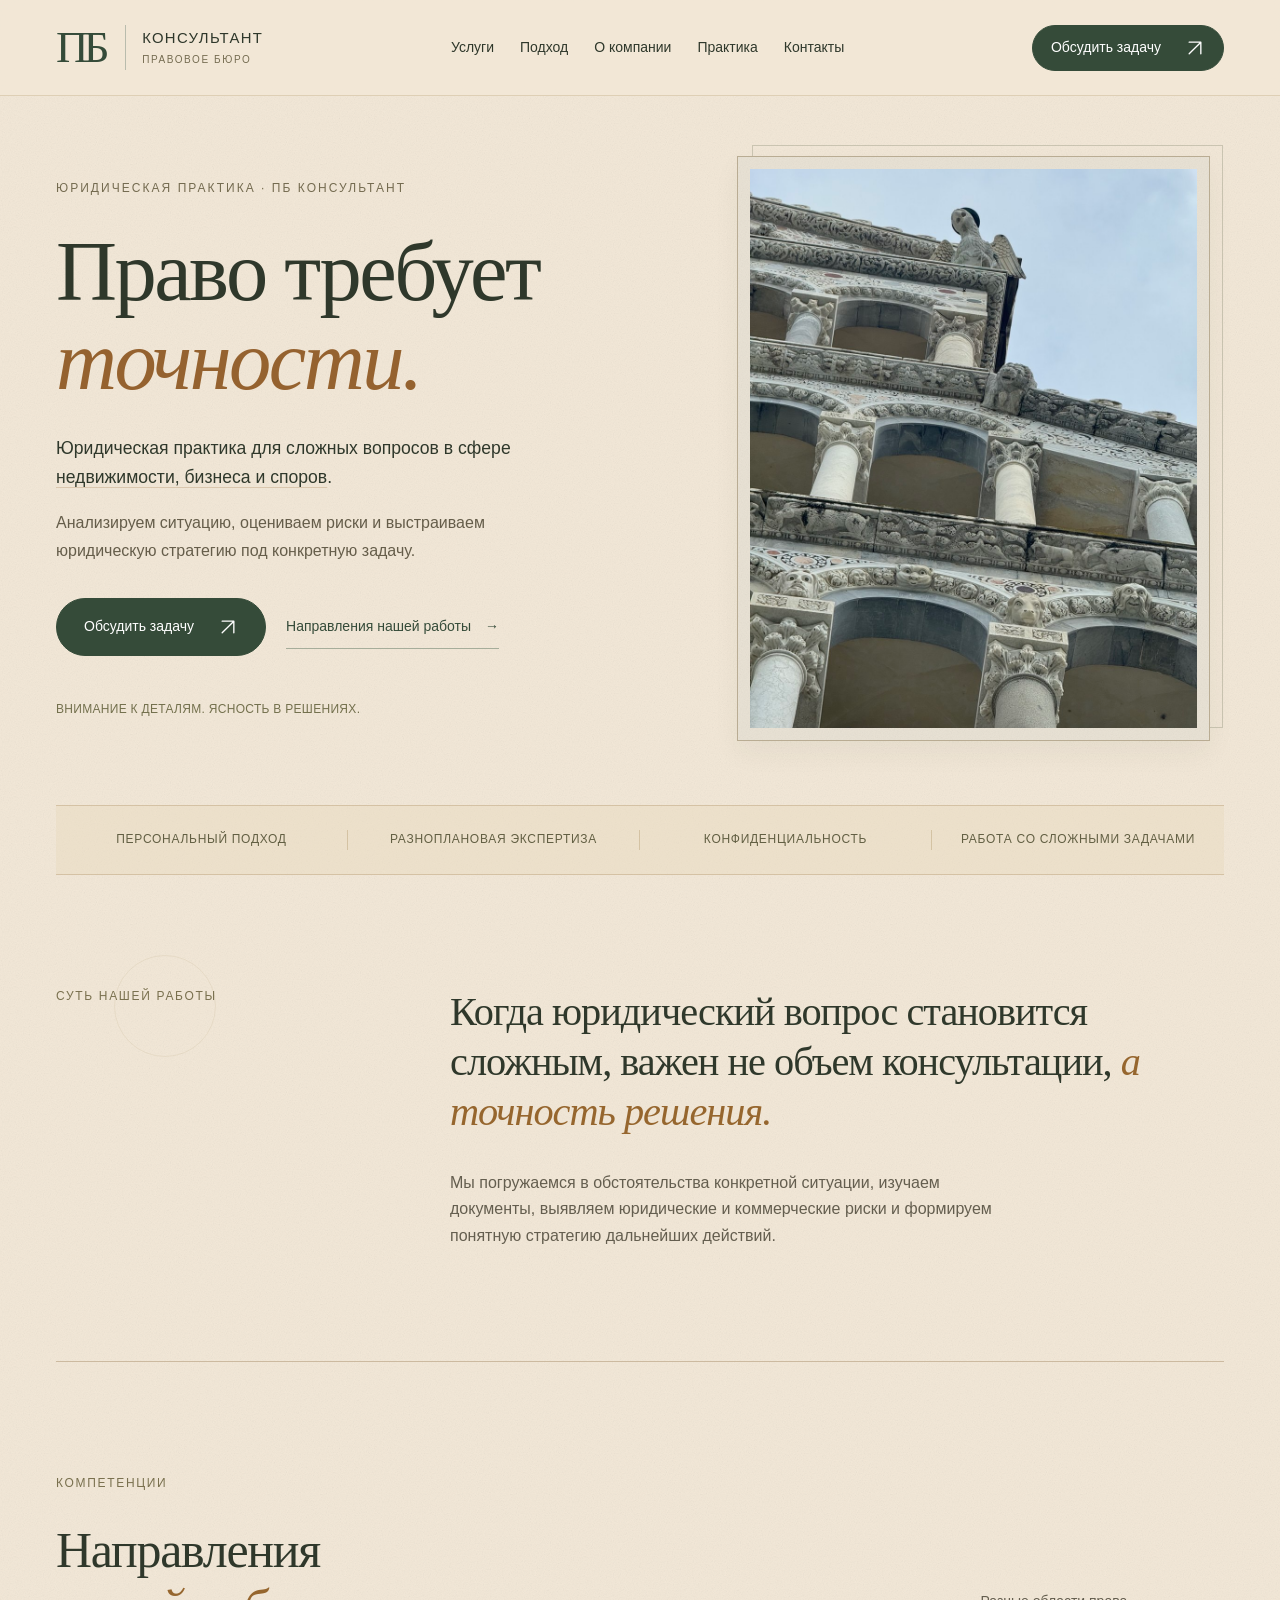
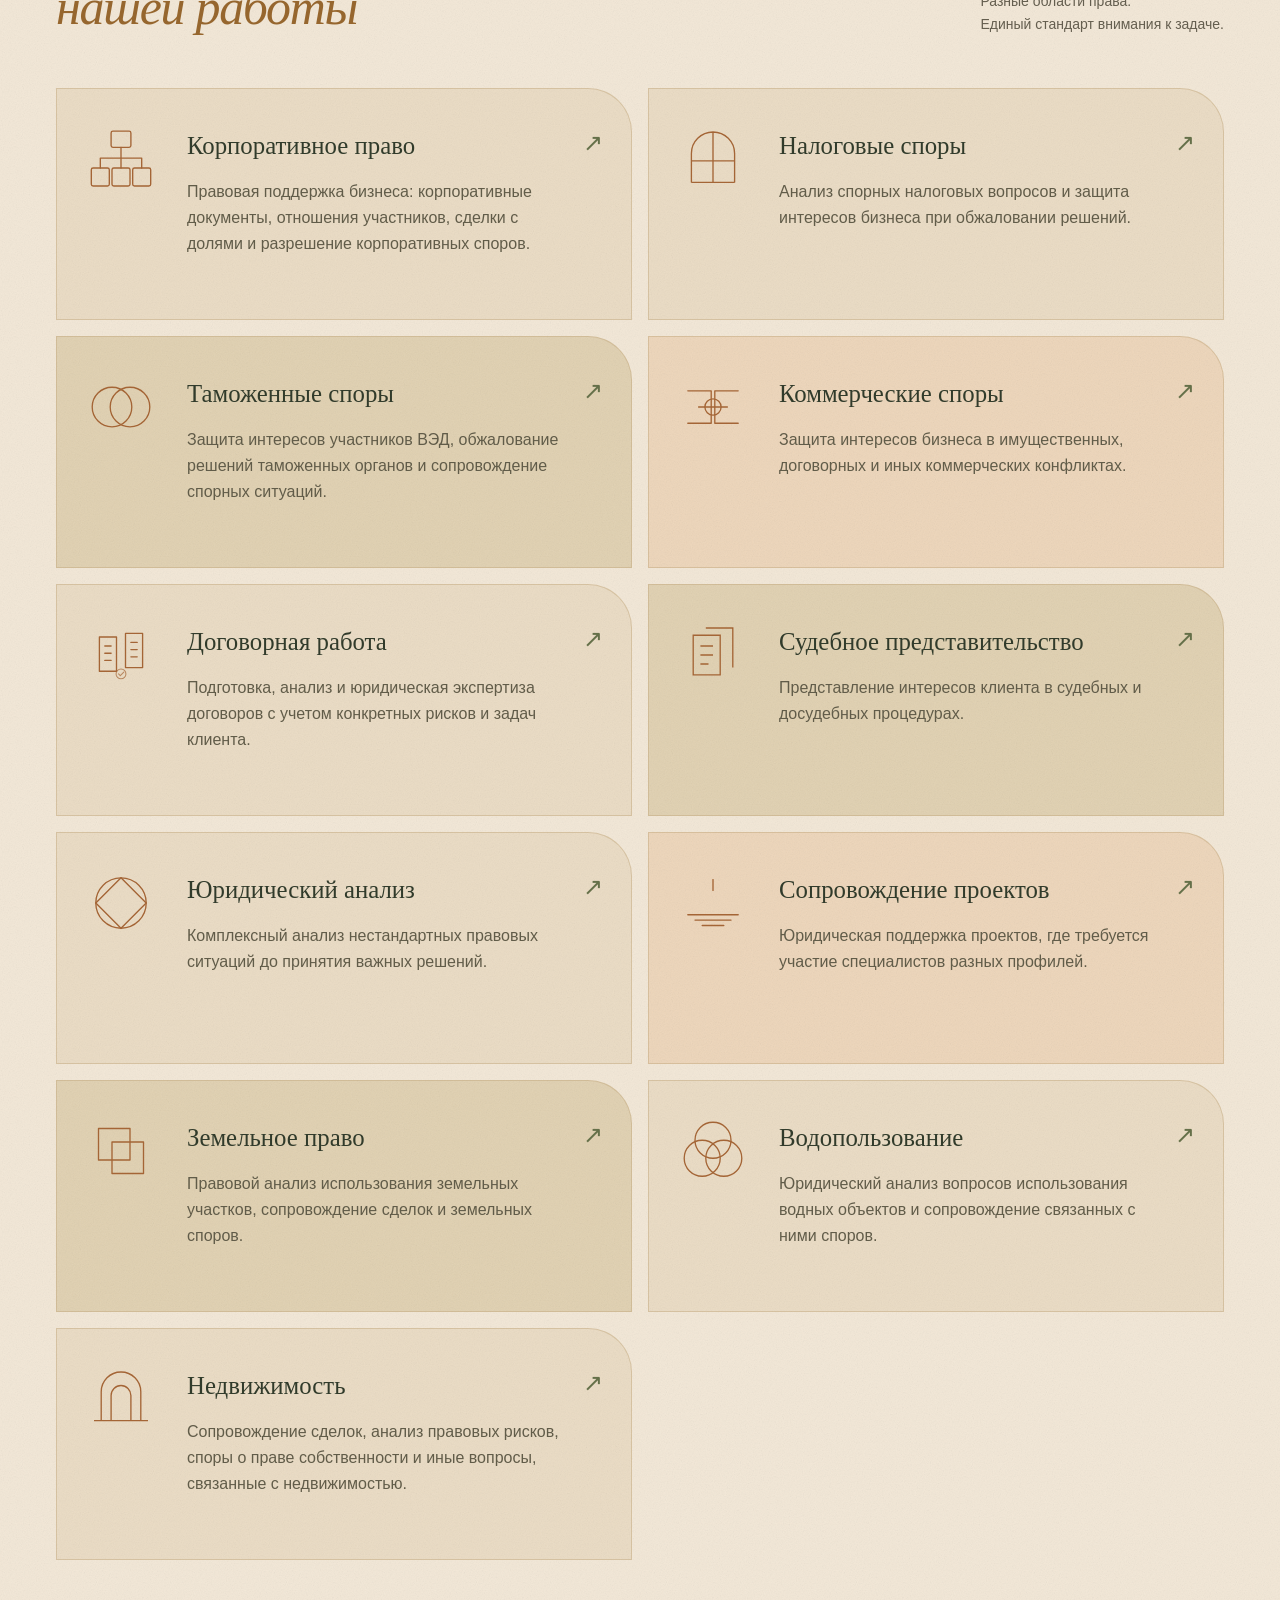
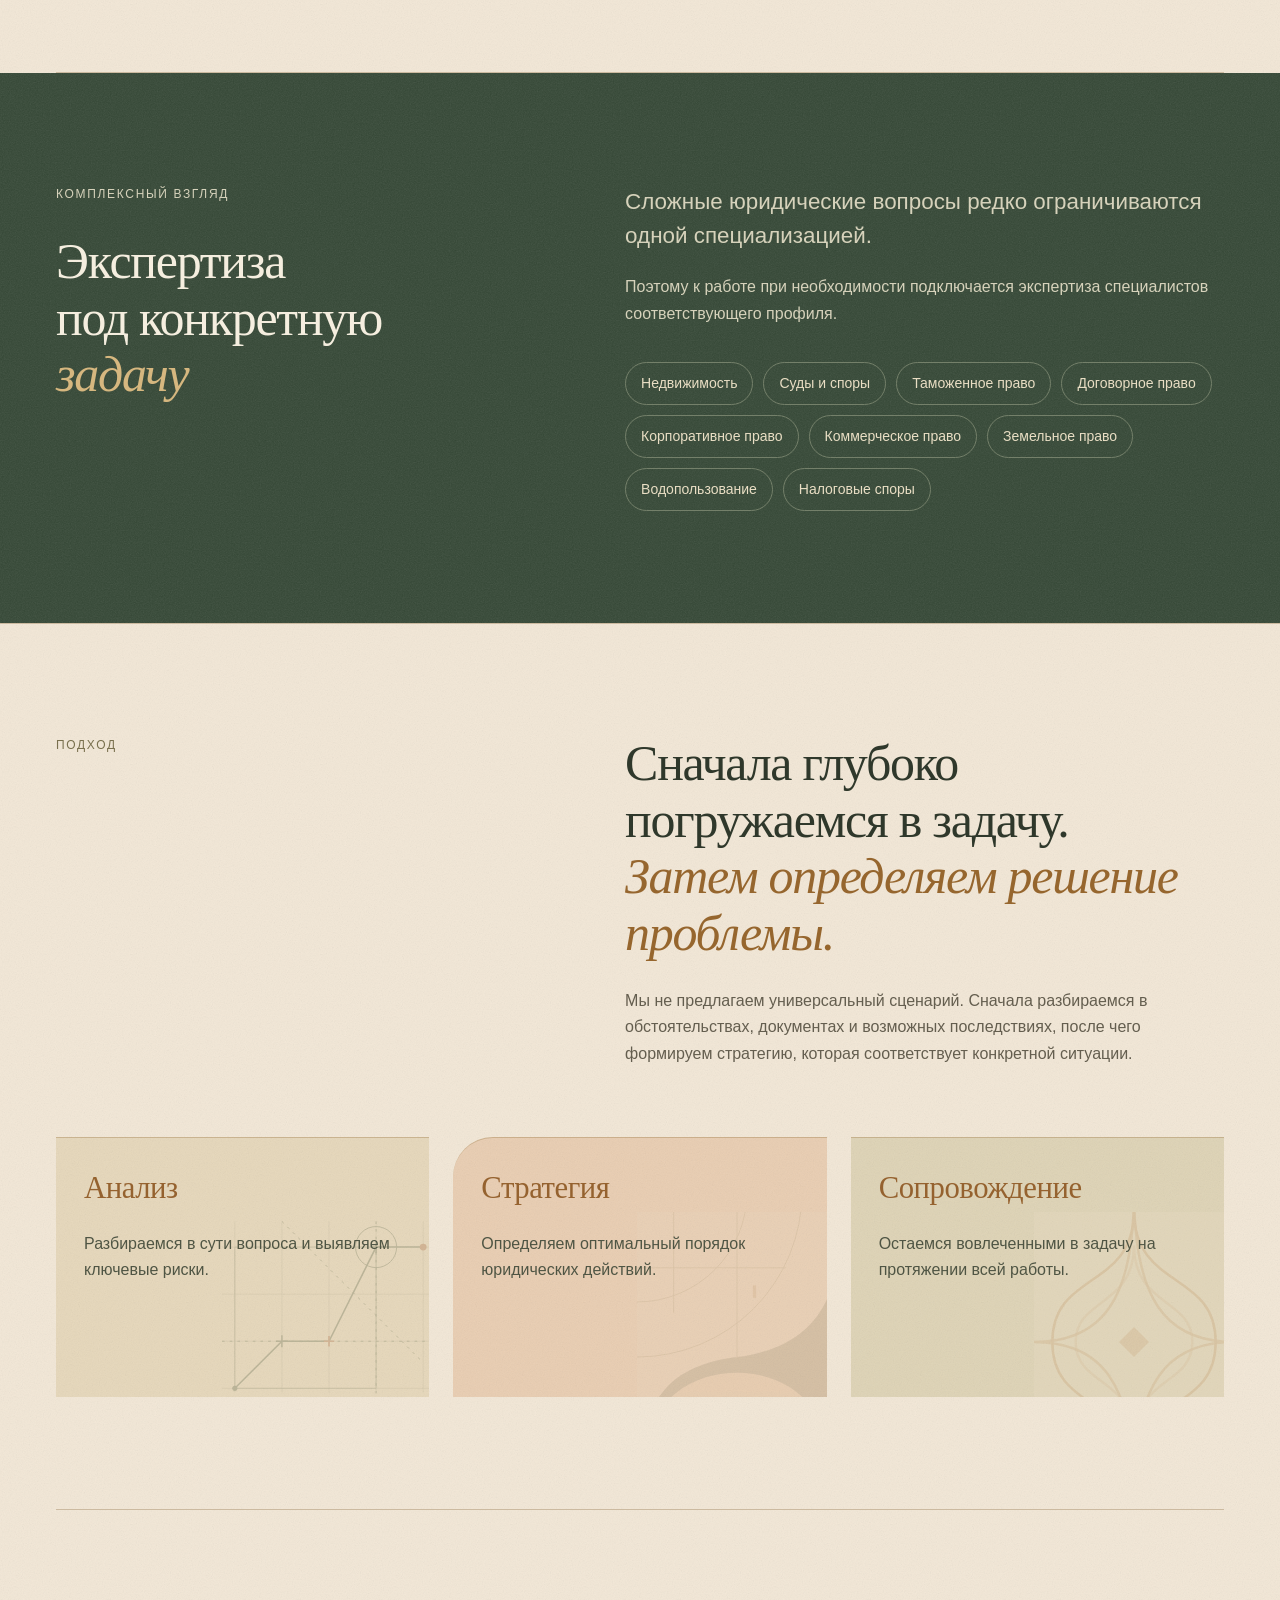
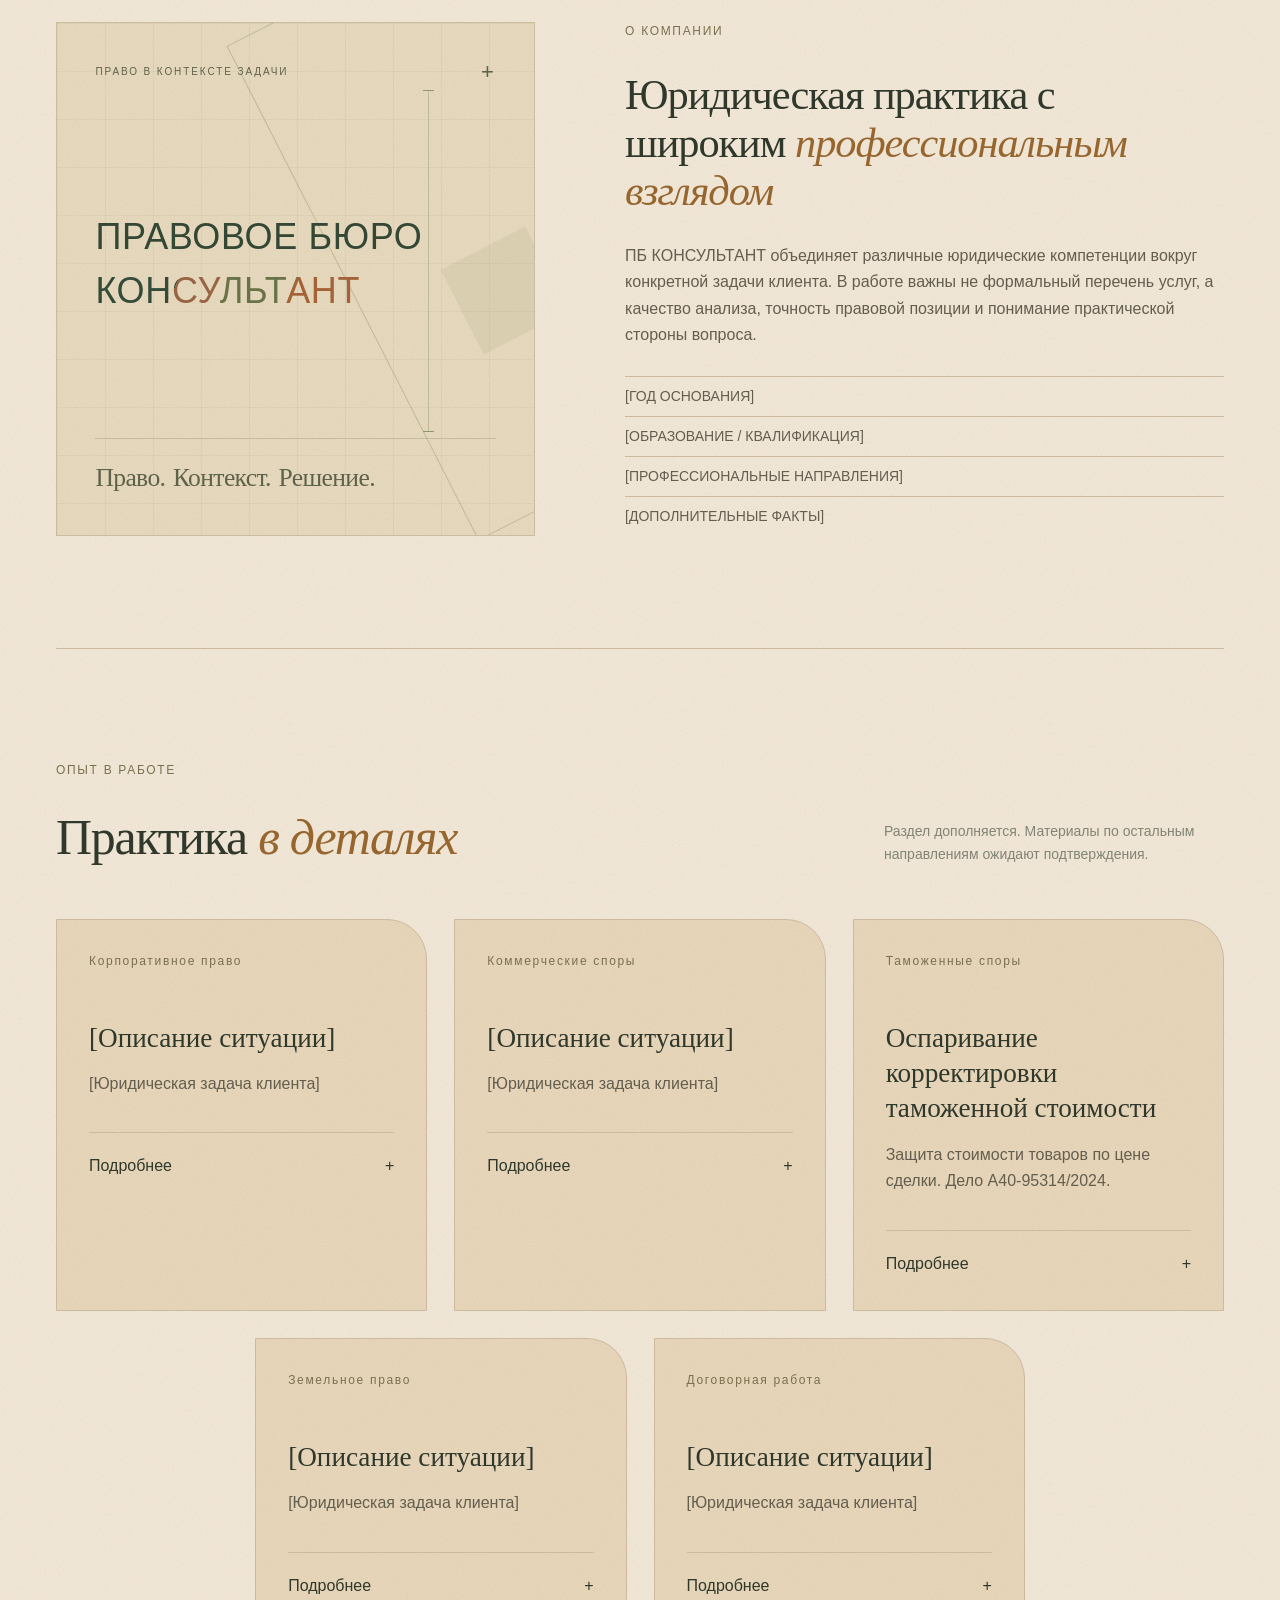
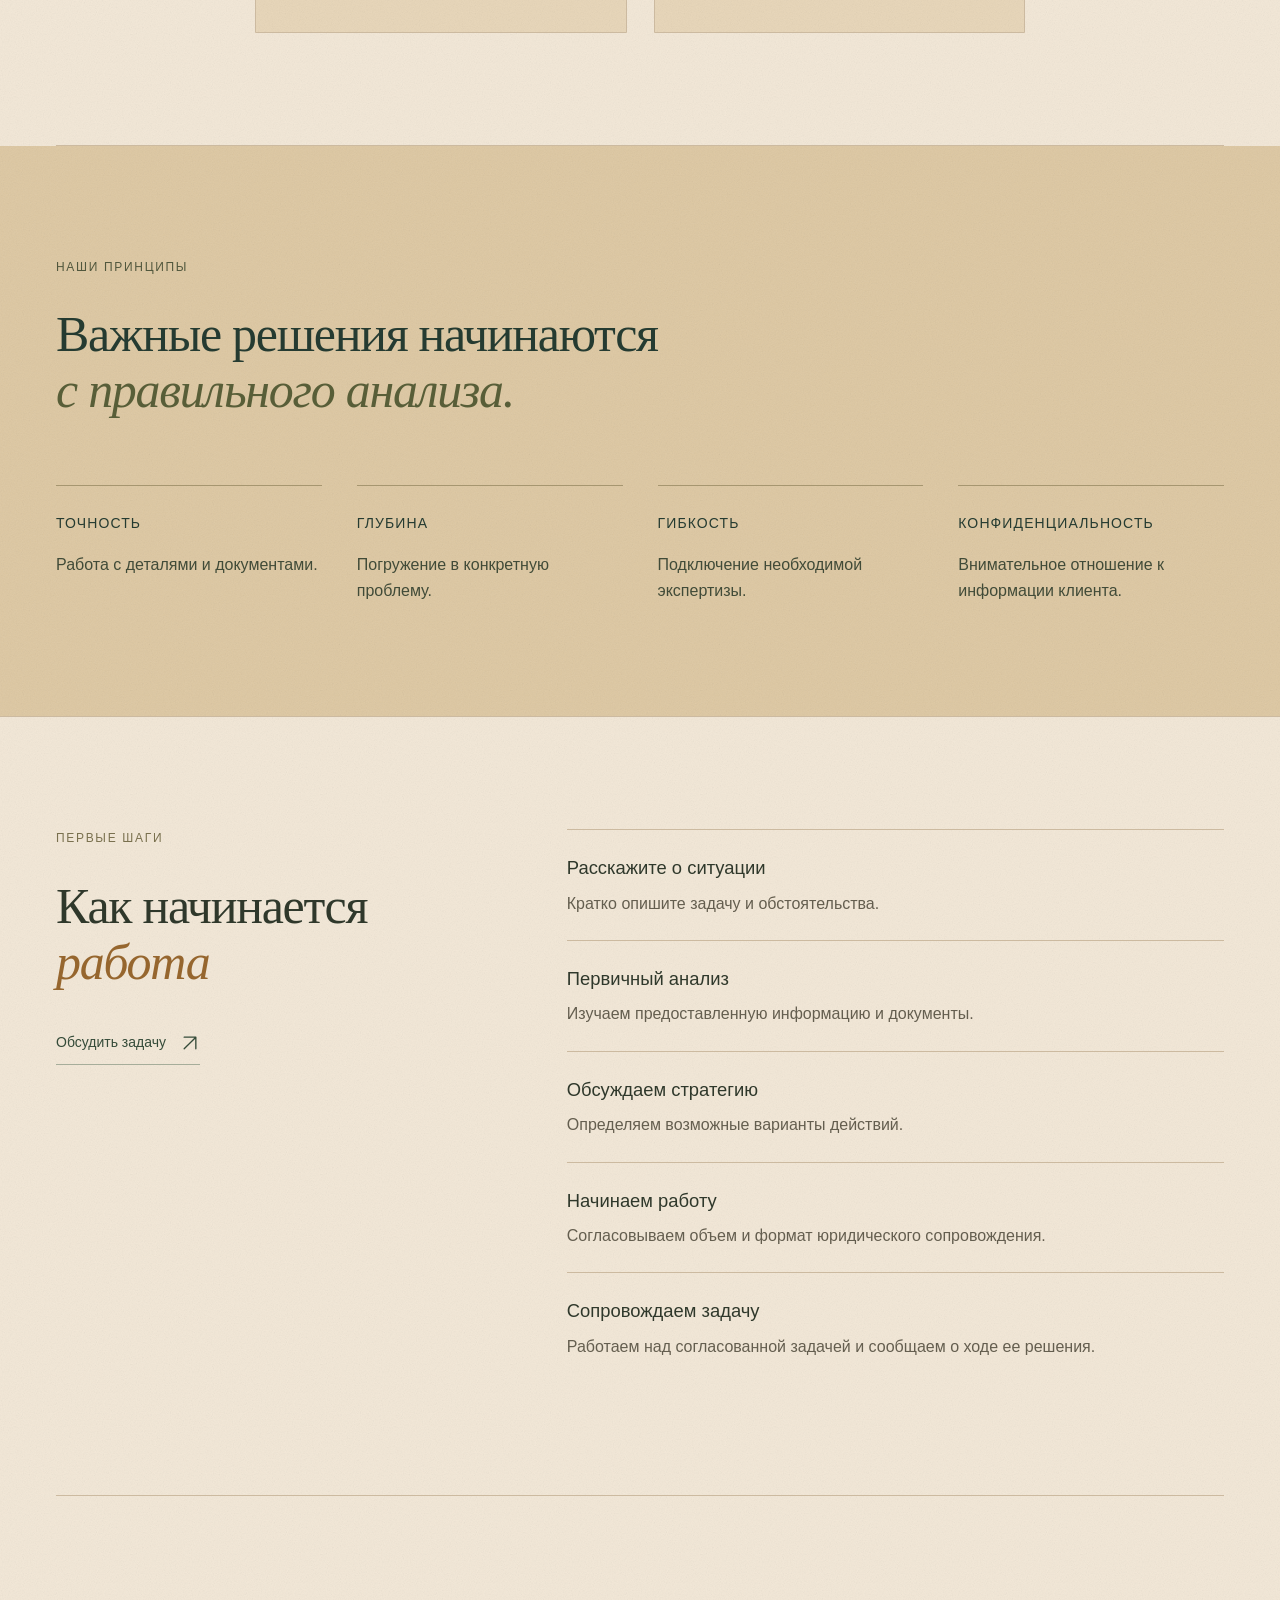
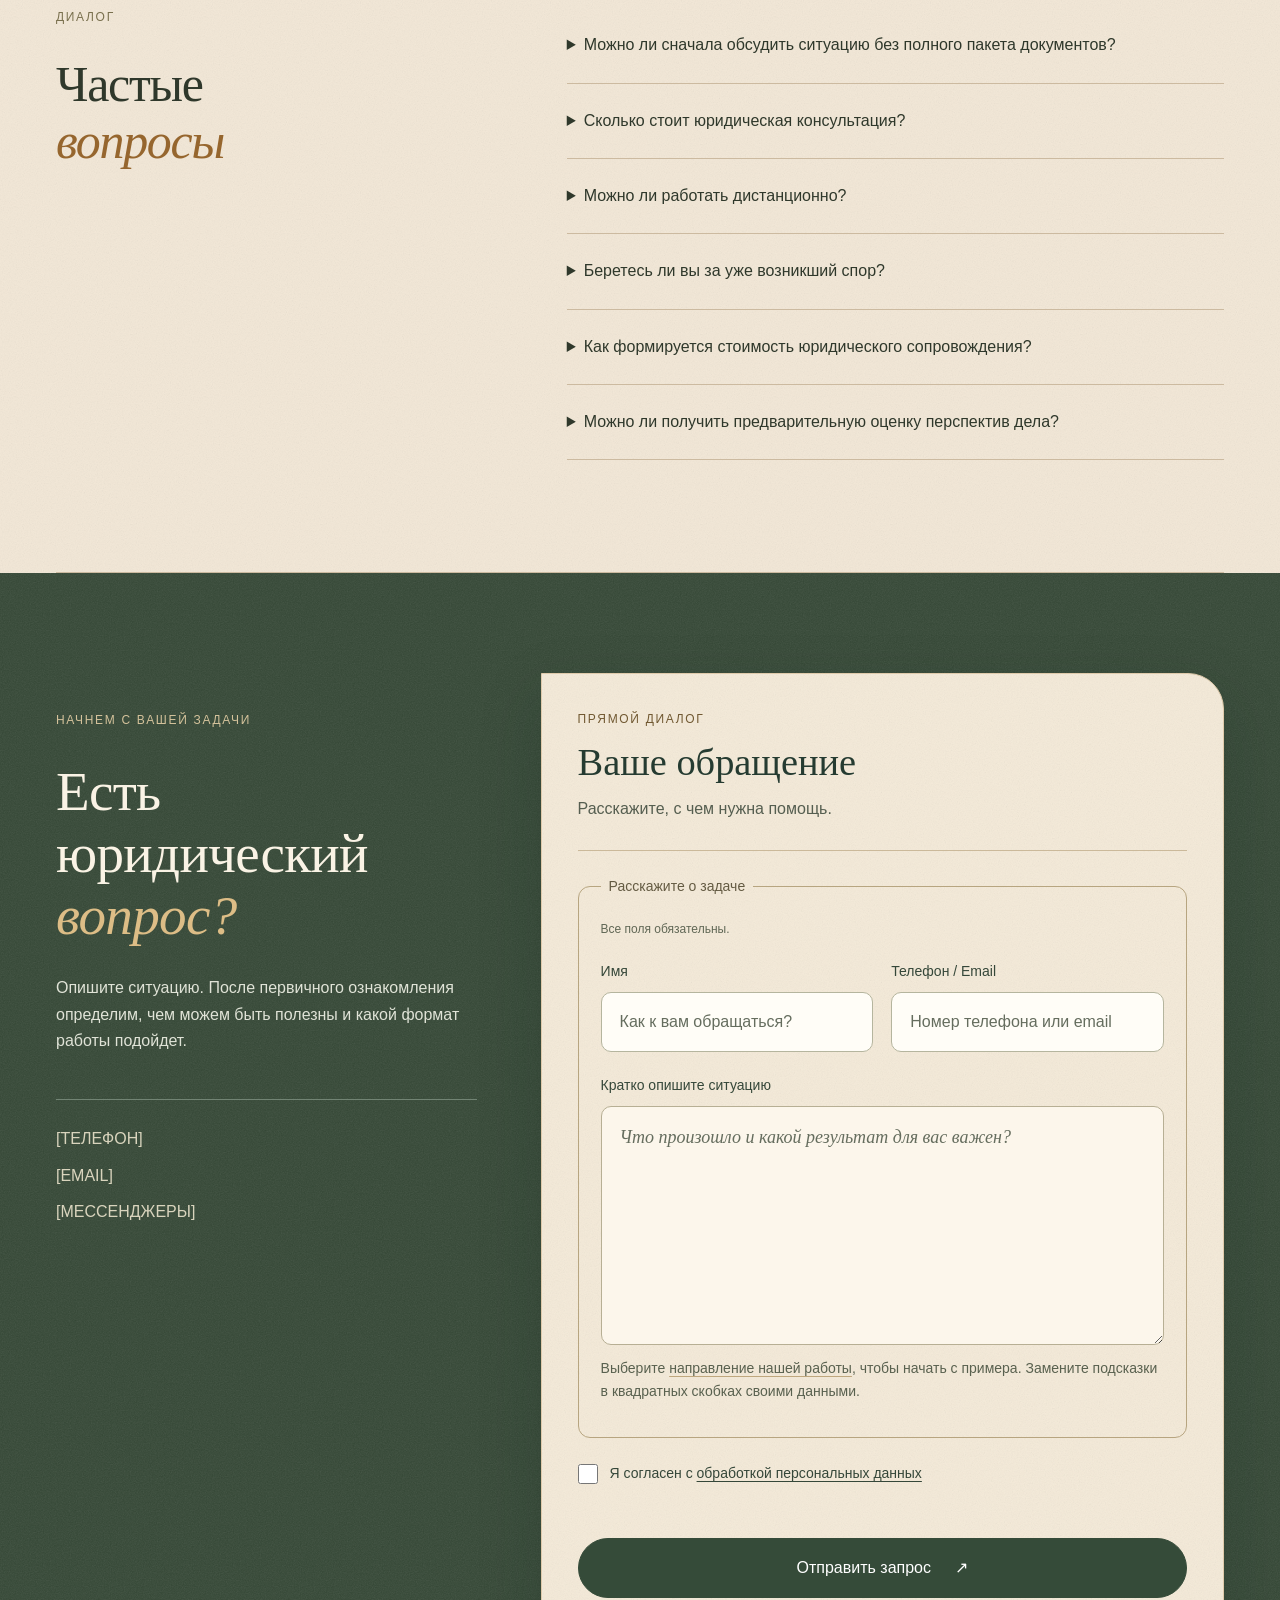
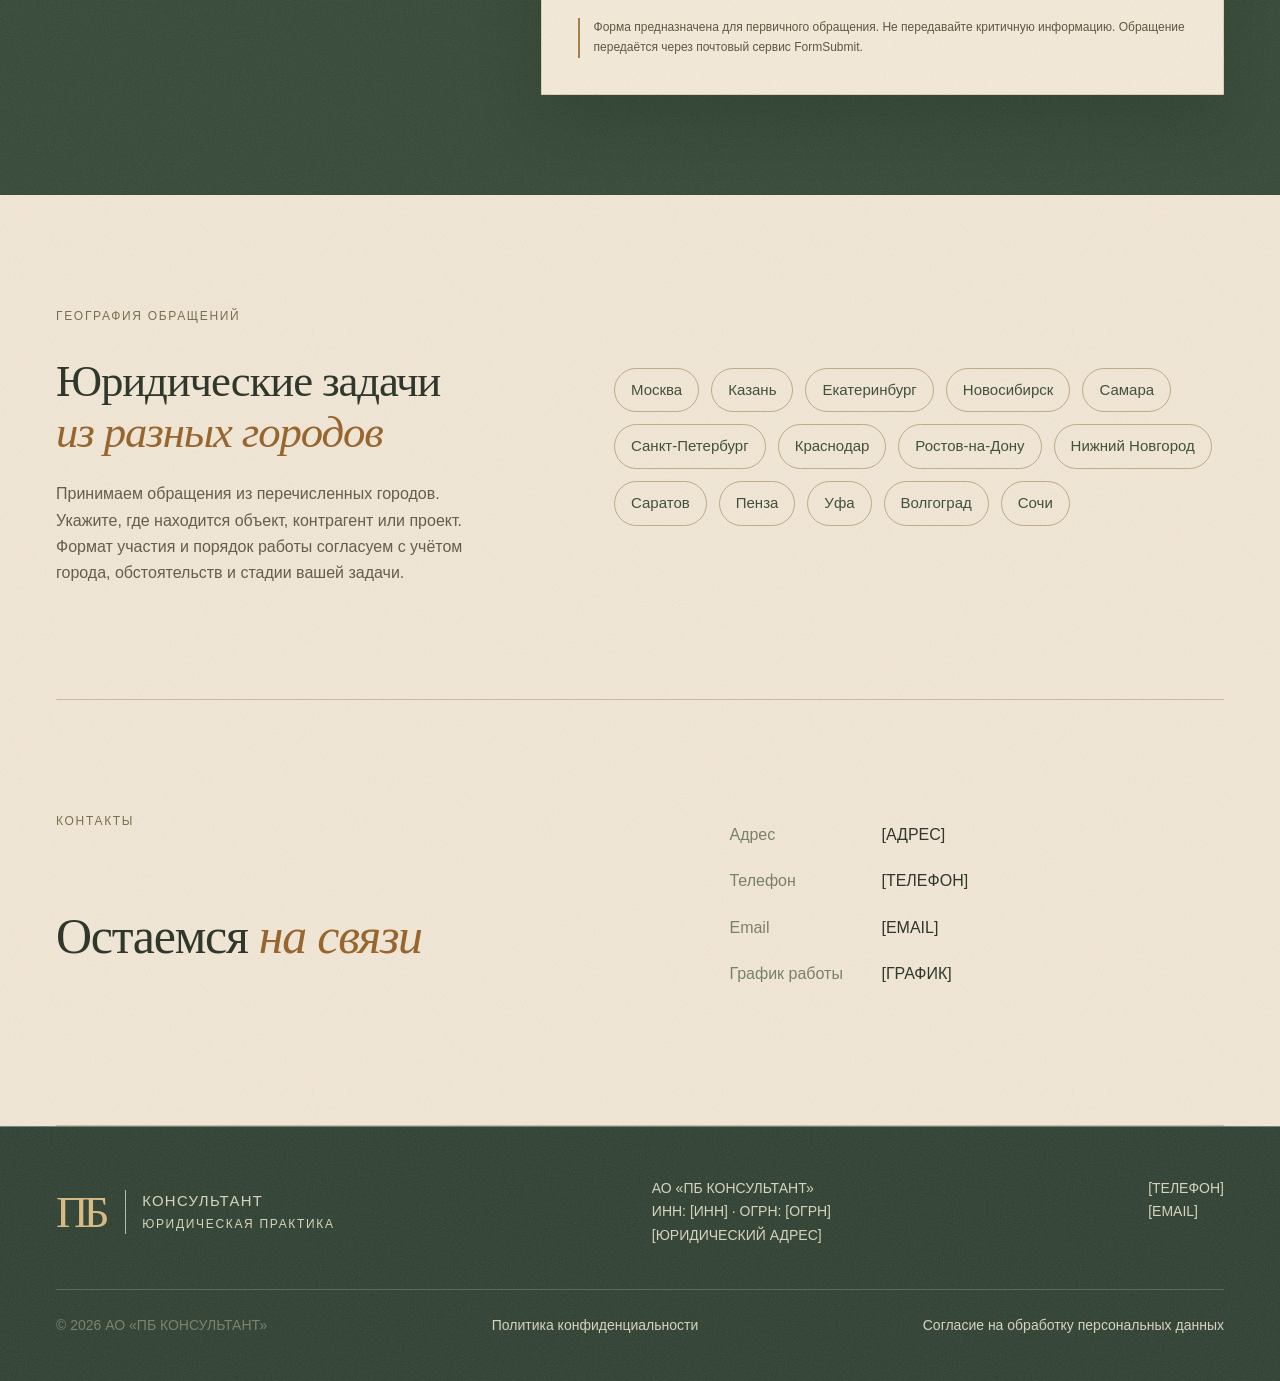
<file: index.html>
<!doctype html>
<html lang="ru">
    <head>
        <meta charset="utf-8">
        <script>document.documentElement.classList.add("pb-loading");</script>
        <style>
            html.pb-loading, html.pb-loading body { min-height: 100%; overflow: hidden; }
            html.pb-loading body > :not(#page-loader) { visibility: hidden !important; }
            html.pb-loading #page-loader { position: fixed; inset: 0; z-index: 9999; display: grid; place-items: center; padding: 24px; visibility: visible; background: #f5eedf; color: #253b31; }
            #page-loader[hidden], html:not(.pb-loading) #page-loader { display: none; }
            .loader-card { display: grid; justify-items: center; gap: 17px; color: inherit; font: 500 15px/1.5 Arial, sans-serif; letter-spacing: .035em; }
            .loader-card { transition: opacity .24s ease, transform .24s ease; }
            #page-loader.is-leaving .loader-card { opacity: 0; transform: translateY(-5px); }
            .loader-art { position: relative; width: 76px; height: 76px; display: grid; place-items: center; }
            .loader-art::before { content: ""; position: absolute; inset: 0; border: 1px solid #cabb9e; border-top-color: #b86b36; border-radius: 50%; animation: loader-orbit 1.5s linear infinite; }
            .loader-document { width: 48px; height: 56px; overflow: visible; }
            .loader-paper { transform-origin: 50% 50%; animation: loader-fly 2.5s 1.05s ease-in-out infinite; }
            .loader-signature { stroke-dasharray: 40; stroke-dashoffset: 40; animation: loader-sign 1.05s .15s ease forwards; }
            .loader-stamp { opacity: 0; transform-box: fill-box; transform-origin: center; animation: loader-stamp .45s .85s cubic-bezier(.2,.8,.3,1.25) forwards; }
            @keyframes loader-orbit { to { transform: rotate(360deg); } }
            @keyframes loader-sign { to { stroke-dashoffset: 0; } }
            @keyframes loader-stamp { to { opacity: 1; transform: scale(1); } }
            @keyframes loader-fly { 0%, 38% { opacity: 1; transform: translate(0,0) rotate(0); } 65%, 100% { opacity: 0; transform: translate(36px,-34px) rotate(13deg); } }
            @media (prefers-reduced-motion: reduce) { .loader-art::before, .loader-paper, .loader-signature, .loader-stamp { animation-duration: .01ms; animation-delay: 0ms; } }
        </style>
        <noscript><style>html.pb-loading body > :not(#page-loader) { visibility: visible !important; } #page-loader { display: none !important; }</style></noscript>
        <meta name="viewport" content="width=device-width, initial-scale=1, viewport-fit=cover">
        <meta name="theme-color" content="#f2e7d6">
        <title>ПБ Консультант — юридические услуги и сопровождение споров</title>
        <meta name="description" content="Налоговые и коммерческие споры, недвижимость, юридическое сопровождение проектов и водопользование. Анализ ситуации и правовая поддержка в ПБ Консультант.">
        <meta property="og:title" content="ПБ Консультант — юридические услуги и сопровождение споров">
        <meta property="og:description" content="Налоговые и коммерческие споры, недвижимость, юридическое сопровождение проектов и водопользование. Анализ ситуации и правовая поддержка в ПБ Консультант.">
        <meta property="og:type" content="website">
        <meta property="og:locale" content="ru_RU">
        <link rel="icon" href="favicon.svg" type="image/svg+xml">
        <link rel="stylesheet" href="css/styles.css">
        <link rel="stylesheet" href="css/responsive.css">
        <link rel="stylesheet" href="css/v3.css">
        <link rel="stylesheet" href="css/completion.css?v=20260919-corporate">
        <link rel="stylesheet" href="css/practice-motion.css">
        <link rel="stylesheet" href="css/editorial-motion.css">
        <link rel="stylesheet" href="css/service-pages.css">
        <!-- Порядок важен: сначала примеры, затем поведение страницы. -->
        <script src="js/practice-examples.js?v=20260919" defer>
        </script>
        <script src="js/form-service.js" defer></script>
        <script src="js/main.js" defer>
        </script>
        <script src="js/practice-motion.js?v=20260919-corporate" defer></script>
        <script src="js/editorial-motion.js" defer></script>
        <script src="js/page-loader.js?v=20260926" defer></script>
    </head>
    <body id="top">
        <div id="page-loader" role="status" aria-live="polite" aria-label="Сайт загружается">
            <div class="loader-card" aria-hidden="true">
                <span class="loader-art">
                    <svg class="loader-document" viewBox="0 0 48 56" fill="none">
                        <g class="loader-paper"><path d="M8 2.5h20l11.5 11V51a2.5 2.5 0 0 1-2.5 2.5H8A2.5 2.5 0 0 1 5.5 51V5A2.5 2.5 0 0 1 8 2.5Z" fill="#fffaf0" stroke="#344735" stroke-width="1.5"/><path d="M28 3v10.5h11" stroke="#344735" stroke-width="1.5"/><path d="M12 20h20M12 26h15" stroke="#c8b998" stroke-width="1.5"/><path class="loader-signature" d="m12 38 4-5 2 8 4-7 2 5 3-4 3 4 5-6" stroke="#a85f35" stroke-width="1.7" stroke-linecap="round" stroke-linejoin="round"/></g>
                        <g class="loader-stamp"><circle cx="34" cy="42" r="8" fill="#354b39" stroke="#f5eedf" stroke-width="2"/><path d="m30.5 42 2.2 2.2 4.6-4.8" stroke="#f5eedf" stroke-width="1.5" stroke-linecap="round" stroke-linejoin="round"/></g>
                    </svg>
                </span>
                <span>Сайт загружается</span>
            </div>
        </div>
        <a class="skip-link" href="#main">
            Перейти к содержанию
        </a>
        <!-- ШАПКА И НАВИГАЦИЯ -->
        <header class="header">
            <a class="brand" href="#top" aria-label="ПБ Консультант — главная">
                <span class="monogram">
                    ПБ
                </span>
                <span>
                    КОНСУЛЬТАНТ
                    <small>
                        ПРАВОВОЕ БЮРО
                    </small>
                </span>
            </a>
            <nav class="desktop-nav" aria-label="Основная навигация">
                <a href="#services">
                    Услуги
                </a>
                <a href="#approach">
                    Подход
                </a>
                <a href="#about">
                    О компании
                </a>
                <a href="#cases">Практика</a>
                <a href="#contacts">
                    Контакты
                </a>
            </nav>
            <div class="header-actions">
                <a class="button" href="#request">
                    Обсудить задачу
                    <svg class="button-arrow" width="20" height="20" viewBox="0 0 24 24" fill="none" stroke="currentColor" stroke-width="1.6" stroke-linecap="round" stroke-linejoin="round" aria-hidden="true" focusable="false"><path d="M5 19 19 5M5 5h14v14"/></svg>
                </a>
                <button class="menu-button" type="button" aria-label="Открыть меню" aria-expanded="false" aria-controls="mobile-nav" hidden>
                    ☰
                </button>
            </div>
            <nav class="mobile-nav" id="mobile-nav" aria-label="Мобильная навигация" hidden>
                <a href="#services">
                    Услуги
                </a>
                <a href="#approach">
                    Подход
                </a>
                <a href="#about">
                    О компании
                </a>
                <a href="#cases">Практика</a>
                <a href="#contacts">
                    Контакты
                </a>
            </nav>
        </header>
        <main id="main">
            <!-- ПЕРВЫЙ ЭКРАН. Изображение: images/architecture-hero.jpg. -->
            <section class="hero wrap" aria-labelledby="hero-title">
                <div class="hero-copy">
                    <p class="eyebrow">
                        ЮРИДИЧЕСКАЯ ПРАКТИКА · ПБ КОНСУЛЬТАНТ
                    </p>
                    <h1 id="hero-title">
                        Право требует
                        <br>
                        <em>
                            точности.
                        </em>
                    </h1>
                    <p class="hero-lead">
                        Юридическая практика для сложных вопросов в сфере <a class="inline-link" href="#services">недвижимости, бизнеса и споров</a>.
                    </p>
                    <p class="hero-note">
                        Анализируем ситуацию, оцениваем риски и выстраиваем юридическую стратегию под конкретную задачу.
                    </p>
                    <div class="hero-actions">
                        <a class="button" href="#request">
                            Обсудить задачу
                            <svg class="button-arrow" width="20" height="20" viewBox="0 0 24 24" fill="none" stroke="currentColor" stroke-width="1.6" stroke-linecap="round" stroke-linejoin="round" aria-hidden="true" focusable="false"><path d="M5 19 19 5M5 5h14v14"/></svg>
                        </a>
                        <a class="text-link" href="#services">
                            Направления нашей работы
                            <span aria-hidden="true">
                                →
                            </span>
                        </a>
                    </div>
                    <p class="hero-caption">
                        ВНИМАНИЕ К ДЕТАЛЯМ. ЯСНОСТЬ В РЕШЕНИЯХ.
                    </p>
                </div>
                <figure class="hero-image tree-composition">
                    <div class="tree-frame">
                        <img src="images/architecture-hero.jpg" alt="Каменные арки и резные детали исторического фасада" width="960" height="1280" fetchpriority="high">
                    </div>
                </figure>
            </section>
            <div class="trust wrap">
                <span>
                    Персональный подход
                </span>
                <span>
                    Разноплановая экспертиза
                </span>
                <span>
                    Конфиденциальность
                </span>
                <span>
                    Работа со сложными задачами
                </span>
            </div>
            <!-- ВВЕДЕНИЕ -->
            <section class="intro wrap section">
                <p class="eyebrow">
                    СУТЬ НАШЕЙ РАБОТЫ
                </p>
                <div>
                    <h2>
                        Когда юридический вопрос становится сложным, важен не объем консультации,
                        <em>
                            а точность решения.
                        </em>
                    </h2>
                    <p>
                        Мы погружаемся в обстоятельства конкретной ситуации, изучаем документы, выявляем юридические и коммерческие риски и формируем понятную стратегию дальнейших действий.
                    </p>
                </div>
            </section>
            <!-- НАПРАВЛЕНИЯ ПРАКТИКИ. data-practice связывает ссылку с примером обращения. -->
            <section id="services" class="practice section wrap">
                <div class="section-heading">
                    <div>
                        <p class="eyebrow">
                            КОМПЕТЕНЦИИ
                        </p>
                        <h2>Направления<br><em>нашей работы</em></h2>
                    </div>
                    <p>
                        Разные области права.
                        <br>
                        Единый стандарт внимания к задаче.
                    </p>
                </div>
                <div class="practice-list">
                    <a class="practice-row" href="#request" data-practice="corporate">
                        <svg class="practice-symbol practice-symbol--motion" viewBox="0 0 80 80" fill="none" stroke="currentColor" stroke-width="1.5" aria-hidden="true" focusable="false">
                            <path data-motion-part="branches" d="M40 27v23M17 50V39h46v11"/>
                            <rect data-motion-part="child-left" x="7" y="50" width="20" height="20" rx="2"/>
                            <rect data-motion-part="child-middle" x="30" y="50" width="20" height="20" rx="2"/>
                            <rect data-motion-part="child-right" x="53" y="50" width="20" height="20" rx="2"/>
                            <rect data-motion-part="parent" x="29" y="9" width="22" height="18" rx="2"/>
                        </svg>
                        <h3>Корпоративное право</h3>
                        <p>Правовая поддержка бизнеса: корпоративные документы, отношения участников, сделки с долями и разрешение корпоративных споров.</p>
                        <span class="practice-arrow" aria-hidden="true">↗</span>
                    </a>
                    <a class="practice-row" href="#request" data-practice="tax">
                        <svg class="practice-symbol" viewBox="0 0 80 80" fill="none" stroke="currentColor" stroke-width="1.2" aria-hidden="true"><path d="M16 66V34a24 24 0 0 1 48 0v32M16 66h48M40 10v56M16 42h48"/></svg>
                        <h3>
                            Налоговые споры
                        </h3>
                        <p>
                            Анализ спорных налоговых вопросов и защита интересов бизнеса при обжаловании решений.
                        </p>
                        <span class="practice-arrow" aria-hidden="true">
                            ↗
                        </span>
                    </a>
                    <a class="practice-row" href="#request" data-practice="customs">
                        <svg class="practice-symbol" viewBox="0 0 80 80" fill="none" stroke="currentColor" stroke-width="1.2" aria-hidden="true"><circle cx="30" cy="40" r="22"/><circle cx="50" cy="40" r="22"/></svg>
                        <h3>
                            Таможенные споры
                        </h3>
                        <p>
                            Защита интересов участников ВЭД, обжалование решений таможенных органов и сопровождение спорных ситуаций.
                        </p>
                        <span class="practice-arrow" aria-hidden="true">
                            ↗
                        </span>
                    </a>
                    <a class="practice-row" href="#request" data-practice="commercial">
                        <svg class="practice-symbol practice-symbol--motion" viewBox="0 0 80 80" fill="none" stroke="currentColor" stroke-width="1.5" aria-hidden="true" focusable="false">
                          <path d="M12 22h26v36H12M68 22H42v36h26"/>
                          <g data-motion-part="spindle">
                            <path d="M24 40h32"/>
                            <circle cx="40" cy="40" r="9"/>
                          </g>
                        </svg>
                        <h3>
                            Коммерческие споры
                        </h3>
                        <p>
                            Защита интересов бизнеса в имущественных, договорных и иных коммерческих конфликтах.
                        </p>
                        <span class="practice-arrow" aria-hidden="true">
                            ↗
                        </span>
                    </a>
                    <a class="practice-row" href="#request" data-practice="contracts">
                        <svg class="practice-symbol practice-symbol--motion" viewBox="0 0 80 80" fill="none" stroke="currentColor" stroke-width="1.5" aria-hidden="true" focusable="false">
                          <g data-motion-part="party-left">
                            <path d="M16 20h19v38H16ZM22 30h7M22 38h7M22 46h7"/>
                          </g>
                          <g data-motion-part="party-right">
                            <path d="M45 16h19v38H45ZM51 26h7M51 34h7M51 42h7"/>
                          </g>
                          <g data-motion-part="seal" opacity="0.7" transform="translate(40 61) scale(.78) translate(-40 -61)">
                            <circle cx="40" cy="61" r="7"/>
                            <path d="m36.5 61 2.5 2.5 5-5"/>
                          </g>
                        </svg>
                        <h3>
                            Договорная работа
                        </h3>
                        <p>
                            Подготовка, анализ и юридическая экспертиза договоров с учетом конкретных рисков и задач клиента.
                        </p>
                        <span class="practice-arrow" aria-hidden="true">
                            ↗
                        </span>
                    </a>
                    <a class="practice-row" href="#request" data-practice="litigation">
                        <svg class="practice-symbol" viewBox="0 0 80 80" fill="none" stroke="currentColor" stroke-width="1.2" aria-hidden="true"><path d="M18 18h30v44H18ZM32 10h30v44M26 30h14M26 40h14M26 50h9"/></svg>
                        <h3>
                            Судебное представительство
                        </h3>
                        <p>
                            Представление интересов клиента в судебных и досудебных процедурах.
                        </p>
                        <span class="practice-arrow" aria-hidden="true">
                            ↗
                        </span>
                    </a>
                    <a class="practice-row" href="#request" data-practice="legal-analysis">
                        <svg class="practice-symbol" viewBox="0 0 80 80" fill="none" stroke="currentColor" stroke-width="1.2" aria-hidden="true"><circle cx="40" cy="40" r="28"/><path d="m12 40 28-28 28 28-28 28Z"/></svg>
                        <h3>
                            Юридический анализ
                        </h3>
                        <p>
                            Комплексный анализ нестандартных правовых ситуаций до принятия важных решений.
                        </p>
                        <span class="practice-arrow" aria-hidden="true">
                            ↗
                        </span>
                    </a>
                    <a class="practice-row" href="#request" data-practice="projects">
                        <svg class="practice-symbol practice-symbol--motion" viewBox="0 0 80 80" fill="none" stroke="currentColor" stroke-width="1.5" aria-hidden="true" focusable="false">
                          <path data-motion-part="arch-outer" d="M12 53H68"/>
                          <path data-motion-part="arch-middle" d="M20 59H60"/>
                          <path data-motion-part="arch-inner" d="M28 65H52"/>
                          <path data-motion-part="lead" d="M40 14v12"/>
                        </svg>
                        <h3>
                            Сопровождение проектов
                        </h3>
                        <p>
                            Юридическая поддержка проектов, где требуется участие специалистов разных профилей.
                        </p>
                        <span class="practice-arrow" aria-hidden="true">
                            ↗
                        </span>
                    </a>
                    <a class="practice-row" href="#request" data-practice="land">
                        <svg class="practice-symbol practice-symbol--motion" viewBox="0 0 80 80" fill="none" stroke="currentColor" stroke-width="1.5" aria-hidden="true" focusable="false">
                          <rect data-motion-part="plot-first" x="15" y="15" width="35" height="35"/>
                          <rect data-motion-part="plot-second" x="30" y="30" width="35" height="35"/>
                        </svg>
                        <h3>
                            Земельное право
                        </h3>
                        <p>
                            Правовой анализ использования земельных участков, сопровождение сделок и земельных споров.
                        </p>
                        <span class="practice-arrow" aria-hidden="true">
                            ↗
                        </span>
                    </a>
                    <a class="practice-row" href="#request" data-practice="water">
                        <svg class="practice-symbol practice-symbol--motion" viewBox="0 0 80 80" fill="none" stroke="currentColor" stroke-width="1.5" aria-hidden="true" focusable="false">
                          <circle data-motion-part="bubble-top" cx="40" cy="28" r="20"/>
                          <circle data-motion-part="bubble-left" cx="28" cy="48" r="20"/>
                          <circle data-motion-part="bubble-right" cx="52" cy="48" r="20"/>
                        </svg>
                        <h3>
                            Водопользование
                        </h3>
                        <p>
                            Юридический анализ вопросов использования водных объектов и сопровождение связанных с ними споров.
                        </p>
                        <span class="practice-arrow" aria-hidden="true">
                            ↗
                        </span>
                    </a>
                    <a class="practice-row" href="#request" data-practice="real-estate">
                        <svg class="practice-symbol" viewBox="0 0 80 80" fill="none" stroke="currentColor" stroke-width="1.2" aria-hidden="true"><path d="M18 64V32a22 22 0 0 1 44 0v32M10 64h60M29 64V36a11 11 0 0 1 22 0v28"/></svg>
                        <h3>
                            Недвижимость
                        </h3>
                        <p>
                            Сопровождение сделок, анализ правовых рисков, споры о праве собственности и иные вопросы, связанные с недвижимостью.
                        </p>
                        <span class="practice-arrow" aria-hidden="true">
                            ↗
                        </span>
                    </a>
                </div>
            </section>
<!-- ЭКСПЕРТИЗА -->
            <section class="expertise section">
                <div class="wrap split">
                    <div>
                        <p class="eyebrow">
                            КОМПЛЕКСНЫЙ ВЗГЛЯД
                        </p>
                        <h2>
                            Экспертиза
                            <br>
                            под конкретную
                            <br>
                            <em>
                                задачу
                            </em>
                        </h2>
                    </div>
                    <div>
                        <p class="large-copy">
                            Сложные юридические вопросы редко ограничиваются одной специализацией.
                        </p>
                        <p>
                            Поэтому к работе при необходимости подключается экспертиза специалистов соответствующего профиля.
                        </p>
                        <div class="tags">
                            <span>
                                Недвижимость
                            </span>
                            <span>
                                Суды и споры
                            </span>
                            <span>
                                Таможенное право
                            </span>
                            <span>
                                Договорное право
                            </span>
                            <span>
                                Корпоративное право
                            </span>
                            <span>
                                Коммерческое право
                            </span>
                            <span>
                                Земельное право
                            </span>
                            <span>
                                Водопользование
                            </span>
                            <span>
                                Налоговые споры
                            </span>
                        </div>
                    </div>
                </div>
            </section>
            <!-- ПОДХОД: названия вместо нумерации -->
            <section id="approach" class="section wrap">
                <div class="split">
                    <p class="eyebrow">
                        ПОДХОД
                    </p>
                    <div>
                        <h2>
                            Сначала глубоко погружаемся в задачу.
                            <br>
                            <em>
                                Затем определяем решение проблемы.
                            </em>
                        </h2>
                        <p class="measure">
                            Мы не предлагаем универсальный сценарий. Сначала разбираемся в обстоятельствах, документах и возможных последствиях, после чего формируем стратегию, которая соответствует конкретной ситуации.
                        </p>
                    </div>
                </div>
                <div class="principles">
                    <article>
                        <h3 class="principle-title">
                            Анализ
                        </h3>
                        <p>
                            Разбираемся в сути вопроса и выявляем ключевые риски.
                        </p>
                    </article>
                    <article>
                        <h3 class="principle-title">
                            Стратегия
                        </h3>
                        <p>
                            Определяем оптимальный порядок юридических действий.
                        </p>
                    </article>
                    <article>
                        <h3 class="principle-title">
                            Сопровождение
                        </h3>
                        <p>
                            Остаемся вовлеченными в задачу на протяжении всей работы.
                        </p>
                    </article>
                </div>
            </section>
            <!-- О КОМПАНИИ -->
            <section id="about" class="about section wrap">
                <div class="about-mark identity-panel" data-identity>
    <div class="identity-topline">
        <span>ПРАВО В КОНТЕКСТЕ ЗАДАЧИ</span>
        <span class="identity-coordinate" aria-hidden="true">+</span>
    </div>
    <span class="identity-axis" aria-hidden="true"></span>
    <span class="identity-block" aria-hidden="true"></span>
    <div class="identity-wordmark">
        <span class="identity-full-name">ПРАВОВОЕ БЮРО</span>
        <span class="identity-name">КОНСУЛЬТАНТ</span>
    </div>
    <p class="identity-tagline"><span>Право.</span> <span>Контекст.</span> <span>Решение.</span></p>
</div>

                <div>
                    <p class="eyebrow">
                        О КОМПАНИИ
                    </p>
                    <h2>
                        Юридическая практика с широким
                        <em>
                            профессиональным взглядом
                        </em>
                    </h2>
                    <p>
                        ПБ КОНСУЛЬТАНТ объединяет различные юридические компетенции вокруг конкретной задачи клиента. В работе важны не формальный перечень услуг, а качество анализа, точность правовой позиции и понимание практической стороны вопроса.
                    </p>
                    <div class="facts">
                        <p>
                            [ГОД ОСНОВАНИЯ]
                        </p>
                        <p>
                            [ОБРАЗОВАНИЕ / КВАЛИФИКАЦИЯ]
                        </p>
                        <p>
                            [ПРОФЕССИОНАЛЬНЫЕ НАПРАВЛЕНИЯ]
                        </p>
                        <p>
                            [ДОПОЛНИТЕЛЬНЫЕ ФАКТЫ]
                        </p>
                    </div>
                </div>
            </section>
            <!-- КЕЙСЫ. Все данные пока являются явными шаблонами. -->
            <section id="cases" class="section wrap">
                <div class="section-heading">
                    <div>
                        <p class="eyebrow">
                            ОПЫТ В РАБОТЕ
                        </p>
                        <h2>
                            Практика
                            <em>
                                в деталях
                            </em>
                        </h2>
                    </div>
                    <p class="placeholder">
                        Раздел дополняется. Материалы по остальным направлениям ожидают подтверждения.
                    </p>
                </div>
                <div class="case-grid">
                    <article class="case">
                        <p class="eyebrow">
                            Корпоративное право
                        </p>
                        <h3>
                            [Описание ситуации]
                        </h3>
                        <p>
                            [Юридическая задача клиента]
                        </p>
                        <button class="case-button" type="button" data-dialog="case-0">
                            Подробнее
                            <span aria-hidden="true">
                                +
                            </span>
                        </button>
                    </article>
                    <article class="case">
                        <p class="eyebrow">
                            Коммерческие споры
                        </p>
                        <h3>
                            [Описание ситуации]
                        </h3>
                        <p>
                            [Юридическая задача клиента]
                        </p>
                        <button class="case-button" type="button" data-dialog="case-1">
                            Подробнее
                            <span aria-hidden="true">
                                +
                            </span>
                        </button>
                    </article>
                    <article class="case">
                        <p class="eyebrow">
                            Таможенные споры
                        </p>
                        <h3>
                            Оспаривание корректировки таможенной стоимости
                        </h3>
                        <p>
                            Защита стоимости товаров по цене сделки. Дело А40-95314/2024.
                        </p>
                        <button class="case-button" type="button" data-dialog="case-2">
                            Подробнее
                            <span aria-hidden="true">
                                +
                            </span>
                        </button>
                    </article>
                    <article class="case">
                        <p class="eyebrow">
                            Земельное право
                        </p>
                        <h3>
                            [Описание ситуации]
                        </h3>
                        <p>
                            [Юридическая задача клиента]
                        </p>
                        <button class="case-button" type="button" data-dialog="case-3">
                            Подробнее
                            <span aria-hidden="true">
                                +
                            </span>
                        </button>
                    </article>
                    <article class="case">
                        <p class="eyebrow">
                            Договорная работа
                        </p>
                        <h3>
                            [Описание ситуации]
                        </h3>
                        <p>
                            [Юридическая задача клиента]
                        </p>
                        <button class="case-button" type="button" data-dialog="case-4">
                            Подробнее
                            <span aria-hidden="true">
                                +
                            </span>
                        </button>
                    </article>
                </div>
            </section>
            <!-- ПРИНЦИПЫ -->
            <section class="advantages section">
                <div class="wrap">
                    <p class="eyebrow">
                        НАШИ ПРИНЦИПЫ
                    </p>
                    <h2>
                        Важные решения начинаются
                        <br>
                        <em>
                            с правильного анализа.
                        </em>
                    </h2>
                    <div class="advantage-grid">
                        <article>
                            <h3>
                                Точность
                            </h3>
                            <p>
                                Работа с деталями и документами.
                            </p>
                        </article>
                        <article>
                            <h3>
                                Глубина
                            </h3>
                            <p>
                                Погружение в конкретную проблему.
                            </p>
                        </article>
                        <article>
                            <h3>
                                Гибкость
                            </h3>
                            <p>
                                Подключение необходимой экспертизы.
                            </p>
                        </article>
                        <article>
                            <h3>
                                Конфиденциальность
                            </h3>
                            <p>
                                Внимательное отношение к информации клиента.
                            </p>
                        </article>
                    </div>
                </div>
            </section>
            <!-- ПРОЦЕСС РАБОТЫ -->
            <section class="process section wrap">
                <div>
                    <p class="eyebrow">
                        ПЕРВЫЕ ШАГИ
                    </p>
                    <h2>
                        Как начинается
                        <br>
                        <em>
                            работа
                        </em>
                    </h2>
                    <a class="text-link" href="#request">
                        Обсудить задачу
                        <svg class="button-arrow" width="20" height="20" viewBox="0 0 24 24" fill="none" stroke="currentColor" stroke-width="1.6" stroke-linecap="round" stroke-linejoin="round" aria-hidden="true" focusable="false"><path d="M5 19 19 5M5 5h14v14"/></svg>
                    </a>
                </div>
                <ol>
                    <li>
                        <h3>
                            Расскажите о ситуации
                        </h3>
                        <p>
                            Кратко опишите задачу и обстоятельства.
                        </p>
                    </li>
                    <li>
                        <h3>
                            Первичный анализ
                        </h3>
                        <p>
                            Изучаем предоставленную информацию и документы.
                        </p>
                    </li>
                    <li>
                        <h3>
                            Обсуждаем стратегию
                        </h3>
                        <p>
                            Определяем возможные варианты действий.
                        </p>
                    </li>
                    <li>
                        <h3>
                            Начинаем работу
                        </h3>
                        <p>
                            Согласовываем объем и формат юридического сопровождения.
                        </p>
                    </li>
                    <li>
                        <h3>
                            Сопровождаем задачу
                        </h3>
                        <p>
                            Работаем над согласованной задачей и сообщаем о ходе ее решения.
                        </p>
                    </li>
                </ol>
            </section>
            
            <!-- FAQ: нативные details/summary работают и без JavaScript. -->
            <section class="faq section wrap">
                <div>
                    <p class="eyebrow">
                        ДИАЛОГ
                    </p>
                    <h2>
                        Частые
                        <br>
                        <em>
                            вопросы
                        </em>
                    </h2>
                </div>
                <div>
                    <details class="faq-item">
                        <summary>
                            Можно ли сначала обсудить ситуацию без полного пакета документов?
                        </summary>
                        <p>
                            Да. Для начала достаточно краткого описания ситуации. После знакомства с задачей определим, какие документы потребуются для анализа.
                        </p>
                    </details>
                    <details class="faq-item">
                        <summary>
                            Сколько стоит юридическая консультация?
                        </summary>
                        <p>
                            Стоимость зависит от вопроса и объема документов. Условия и стоимость согласовываются до начала работы.
                        </p>
                    </details>
                    <details class="faq-item">
                        <summary>
                            Можно ли работать дистанционно?
                        </summary>
                        <p>
                            Формат работы обсуждается с учетом задачи. Консультации и обмен документами могут проходить дистанционно; необходимость личного участия определяем отдельно.
                        </p>
                    </details>
                    <details class="faq-item">
                        <summary>
                            Беретесь ли вы за уже возникший спор?
                        </summary>
                        <p>
                            Да. Изучим обстоятельства, документы и текущую стадию спора, после чего обсудим возможные действия.
                        </p>
                    </details>
                    <details class="faq-item">
                        <summary>
                            Как формируется стоимость юридического сопровождения?
                        </summary>
                        <p>
                            Учитываются сложность задачи, объем работы, сроки и необходимые компетенции. Формат оплаты согласовывается заранее.
                        </p>
                    </details>
                    <details class="faq-item">
                        <summary>
                            Можно ли получить предварительную оценку перспектив дела?
                        </summary>
                        <p>
                            После первичного анализа можно обсудить возможные сценарии и риски. Оценка перспектив не является гарантией результата.
                        </p>
                    </details>
                </div>
            </section>
            <!-- ФОРМА. Получатель задаётся в action. Подтвердите адрес в письме FormSubmit после первой отправки. -->
            <section id="request" class="cta section">
                <div class="wrap split">
                    <div>
                        <p class="eyebrow">
                            НАЧНЕМ С ВАШЕЙ ЗАДАЧИ
                        </p>
                        <h2>
                            Есть юридический
                            <br>
                            <em>
                                вопрос?
                            </em>
                        </h2>
                        <p>
                            Опишите ситуацию. После первичного ознакомления определим, чем можем быть полезны и какой формат работы подойдет.
                        </p>
                        <div class="cta-contacts">
                            <span>
                                [ТЕЛЕФОН]
                            </span>
                            <span>
                                [EMAIL]
                            </span>
                            <span>
                                [МЕССЕНДЖЕРЫ]
                            </span>
                        </div>
                    </div>
                    <form id="contact-form" class="contact-form" method="post"
                        action="https://formsubmit.co/dansal08@mail.ru"
                        data-endpoint="https://formsubmit.co/ajax/dansal08@mail.ru"
                        aria-labelledby="form-title">
                        <div class="form-heading">
                            <p class="eyebrow">ПРЯМОЙ ДИАЛОГ</p>
                            <h3 id="form-title">Ваше обращение</h3>
                            <p>Расскажите, с чем нужна помощь.</p>
                        </div>
                        <label class="honey" aria-hidden="true">
                            Сайт<input name="_honey" tabindex="-1" autocomplete="off">
                        </label>

                        <!-- Общая рамка объединяет рабочую область формы. -->
                        <fieldset class="form-fields">
                            <legend>Расскажите о задаче</legend>
                            <p class="required-note">Все поля обязательны.</p>
                            <div class="form-pair">
                                <div class="field">
                                    <label for="name">Имя</label>
                                    <input id="name" name="name" autocomplete="name"
                                        placeholder="Как к вам обращаться?" maxlength="120"
                                        aria-describedby="name-error" required>
                                    <p id="name-error" class="field-error" hidden></p>
                                </div>
                                <div class="field">
                                    <label for="contact">Телефон / Email</label>
                                    <input id="contact" name="contact" autocomplete="email"
                                        placeholder="Номер телефона или email" maxlength="200"
                                        spellcheck="false" aria-describedby="contact-error" required>
                                    <p id="contact-error" class="field-error" hidden></p>
                                </div>
                            </div>
                            <label for="message">Кратко опишите ситуацию</label>
                            <textarea id="message" name="message" rows="8" maxlength="6000"
                                placeholder="Что произошло и какой результат для вас важен?"
                                aria-describedby="message-help message-error example-status" required></textarea>
                            <p id="message-error" class="field-error" hidden></p>
                            <p id="message-help" class="field-help">
                                Выберите <a class="inline-link" href="#services">направление нашей работы</a>,
                                чтобы начать с примера. Замените подсказки в квадратных скобках своими данными.
                            </p>
                            <p id="example-status" class="field-help" role="status" aria-live="polite"></p>
                            <details id="example-preview" class="example-preview" hidden>
                                <summary>Посмотреть пример по выбранному направлению</summary>
                                <pre id="example-text"></pre>
                                <button id="apply-example" class="text-button" type="button">
                                    Заменить мой текст примером
                                </button>
                            </details>
                            <button id="undo-example" class="text-button" type="button" hidden>
                                Отменить подстановку
                            </button>
                        </fieldset>
                        <input id="practice" name="practice" type="hidden">

                        <div class="consent">
                            <input id="consent" name="consent" type="checkbox"
                                aria-describedby="consent-error" required>
                            <label for="consent">
                                Я согласен с
                                <a href="legal/consent.html" target="_blank" rel="noopener">обработкой персональных данных</a>
                            </label>
                        </div>
                        <p id="consent-error" class="field-error" hidden></p>
                        <button id="submit-request" class="button" type="submit" disabled>
                            Отправить запрос <span aria-hidden="true">↗</span>
                        </button>
                        <p id="form-status" class="form-status" role="status"
                            aria-live="polite" aria-atomic="true" tabindex="-1"></p>
                        <p id="intake-notice" class="form-notice">
                            Форма предназначена для первичного обращения. Не передавайте критичную информацию.
                            Обращение передаётся через почтовый сервис FormSubmit.
                        </p>
                        <noscript>
                            <p class="form-notice">Включите JavaScript, чтобы проверить поля и отправить обращение.</p>
                        </noscript>
                    </form>
                </div>
            </section>
            <!-- КОНТАКТЫ. Замените заглушки; для телефона используйте ссылку tel:, для email — mailto:. -->
<!-- service-regions:start -->
<section id="regions" class="regional-coverage section wrap" aria-labelledby="regions-title"><div><p class="eyebrow">ГЕОГРАФИЯ ОБРАЩЕНИЙ</p><h2 id="regions-title">Юридические задачи<br><em>из разных городов</em></h2><p>Принимаем обращения из перечисленных городов. Укажите, где находится объект, контрагент или проект. Формат участия и порядок работы согласуем с учётом города, обстоятельств и стадии вашей задачи.</p></div><ul class="coverage-cities" aria-label="Города, из которых принимаем обращения"><li>Москва</li><li>Казань</li><li>Екатеринбург</li><li>Новосибирск</li><li>Самара</li><li>Санкт-Петербург</li><li>Краснодар</li><li>Ростов-на-Дону</li><li>Нижний Новгород</li><li>Саратов</li><li>Пенза</li><li>Уфа</li><li>Волгоград</li><li>Сочи</li></ul></section>
<!-- service-regions:end -->
            <section id="contacts" class="contacts section wrap">
                <div>
                    <p class="eyebrow">
                        КОНТАКТЫ
                    </p>
                    <h2>
                        Остаемся
                        <em>
                            на связи
                        </em>
                    </h2>
                    <dl>
                        <div>
                            <dt>
                                Адрес
                            </dt>
                            <dd>
                                [АДРЕС]
                            </dd>
                        </div>
                        <div>
                            <dt>
                                Телефон
                            </dt>
                            <dd>
                                [ТЕЛЕФОН]
                            </dd>
                        </div>
                        <div>
                            <dt>
                                Email
                            </dt>
                            <dd>
                                [EMAIL]
                            </dd>
                        </div>
                        <div>
                            <dt>
                                График работы
                            </dt>
                            <dd>
                                [ГРАФИК]
                            </dd>
                        </div>
                    </dl>
                </div>
            </section>
        </main>
        <!-- ПОДВАЛ. Реквизиты и юридические документы заполняются владельцем. -->
        <footer class="footer">
            <div class="wrap">
            <div class="footer-top">
                <a class="brand" href="#top" aria-label="ПБ Консультант — главная">
                    <span class="monogram">
                        ПБ
                    </span>
                    <span>
                        КОНСУЛЬТАНТ
                        <small>
                            ЮРИДИЧЕСКАЯ ПРАКТИКА
                        </small>
                    </span>
                </a>
                <p>
                    АО «ПБ КОНСУЛЬТАНТ»
                    <br>
                    ИНН: [ИНН] · ОГРН: [ОГРН]
                    <br>
                    [ЮРИДИЧЕСКИЙ АДРЕС]
                </p>
                <p>
                    [ТЕЛЕФОН]
                    <br>
                    [EMAIL]
                </p>
            </div>
            <div class="footer-bottom">
                <span>
                    © 2026 АО «ПБ КОНСУЛЬТАНТ»
                </span>
                <a href="legal/privacy.html">
                    Политика конфиденциальности
                </a>
                <a href="legal/consent.html">
                    Согласие на обработку персональных данных
                </a>
            </div>
            </div>
        </footer>
        <div class="mobile-cta">
            <a class="button" href="#request">
                Обсудить задачу
                <svg class="button-arrow" width="20" height="20" viewBox="0 0 24 24" fill="none" stroke="currentColor" stroke-width="1.6" stroke-linecap="round" stroke-linejoin="round" aria-hidden="true" focusable="false"><path d="M5 19 19 5M5 5h14v14"/></svg>
            </a>
        </div>

        <!-- Подтверждение обязательно перед каждой передачей данных. -->
        <dialog class="send-warning" id="send-warning" aria-labelledby="warning-title" aria-describedby="warning-text">
            <p class="eyebrow">ПЕРЕД ОТПРАВКОЙ</p>
            <h2 id="warning-title" tabindex="-1" autofocus>Позаботимся о конфиденциальности</h2>
            <p id="warning-text">
                Форма предназначена только для первичного обращения. Пожалуйста, не передавайте
                критичную или конфиденциальную информацию через наш сайт. Для подробностей и документов
                согласуйте с нами другой удобный канал связи.
            </p>
            <small class="developer-note">Передаём вам «Большое спасибо за понимание» от нашего разработчика.</small>
            <label class="warning-acknowledgement" for="warning-acknowledgement">
                <input id="warning-acknowledgement" type="checkbox" required>
                <span>Я прочитал(а) предупреждение и согласен(на) использовать форму только для первичного обращения.</span>
            </label>
            <div class="warning-actions">
                <button class="button button-outline" id="cancel-send" type="button">Вернуться к тексту</button>
                <button class="button" id="confirm-send" type="button" disabled>Отправить обращение</button>
            </div>
        </dialog>

        <!-- ДЕТАЛЬНЫЕ ОПИСАНИЯ КЕЙСОВ -->
        <!-- Кейс: замените тексты здесь и в соответствующей карточке выше. -->
        <dialog class="case-dialog" id="case-0" aria-labelledby="case-title-0">
            <button type="button" class="dialog-close" data-close-dialog aria-label="Закрыть кейс">
                ×
            </button>
            <h2 id="case-title-0">
                Корпоративное право
            </h2>
            <p class="placeholder">
                Шаблон. Подтвержденный кейс пока не предоставлен.
            </p>
            <h3>
                Ситуация
            </h3>
            <p>
                [Описание ситуации]
            </p>
            <h3>
                Задача
            </h3>
            <p>
                [Юридическая задача клиента]
            </p>
            <h3>
                Подход
            </h3>
            <p>
                [Какие действия были предприняты]
            </p>
            <h3>
                Результат
            </h3>
            <p>
                [Подтвержденный результат]
            </p>
        </dialog>
        <!-- Кейс: замените тексты здесь и в соответствующей карточке выше. -->
        <dialog class="case-dialog" id="case-1" aria-labelledby="case-title-1">
            <button type="button" class="dialog-close" data-close-dialog aria-label="Закрыть кейс">
                ×
            </button>
            <h2 id="case-title-1">
                Коммерческие споры
            </h2>
            <p class="placeholder">
                Шаблон. Подтвержденный кейс пока не предоставлен.
            </p>
            <h3>
                Ситуация
            </h3>
            <p>
                [Описание ситуации]
            </p>
            <h3>
                Задача
            </h3>
            <p>
                [Юридическая задача клиента]
            </p>
            <h3>
                Подход
            </h3>
            <p>
                [Какие действия были предприняты]
            </p>
            <h3>
                Результат
            </h3>
            <p>
                [Подтвержденный результат]
            </p>
        </dialog>
        <!-- Кейс: замените тексты здесь и в соответствующей карточке выше. -->
        <dialog class="case-dialog" id="case-2" aria-labelledby="case-title-2">
            <button type="button" class="dialog-close" data-close-dialog aria-label="Закрыть кейс">
                ×
            </button>
            <h2 id="case-title-2">
                Таможенные споры
            </h2>
            <h3>
                Ситуация
            </h3>
            <p>Таможенный орган скорректировал заявленную Обществом таможенную стоимость ввезённых товаров, посчитав её заниженной по сравнению с ценовой информацией, имевшейся в распоряжении таможни по другим поставкам.</p>
<p>При этом таможенная стоимость была определена декларантом по цене сделки и подтверждалась документами, представленными как при таможенном декларировании, так и дополнительно по запросам таможенного органа в ходе проверки.</p>
<p>Несмотря на предоставленные документы и пояснения, Центральная акцизная таможня и Акцизный специализированный таможенный пост приняли решения о внесении изменений и дополнений в сведения, заявленные в декларациях на товары.</p>
            <h3>
                Задача
            </h3>
            <p>Защитить право Общества на применение заявленной таможенной стоимости товаров, определённой по цене сделки, и оспорить решения таможенного органа о её корректировке.</p>
<p>Необходимо было доказать, что представленные декларантом сведения являются достоверными, количественно определяемыми и документально подтверждёнными, а использованная таможенным органом сравнительная ценовая информация сама по себе не свидетельствует о недостоверности заявленной стоимости.</p>
            <h3>
                Подход
            </h3>
            <p>Был сформирован и представлен таможенному органу комплект документов и пояснений, подтверждающих заявленную таможенную стоимость товаров и условия совершения сделки.</p>
<p>После принятия таможенным органом решений о корректировке таможенной стоимости интересы Общества были защищены в Арбитражном суде г. Москвы.</p>
<p>В ходе судебного разбирательства была обоснована достоверность документов и сведений, представленных декларантом, а также доказано отсутствие надлежащих оснований для корректировки таможенной стоимости.</p>
<p>Отдельное внимание было уделено тому, что таможенный орган:</p>
<ul>
                <li>не представил доказательств недостоверности документов, подтверждающих таможенную стоимость;</li>
                <li>не обосновал причины непринятия представленных декларантом документов;</li>
                <li>не доказал правомерность использования сравнительной ценовой информации;</li>
                <li>не подтвердил сопоставимость иных поставок из базы таможенных деклараций с конкретными коммерческими условиями сделки Общества;</li>
                <li>не доказал наличие ограничений или условий сделки, которые могли повлиять на заявленную цену товара.</li>
            </ul>
            <h3>
                Результат
            </h3>
            <p>Арбитражный суд г. Москвы признал незаконными решения Центральной акцизной таможни и Акцизного специализированного таможенного поста о внесении изменений и дополнений в сведения, заявленные в декларациях на товары.</p>
<p>На Центральную акцизную таможню была возложена обязанность устранить допущенные нарушения прав и интересов Общества и принять таможенную стоимость товаров, определённую декларантом по цене сделки.</p>
<p>Суд подтвердил, что таможенный орган не доказал недостоверность представленных Обществом документов и не обосновал применение сравнительной ценовой информации для корректировки таможенной стоимости.</p>
<p>Решение суда первой инстанции было оставлено без изменения судом апелляционной инстанции по делу А40-95314/2024.</p>
        </dialog>
        <dialog class="case-dialog" id="case-3" aria-labelledby="case-title-3">
            <button type="button" class="dialog-close" data-close-dialog aria-label="Закрыть кейс">
                ×
            </button>
            <h2 id="case-title-3">
                Земельное право
            </h2>
            <p class="placeholder">
                Шаблон. Подтвержденный кейс пока не предоставлен.
            </p>
            <h3>
                Ситуация
            </h3>
            <p>
                [Описание ситуации]
            </p>
            <h3>
                Задача
            </h3>
            <p>
                [Юридическая задача клиента]
            </p>
            <h3>
                Подход
            </h3>
            <p>
                [Какие действия были предприняты]
            </p>
            <h3>
                Результат
            </h3>
            <p>
                [Подтвержденный результат]
            </p>
        </dialog>
        <dialog class="case-dialog" id="case-4" aria-labelledby="case-title-4">
            <button type="button" class="dialog-close" data-close-dialog aria-label="Закрыть кейс">
                ×
            </button>
            <h2 id="case-title-4">
                Договорная работа
            </h2>
            <p class="placeholder">
                Шаблон. Подтвержденный кейс пока не предоставлен.
            </p>
            <h3>
                Ситуация
            </h3>
            <p>
                [Описание ситуации]
            </p>
            <h3>
                Задача
            </h3>
            <p>
                [Юридическая задача клиента]
            </p>
            <h3>
                Подход
            </h3>
            <p>
                [Какие действия были предприняты]
            </p>
            <h3>
                Результат
            </h3>
            <p>
                [Подтвержденный результат]
            </p>
        </dialog>
    </body>
</html>
</file>
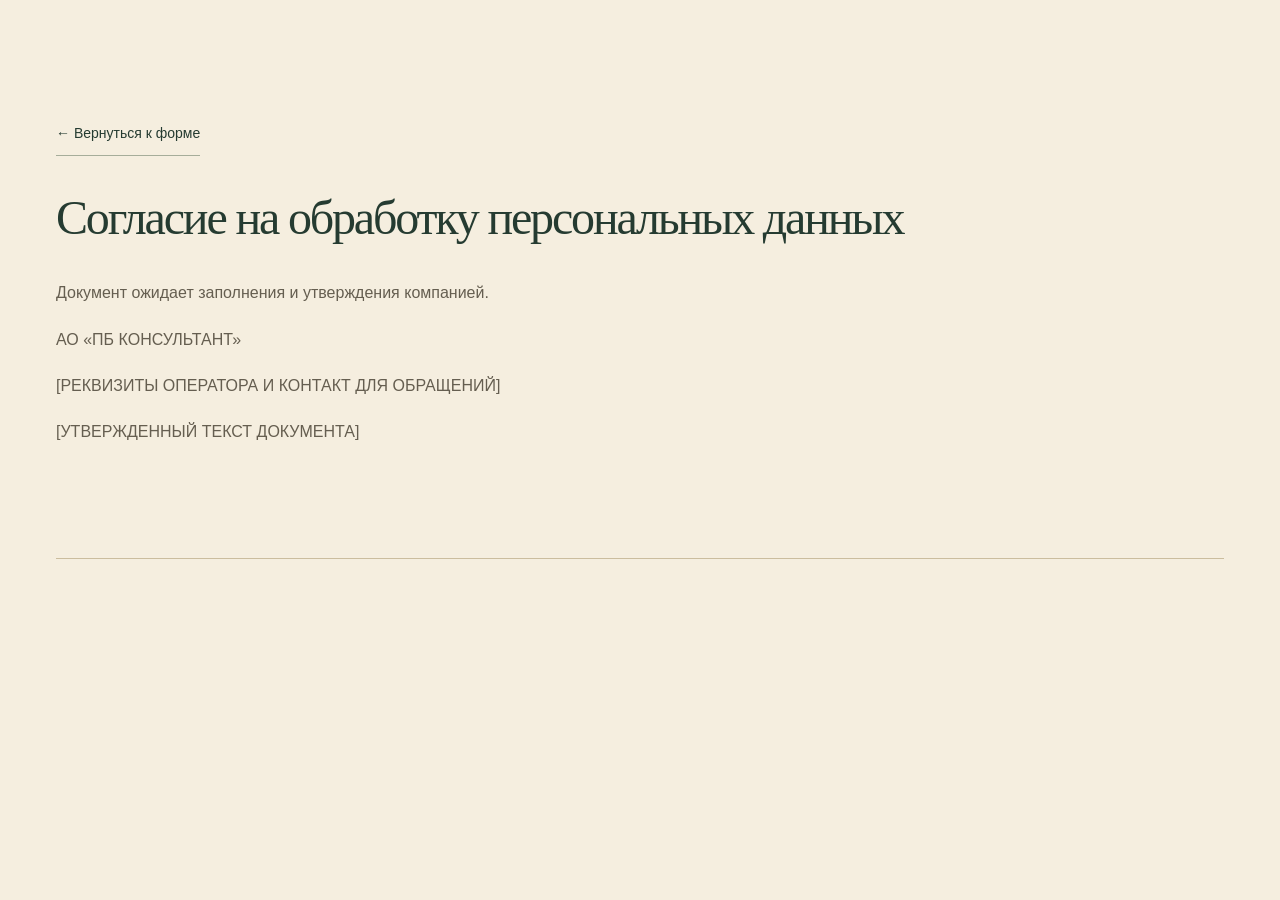
<file: legal/consent.html>
<!doctype html>
<html lang="ru">
<head>
    <meta charset="utf-8">
    <meta name="viewport" content="width=device-width, initial-scale=1">
    <title>Согласие на обработку персональных данных — ПБ КОНСУЛЬТАНТ</title>
    <link rel="icon" href="../favicon.svg" type="image/svg+xml">
    <link rel="stylesheet" href="../css/styles.css">
    <link rel="stylesheet" href="../css/responsive.css">
    <link rel="stylesheet" href="../css/v3.css">
</head>
<body class="legal-page">
    <main class="wrap section">
        <a class="text-link" href="../index.html#request">← Вернуться к форме</a>
        <h1>Согласие на обработку персональных данных</h1>
        <!-- Замените этот раздел полным утвержденным документом компании. -->
        <p>Документ ожидает заполнения и утверждения компанией.</p>
        <p>АО «ПБ КОНСУЛЬТАНТ»</p>
        <p>[РЕКВИЗИТЫ ОПЕРАТОРА И КОНТАКТ ДЛЯ ОБРАЩЕНИЙ]</p>
        <p>[УТВЕРЖДЕННЫЙ ТЕКСТ ДОКУМЕНТА]</p>
    </main>
</body>
</html>
</file>
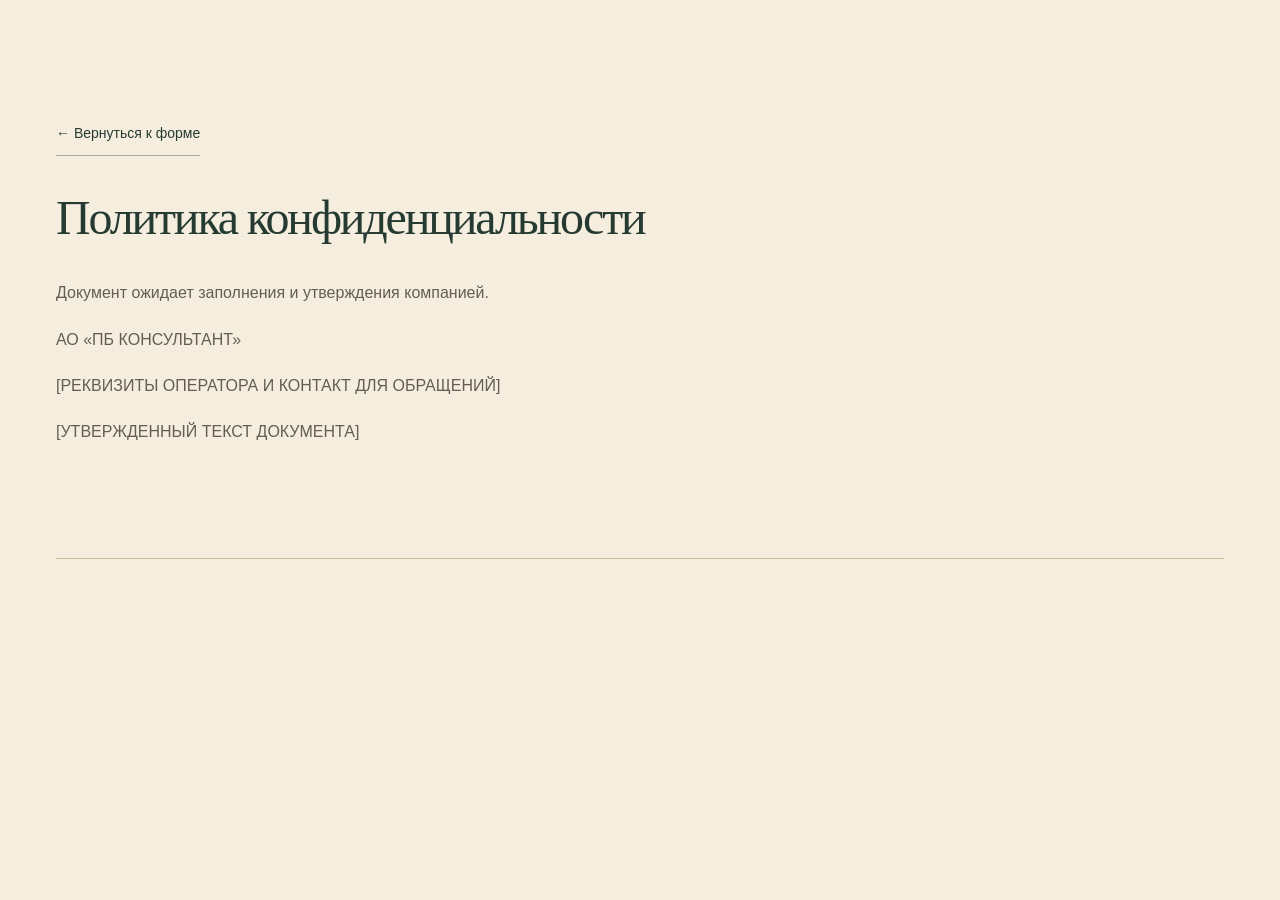
<file: legal/privacy.html>
<!doctype html>
<html lang="ru">
<head>
    <meta charset="utf-8">
    <meta name="viewport" content="width=device-width, initial-scale=1">
    <title>Политика конфиденциальности — ПБ КОНСУЛЬТАНТ</title>
    <link rel="icon" href="../favicon.svg" type="image/svg+xml">
    <link rel="stylesheet" href="../css/styles.css">
    <link rel="stylesheet" href="../css/responsive.css">
    <link rel="stylesheet" href="../css/v3.css">
</head>
<body class="legal-page">
    <main class="wrap section">
        <a class="text-link" href="../index.html#request">← Вернуться к форме</a>
        <h1>Политика конфиденциальности</h1>
        <!-- Замените этот раздел полным утвержденным документом компании. -->
        <p>Документ ожидает заполнения и утверждения компанией.</p>
        <p>АО «ПБ КОНСУЛЬТАНТ»</p>
        <p>[РЕКВИЗИТЫ ОПЕРАТОРА И КОНТАКТ ДЛЯ ОБРАЩЕНИЙ]</p>
        <p>[УТВЕРЖДЕННЫЙ ТЕКСТ ДОКУМЕНТА]</p>
    </main>
</body>
</html>
</file>
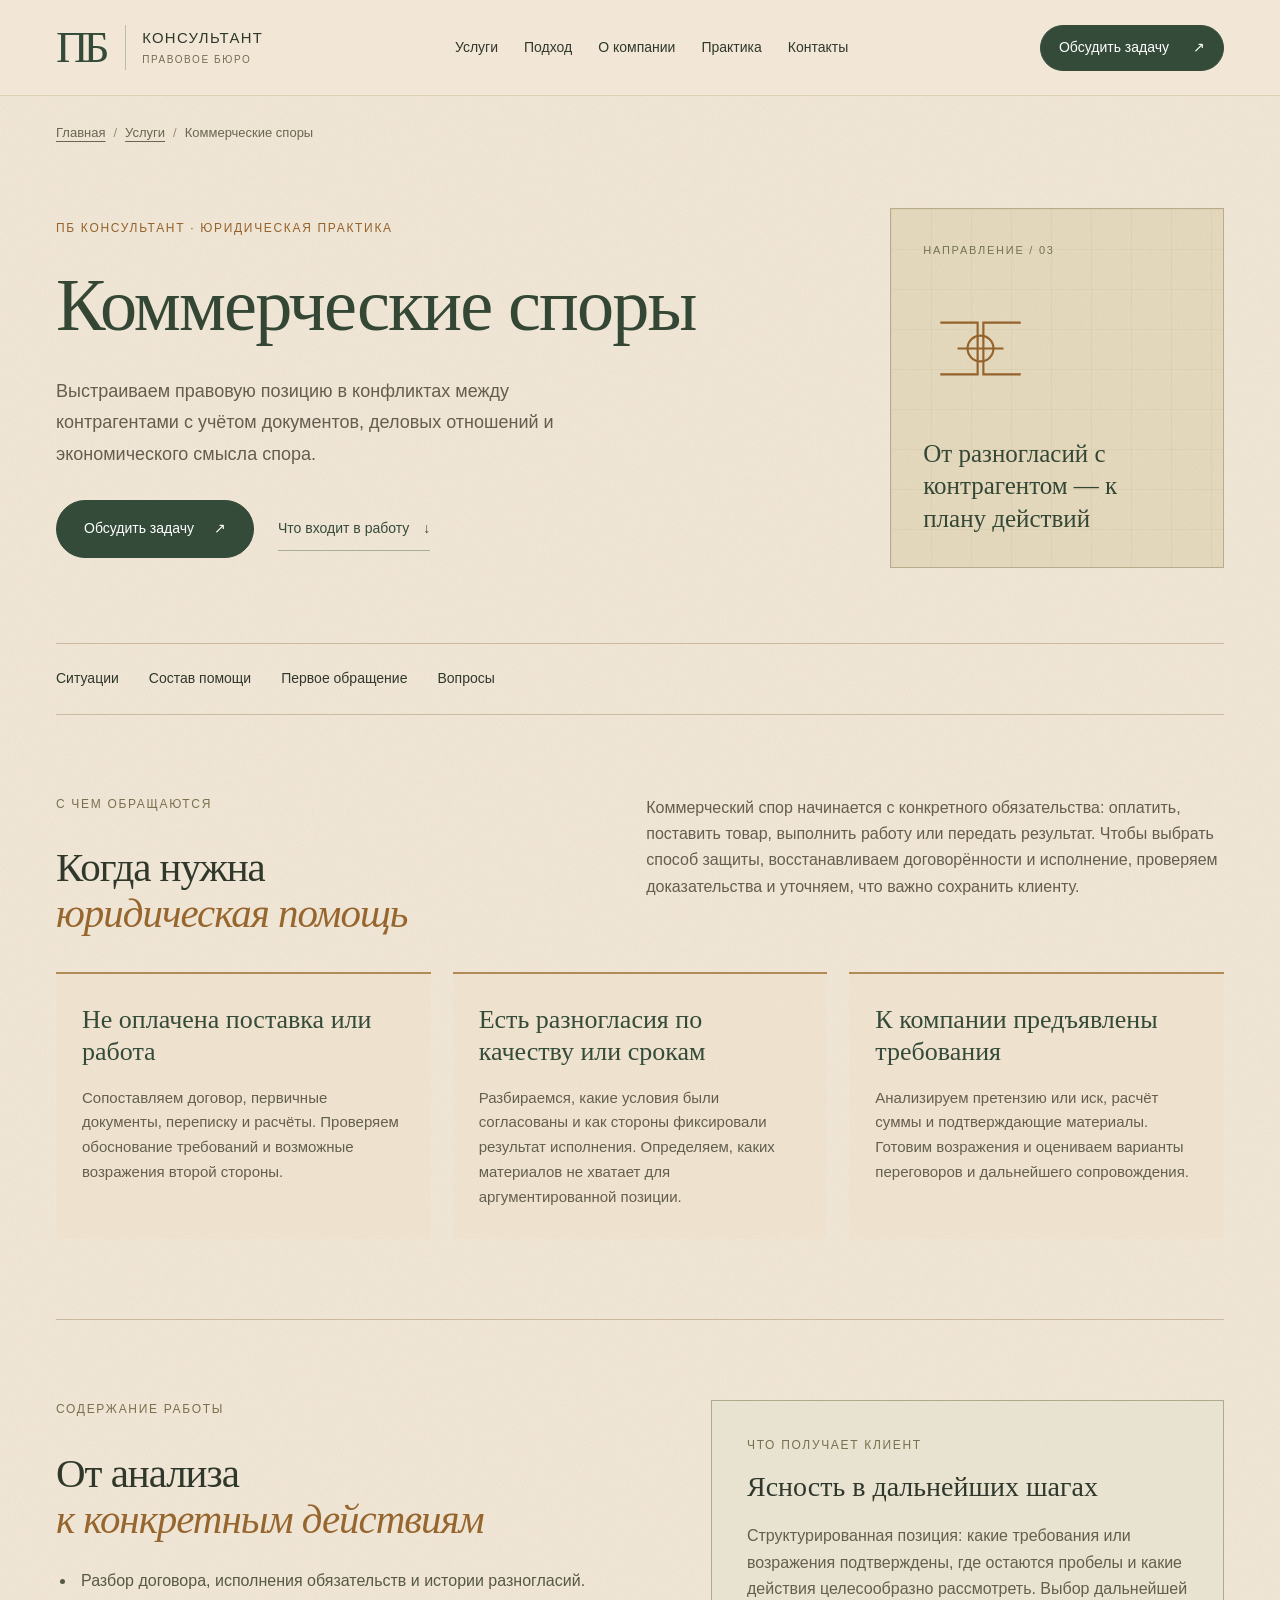
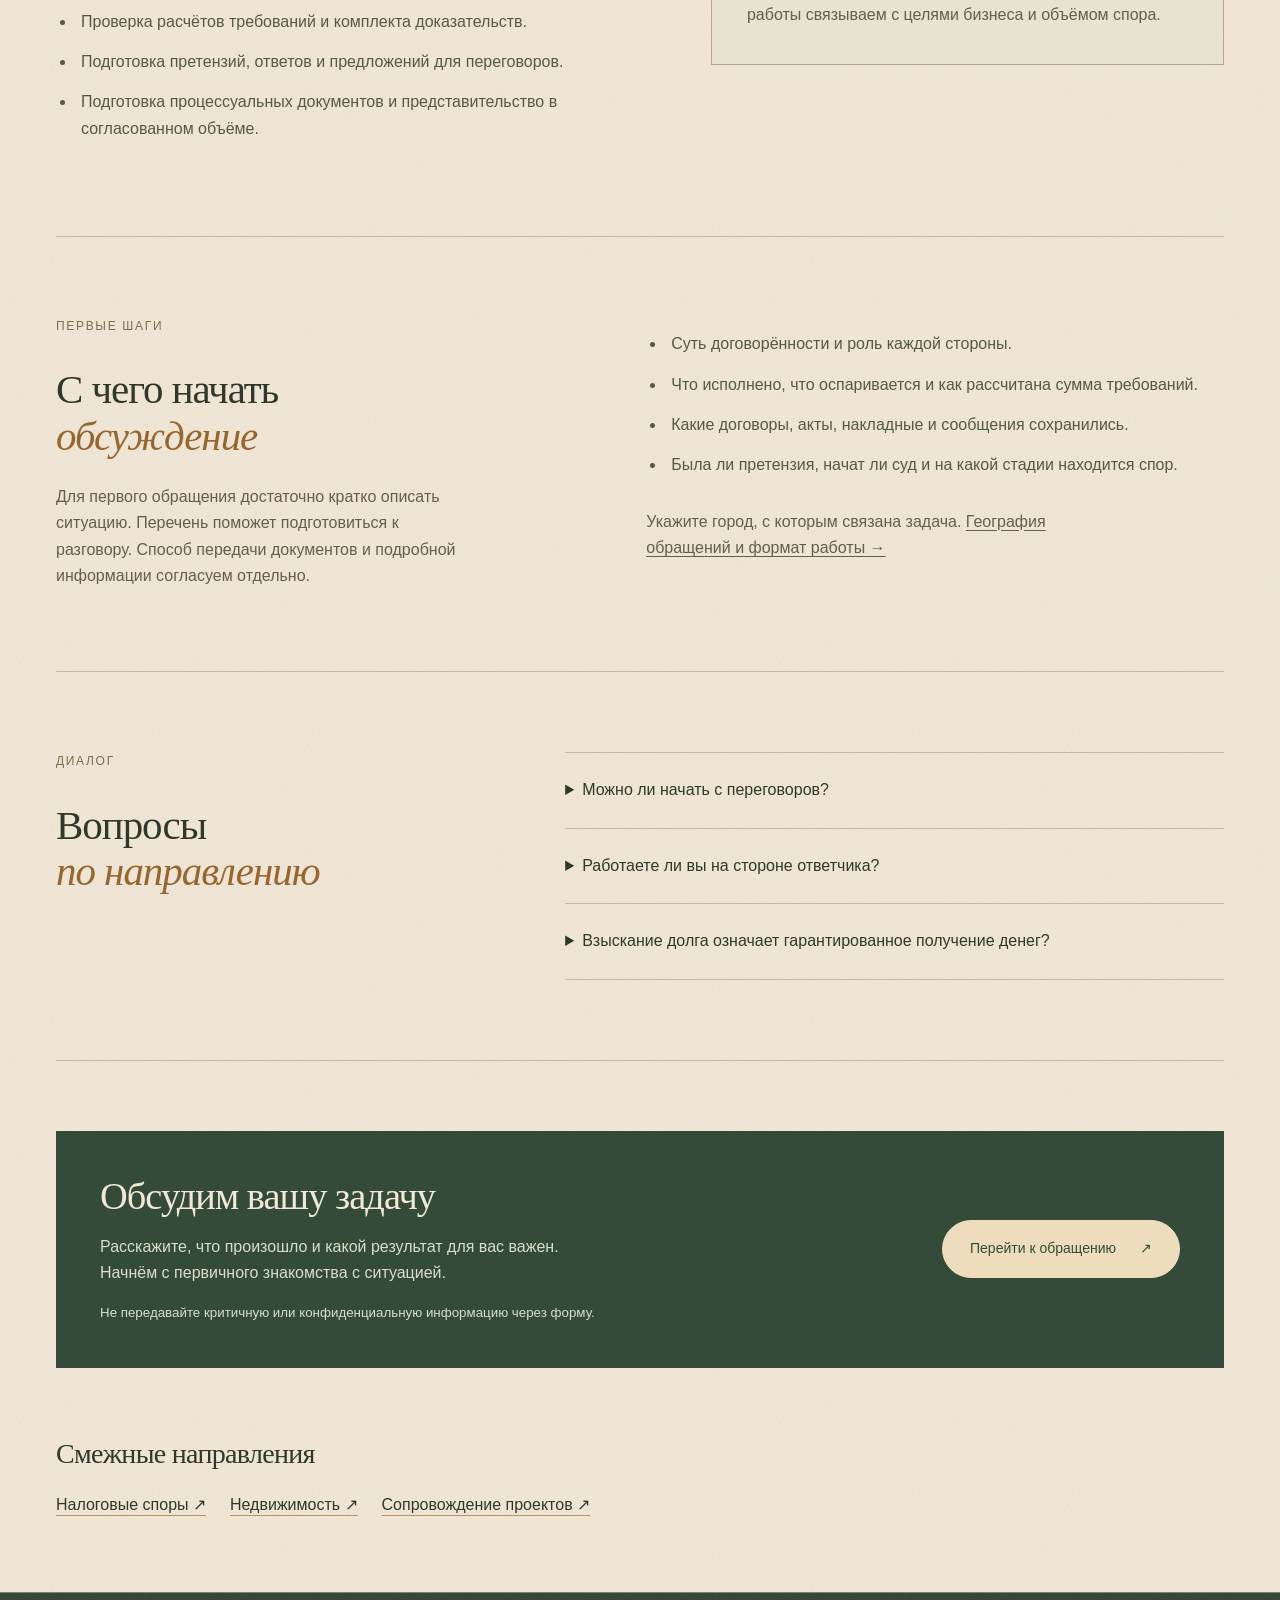
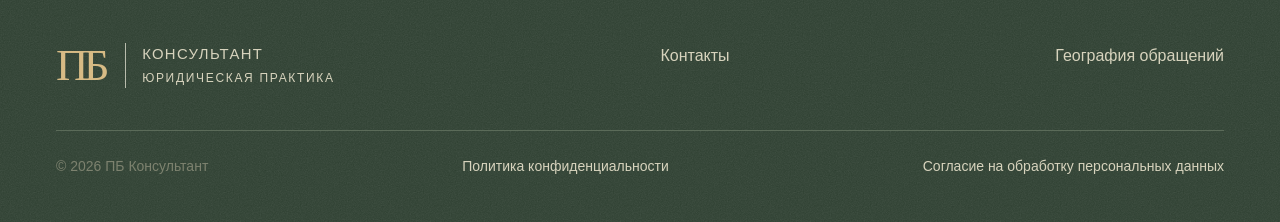
<file: uslugi/kommercheskie-spory.html>
<!doctype html>
<html lang="ru">
<head>
  <meta charset="utf-8">
  <meta name="viewport" content="width=device-width, initial-scale=1, viewport-fit=cover">
  <meta name="theme-color" content="#f2e7d6">
  <title>Коммерческие споры и защита бизнеса — ПБ Консультант</title>
  <meta name="description" content="Помощь бизнесу в коммерческих спорах: неисполнение договоров, задолженность, разногласия по поставке и подряду. Переговоры, претензии и судебная позиция.">
  <meta property="og:title" content="Коммерческие споры и защита бизнеса — ПБ Консультант">
  <meta property="og:description" content="Помощь бизнесу в коммерческих спорах: неисполнение договоров, задолженность, разногласия по поставке и подряду. Переговоры, претензии и судебная позиция.">
  <meta property="og:type" content="website">
  <meta property="og:locale" content="ru_RU">
  <link rel="icon" href="../favicon.svg" type="image/svg+xml">
  <link rel="stylesheet" href="../css/styles.css">
  <link rel="stylesheet" href="../css/responsive.css">
  <link rel="stylesheet" href="../css/v3.css">
  <link rel="stylesheet" href="../css/completion.css">
  <link rel="stylesheet" href="../css/editorial-motion.css">
  <link rel="stylesheet" href="../css/service-pages.css">
  <script src="../js/main.js" defer></script>
  <script src="../js/editorial-motion.js" defer></script>
</head>
<body id="top" class="service-page">
  <a class="skip-link" href="#main">Перейти к содержанию</a>
  <header class="header">
            <a class="brand" href="../index.html#top" aria-label="ПБ Консультант — главная">
                <span class="monogram">
                    ПБ
                </span>
                <span>
                    КОНСУЛЬТАНТ
                    <small>
                        ПРАВОВОЕ БЮРО
                    </small>
                </span>
            </a>
            <nav class="desktop-nav" aria-label="Основная навигация">
                <a href="../index.html#services">
                    Услуги
                </a>
                <a href="../index.html#approach">
                    Подход
                </a>
                <a href="../index.html#about">
                    О компании
                </a>
                <a href="../index.html#cases">Практика</a>
                <a href="../index.html#contacts">
                    Контакты
                </a>
            </nav>
            <div class="header-actions">
                <a class="button" href="../index.html#request">
                    Обсудить задачу
                    <span aria-hidden="true">
                        ↗
                    </span>
                </a>
                <button class="menu-button" type="button" aria-label="Открыть меню" aria-expanded="false" aria-controls="mobile-nav" hidden>
                    ☰
                </button>
            </div>
            <nav class="mobile-nav" id="mobile-nav" aria-label="Мобильная навигация" hidden>
                <a href="../index.html#services">
                    Услуги
                </a>
                <a href="../index.html#approach">
                    Подход
                </a>
                <a href="../index.html#about">
                    О компании
                </a>
                <a href="../index.html#cases">Практика</a>
                <a href="../index.html#contacts">
                    Контакты
                </a>
            </nav>
        </header>
  <main id="main">
    <nav class="service-breadcrumbs wrap" aria-label="Хлебные крошки"><ol><li><a href="../index.html">Главная</a></li><li><a href="../index.html#services">Услуги</a></li><li aria-current="page">Коммерческие споры</li></ol></nav>
    <section class="service-hero wrap" aria-labelledby="service-title">
      <div><p class="eyebrow">ПБ КОНСУЛЬТАНТ · ЮРИДИЧЕСКАЯ ПРАКТИКА</p><h1 id="service-title">Коммерческие споры</h1><p class="service-lead">Выстраиваем правовую позицию в конфликтах между контрагентами с учётом документов, деловых отношений и экономического смысла спора.</p><div class="service-hero-actions"><a class="button" href="../index.html#request">Обсудить задачу <span aria-hidden="true">↗</span></a><a class="text-link" href="#scope">Что входит в работу <span aria-hidden="true">↓</span></a></div></div>
      <div class="service-illustration"><small>НАПРАВЛЕНИЕ / 03</small><svg class="practice-symbol practice-symbol--motion" viewBox="0 0 80 80" fill="none" stroke="currentColor" stroke-width="1.5" aria-hidden="true" focusable="false">
                          <path d="M12 22h26v36H12M68 22H42v36h26"/>
                          <g data-motion-part="spindle">
                            <path d="M24 40h32"/>
                            <circle cx="40" cy="40" r="9"/>
                          </g>
                        </svg><p>От разногласий с контрагентом — к плану действий</p></div>
    </section>
    <nav class="service-toc wrap" aria-label="На этой странице"><a href="#situations">Ситуации</a><a href="#scope">Состав помощи</a><a href="#preparation">Первое обращение</a><a href="#questions">Вопросы</a></nav>
    <section id="situations" class="service-section wrap"><div class="service-section-heading"><div><p class="eyebrow">С ЧЕМ ОБРАЩАЮТСЯ</p><h2>Когда нужна<br><em>юридическая помощь</em></h2></div><p>Коммерческий спор начинается с конкретного обязательства: оплатить, поставить товар, выполнить работу или передать результат. Чтобы выбрать способ защиты, восстанавливаем договорённости и исполнение, проверяем доказательства и уточняем, что важно сохранить клиенту.</p></div><div class="service-situations"><article class="service-situation"><h3>Не оплачена поставка или работа</h3><p>Сопоставляем договор, первичные документы, переписку и расчёты. Проверяем обоснование требований и возможные возражения второй стороны.</p></article>
<article class="service-situation"><h3>Есть разногласия по качеству или срокам</h3><p>Разбираемся, какие условия были согласованы и как стороны фиксировали результат исполнения. Определяем, каких материалов не хватает для аргументированной позиции.</p></article>
<article class="service-situation"><h3>К компании предъявлены требования</h3><p>Анализируем претензию или иск, расчёт суммы и подтверждающие материалы. Готовим возражения и оцениваем варианты переговоров и дальнейшего сопровождения.</p></article></div></section>
    <section id="scope" class="service-section service-scope wrap"><div><p class="eyebrow">СОДЕРЖАНИЕ РАБОТЫ</p><h2>От анализа<br><em>к конкретным действиям</em></h2><ul><li>Разбор договора, исполнения обязательств и истории разногласий.</li><li>Проверка расчётов требований и комплекта доказательств.</li><li>Подготовка претензий, ответов и предложений для переговоров.</li><li>Подготовка процессуальных документов и представительство в согласованном объёме.</li></ul></div><aside class="service-result"><p class="eyebrow">ЧТО ПОЛУЧАЕТ КЛИЕНТ</p><h3>Ясность в дальнейших шагах</h3><p>Структурированная позиция: какие требования или возражения подтверждены, где остаются пробелы и какие действия целесообразно рассмотреть. Выбор дальнейшей работы связываем с целями бизнеса и объёмом спора.</p></aside></section>
    <section id="preparation" class="service-section service-preparation wrap"><div><p class="eyebrow">ПЕРВЫЕ ШАГИ</p><h2>С чего начать<br><em>обсуждение</em></h2><p>Для первого обращения достаточно кратко описать ситуацию. Перечень поможет подготовиться к разговору. Способ передачи документов и подробной информации согласуем отдельно.</p></div><div><ul><li>Суть договорённости и роль каждой стороны.</li><li>Что исполнено, что оспаривается и как рассчитана сумма требований.</li><li>Какие договоры, акты, накладные и сообщения сохранились.</li><li>Была ли претензия, начат ли суд и на какой стадии находится спор.</li></ul><p class="service-region-note">Укажите город, с которым связана задача. <a href="../index.html#regions">География обращений и формат работы →</a></p></div></section>
    <section id="questions" class="service-section service-faq wrap"><div><p class="eyebrow">ДИАЛОГ</p><h2>Вопросы<br><em>по направлению</em></h2></div><div><details class="faq-item"><summary>Можно ли начать с переговоров?</summary><p>Да. Если задача допускает обсуждение с контрагентом, можем подготовить позицию и предложения для переговоров. Возможность договориться оцениваем вместе с другими способами разрешения спора.</p></details>
<details class="faq-item"><summary>Работаете ли вы на стороне ответчика?</summary><p>Можно обратиться как с собственными требованиями, так и для анализа требований к вам. На первом обсуждении уточним стороны, предмет конфликта и возможность принять поручение.</p></details>
<details class="faq-item"><summary>Взыскание долга означает гарантированное получение денег?</summary><p>Нет. Обоснованность требования и фактическое исполнение — разные вопросы. При обсуждении перспектив учитываем доступные сведения о контрагенте и отдельно согласуем работу после разрешения спора.</p></details></div></section>
    <section class="service-next wrap"><div><h2>Обсудим вашу задачу</h2><p>Расскажите, что произошло и какой результат для вас важен. Начнём с первичного знакомства с ситуацией.</p><small>Не передавайте критичную или конфиденциальную информацию через форму.</small></div><a class="button" href="../index.html#request">Перейти к обращению <span aria-hidden="true">↗</span></a></section>
    <nav class="service-related wrap" aria-label="Связанные услуги"><h2>Смежные направления</h2><div class="service-link-list"><a href="nalogovye-spory.html">Налоговые споры <span aria-hidden="true">↗</span></a><a href="nedvizhimost.html">Недвижимость <span aria-hidden="true">↗</span></a><a href="soprovozhdenie-proektov.html">Сопровождение проектов <span aria-hidden="true">↗</span></a></div></nav>
  </main>
  <footer class="footer service-footer"><div class="wrap"><div class="footer-top"><a class="brand" href="../index.html" aria-label="ПБ Консультант — главная"><span class="monogram">ПБ</span><span>КОНСУЛЬТАНТ<small>ЮРИДИЧЕСКАЯ ПРАКТИКА</small></span></a><a href="../index.html#contacts">Контакты</a><a href="../index.html#regions">География обращений</a></div><div class="footer-bottom"><span>© 2026 ПБ Консультант</span><a href="../legal/privacy.html">Политика конфиденциальности</a><a href="../legal/consent.html">Согласие на обработку персональных данных</a></div></div></footer><div class="mobile-cta"><a class="button" href="../index.html#request">Обсудить задачу <span aria-hidden="true">↗</span></a></div>
</body>
</html>
</file>
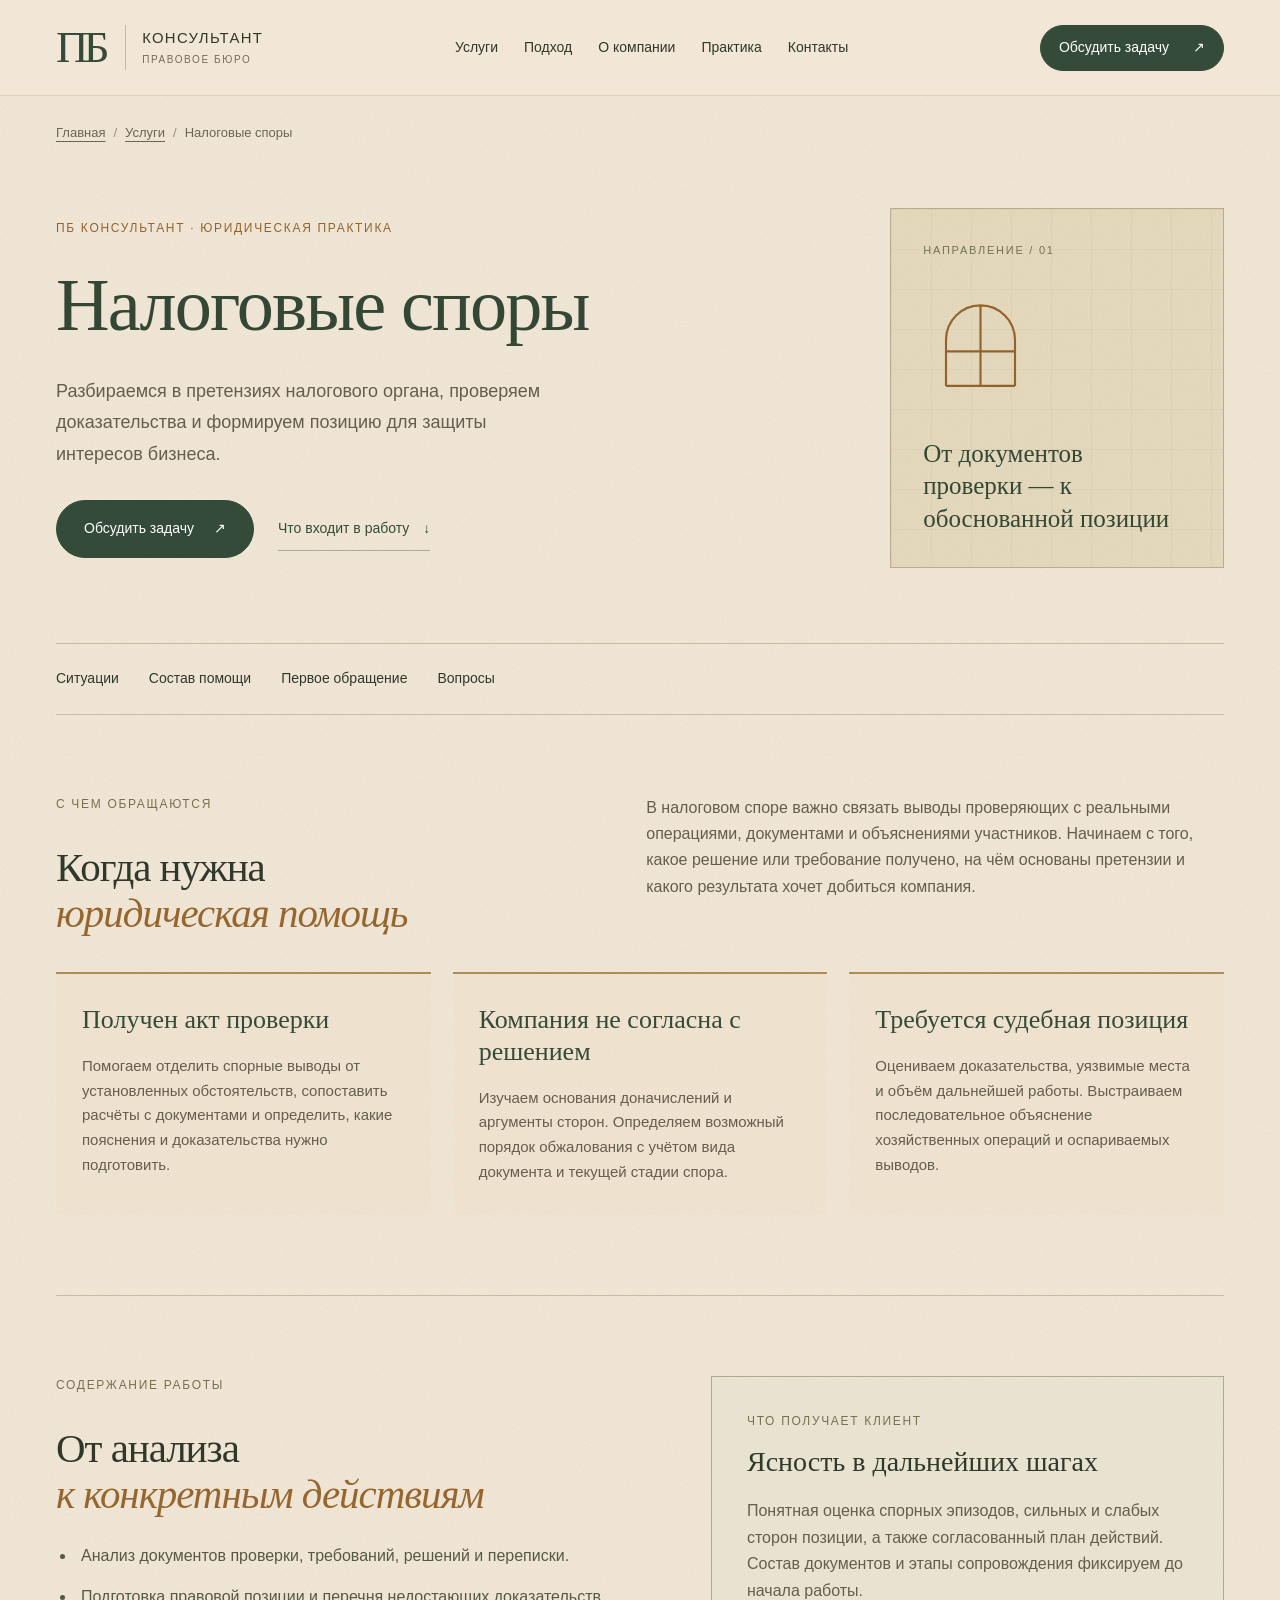
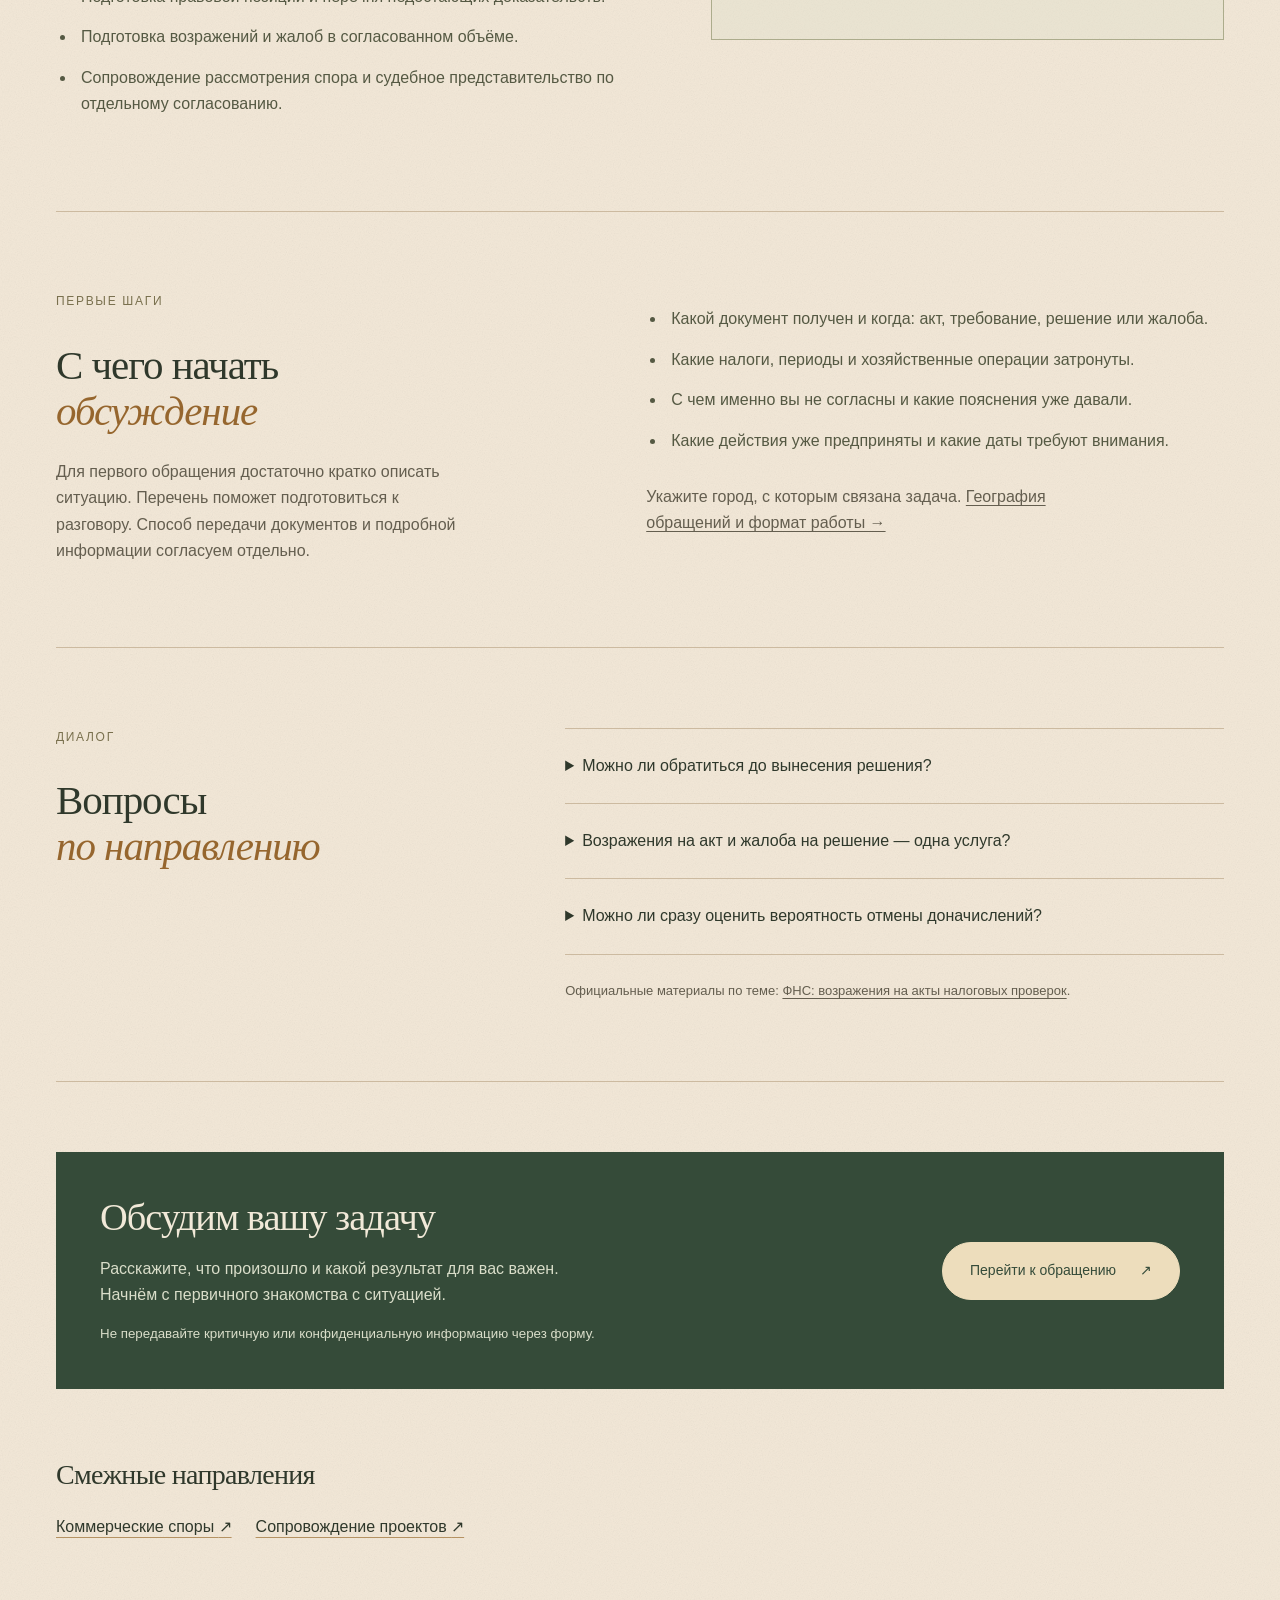
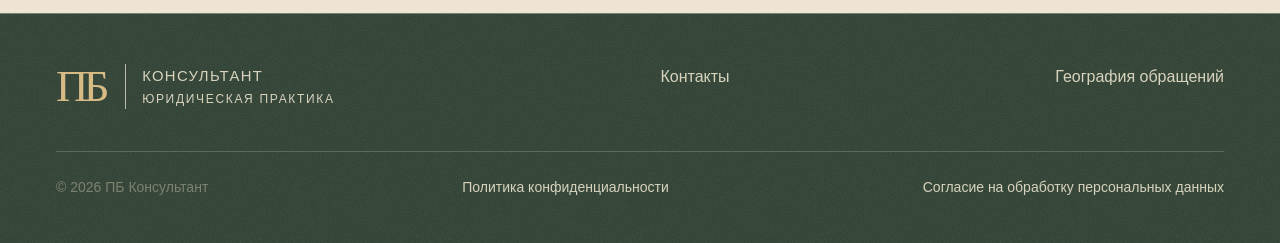
<file: uslugi/nalogovye-spory.html>
<!doctype html>
<html lang="ru">
<head>
  <meta charset="utf-8">
  <meta name="viewport" content="width=device-width, initial-scale=1, viewport-fit=cover">
  <meta name="theme-color" content="#f2e7d6">
  <title>Налоговые споры: анализ и обжалование — ПБ Консультант</title>
  <meta name="description" content="Юридическая помощь в налоговых спорах: анализ акта проверки, подготовка возражений, обжалование решений и оценка судебной перспективы. ПБ Консультант.">
  <meta property="og:title" content="Налоговые споры: анализ и обжалование — ПБ Консультант">
  <meta property="og:description" content="Юридическая помощь в налоговых спорах: анализ акта проверки, подготовка возражений, обжалование решений и оценка судебной перспективы. ПБ Консультант.">
  <meta property="og:type" content="website">
  <meta property="og:locale" content="ru_RU">
  <link rel="icon" href="../favicon.svg" type="image/svg+xml">
  <link rel="stylesheet" href="../css/styles.css">
  <link rel="stylesheet" href="../css/responsive.css">
  <link rel="stylesheet" href="../css/v3.css">
  <link rel="stylesheet" href="../css/completion.css">
  <link rel="stylesheet" href="../css/editorial-motion.css">
  <link rel="stylesheet" href="../css/service-pages.css">
  <script src="../js/main.js" defer></script>
  <script src="../js/editorial-motion.js" defer></script>
</head>
<body id="top" class="service-page">
  <a class="skip-link" href="#main">Перейти к содержанию</a>
  <header class="header">
            <a class="brand" href="../index.html#top" aria-label="ПБ Консультант — главная">
                <span class="monogram">
                    ПБ
                </span>
                <span>
                    КОНСУЛЬТАНТ
                    <small>
                        ПРАВОВОЕ БЮРО
                    </small>
                </span>
            </a>
            <nav class="desktop-nav" aria-label="Основная навигация">
                <a href="../index.html#services">
                    Услуги
                </a>
                <a href="../index.html#approach">
                    Подход
                </a>
                <a href="../index.html#about">
                    О компании
                </a>
                <a href="../index.html#cases">Практика</a>
                <a href="../index.html#contacts">
                    Контакты
                </a>
            </nav>
            <div class="header-actions">
                <a class="button" href="../index.html#request">
                    Обсудить задачу
                    <span aria-hidden="true">
                        ↗
                    </span>
                </a>
                <button class="menu-button" type="button" aria-label="Открыть меню" aria-expanded="false" aria-controls="mobile-nav" hidden>
                    ☰
                </button>
            </div>
            <nav class="mobile-nav" id="mobile-nav" aria-label="Мобильная навигация" hidden>
                <a href="../index.html#services">
                    Услуги
                </a>
                <a href="../index.html#approach">
                    Подход
                </a>
                <a href="../index.html#about">
                    О компании
                </a>
                <a href="../index.html#cases">Практика</a>
                <a href="../index.html#contacts">
                    Контакты
                </a>
            </nav>
        </header>
  <main id="main">
    <nav class="service-breadcrumbs wrap" aria-label="Хлебные крошки"><ol><li><a href="../index.html">Главная</a></li><li><a href="../index.html#services">Услуги</a></li><li aria-current="page">Налоговые споры</li></ol></nav>
    <section class="service-hero wrap" aria-labelledby="service-title">
      <div><p class="eyebrow">ПБ КОНСУЛЬТАНТ · ЮРИДИЧЕСКАЯ ПРАКТИКА</p><h1 id="service-title">Налоговые споры</h1><p class="service-lead">Разбираемся в претензиях налогового органа, проверяем доказательства и формируем позицию для защиты интересов бизнеса.</p><div class="service-hero-actions"><a class="button" href="../index.html#request">Обсудить задачу <span aria-hidden="true">↗</span></a><a class="text-link" href="#scope">Что входит в работу <span aria-hidden="true">↓</span></a></div></div>
      <div class="service-illustration"><small>НАПРАВЛЕНИЕ / 01</small><svg class="practice-symbol" viewBox="0 0 80 80" fill="none" stroke="currentColor" stroke-width="1.2" aria-hidden="true"><path d="M16 66V34a24 24 0 0 1 48 0v32M16 66h48M40 10v56M16 42h48"/></svg><p>От документов проверки — к обоснованной позиции</p></div>
    </section>
    <nav class="service-toc wrap" aria-label="На этой странице"><a href="#situations">Ситуации</a><a href="#scope">Состав помощи</a><a href="#preparation">Первое обращение</a><a href="#questions">Вопросы</a></nav>
    <section id="situations" class="service-section wrap"><div class="service-section-heading"><div><p class="eyebrow">С ЧЕМ ОБРАЩАЮТСЯ</p><h2>Когда нужна<br><em>юридическая помощь</em></h2></div><p>В налоговом споре важно связать выводы проверяющих с реальными операциями, документами и объяснениями участников. Начинаем с того, какое решение или требование получено, на чём основаны претензии и какого результата хочет добиться компания.</p></div><div class="service-situations"><article class="service-situation"><h3>Получен акт проверки</h3><p>Помогаем отделить спорные выводы от установленных обстоятельств, сопоставить расчёты с документами и определить, какие пояснения и доказательства нужно подготовить.</p></article>
<article class="service-situation"><h3>Компания не согласна с решением</h3><p>Изучаем основания доначислений и аргументы сторон. Определяем возможный порядок обжалования с учётом вида документа и текущей стадии спора.</p></article>
<article class="service-situation"><h3>Требуется судебная позиция</h3><p>Оцениваем доказательства, уязвимые места и объём дальнейшей работы. Выстраиваем последовательное объяснение хозяйственных операций и оспариваемых выводов.</p></article></div></section>
    <section id="scope" class="service-section service-scope wrap"><div><p class="eyebrow">СОДЕРЖАНИЕ РАБОТЫ</p><h2>От анализа<br><em>к конкретным действиям</em></h2><ul><li>Анализ документов проверки, требований, решений и переписки.</li><li>Подготовка правовой позиции и перечня недостающих доказательств.</li><li>Подготовка возражений и жалоб в согласованном объёме.</li><li>Сопровождение рассмотрения спора и судебное представительство по отдельному согласованию.</li></ul></div><aside class="service-result"><p class="eyebrow">ЧТО ПОЛУЧАЕТ КЛИЕНТ</p><h3>Ясность в дальнейших шагах</h3><p>Понятная оценка спорных эпизодов, сильных и слабых сторон позиции, а также согласованный план действий. Состав документов и этапы сопровождения фиксируем до начала работы.</p></aside></section>
    <section id="preparation" class="service-section service-preparation wrap"><div><p class="eyebrow">ПЕРВЫЕ ШАГИ</p><h2>С чего начать<br><em>обсуждение</em></h2><p>Для первого обращения достаточно кратко описать ситуацию. Перечень поможет подготовиться к разговору. Способ передачи документов и подробной информации согласуем отдельно.</p></div><div><ul><li>Какой документ получен и когда: акт, требование, решение или жалоба.</li><li>Какие налоги, периоды и хозяйственные операции затронуты.</li><li>С чем именно вы не согласны и какие пояснения уже давали.</li><li>Какие действия уже предприняты и какие даты требуют внимания.</li></ul><p class="service-region-note">Укажите город, с которым связана задача. <a href="../index.html#regions">География обращений и формат работы →</a></p></div></section>
    <section id="questions" class="service-section service-faq wrap"><div><p class="eyebrow">ДИАЛОГ</p><h2>Вопросы<br><em>по направлению</em></h2></div><div><details class="faq-item"><summary>Можно ли обратиться до вынесения решения?</summary><p>Да. Можно начать с анализа акта проверки или возникших разногласий. На первом обсуждении определим стадию, перечень материалов и возможный объём помощи.</p></details>
<details class="faq-item"><summary>Возражения на акт и жалоба на решение — одна услуга?</summary><p>Это разные задачи на разных стадиях спора. Сначала определим, какой документ получен и что уже произошло, затем согласуем нужный способ защиты и состав работы.</p></details>
<details class="faq-item"><summary>Можно ли сразу оценить вероятность отмены доначислений?</summary><p>Обоснованная оценка требует изучения документов и доказательств. В первичном обращении достаточно описать предмет разногласий; выводы о перспективе формируем после анализа.</p></details><p class="service-reference">Официальные материалы по теме: <a href="https://www.nalog.gov.ru/rn77/taxation/reference_work/objection_prov/pod_aktnp/">ФНС: возражения на акты налоговых проверок</a>.</p></div></section>
    <section class="service-next wrap"><div><h2>Обсудим вашу задачу</h2><p>Расскажите, что произошло и какой результат для вас важен. Начнём с первичного знакомства с ситуацией.</p><small>Не передавайте критичную или конфиденциальную информацию через форму.</small></div><a class="button" href="../index.html#request">Перейти к обращению <span aria-hidden="true">↗</span></a></section>
    <nav class="service-related wrap" aria-label="Связанные услуги"><h2>Смежные направления</h2><div class="service-link-list"><a href="kommercheskie-spory.html">Коммерческие споры <span aria-hidden="true">↗</span></a><a href="soprovozhdenie-proektov.html">Сопровождение проектов <span aria-hidden="true">↗</span></a></div></nav>
  </main>
  <footer class="footer service-footer"><div class="wrap"><div class="footer-top"><a class="brand" href="../index.html" aria-label="ПБ Консультант — главная"><span class="monogram">ПБ</span><span>КОНСУЛЬТАНТ<small>ЮРИДИЧЕСКАЯ ПРАКТИКА</small></span></a><a href="../index.html#contacts">Контакты</a><a href="../index.html#regions">География обращений</a></div><div class="footer-bottom"><span>© 2026 ПБ Консультант</span><a href="../legal/privacy.html">Политика конфиденциальности</a><a href="../legal/consent.html">Согласие на обработку персональных данных</a></div></div></footer><div class="mobile-cta"><a class="button" href="../index.html#request">Обсудить задачу <span aria-hidden="true">↗</span></a></div>
</body>
</html>
</file>
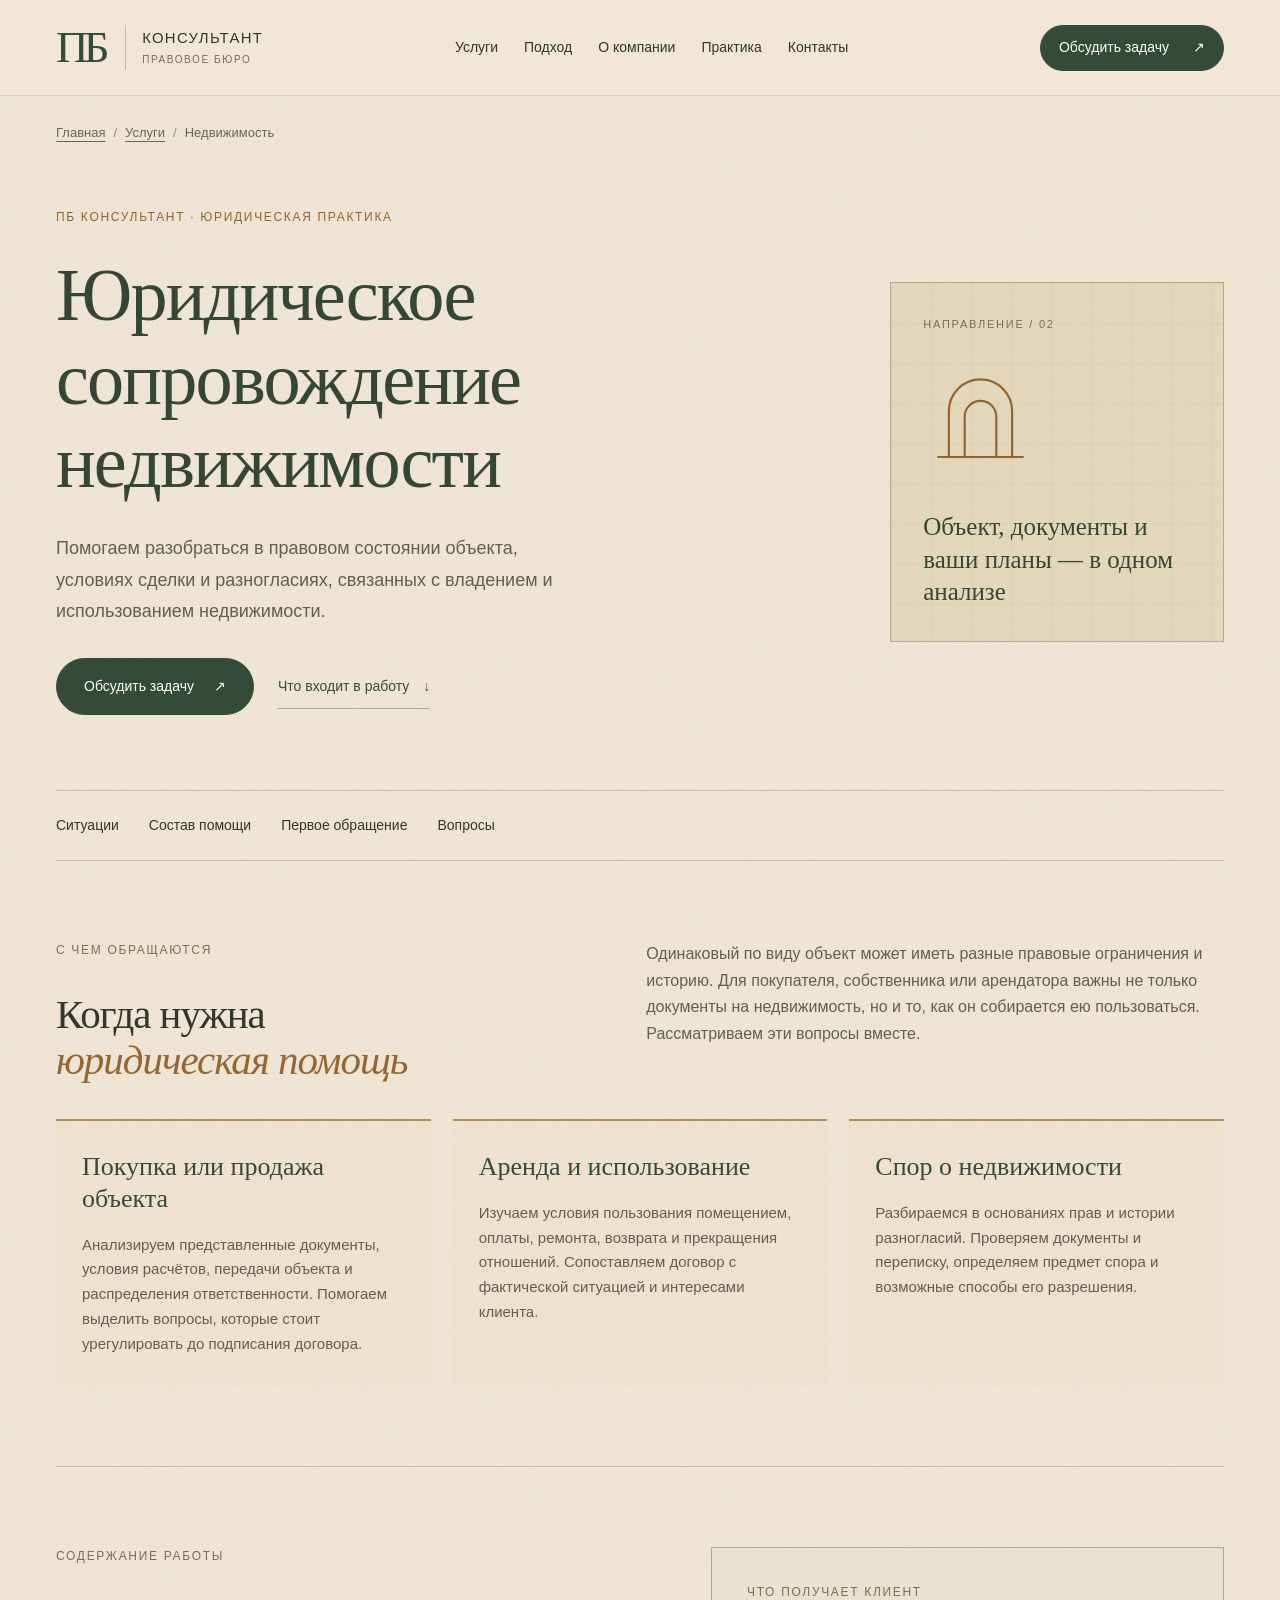
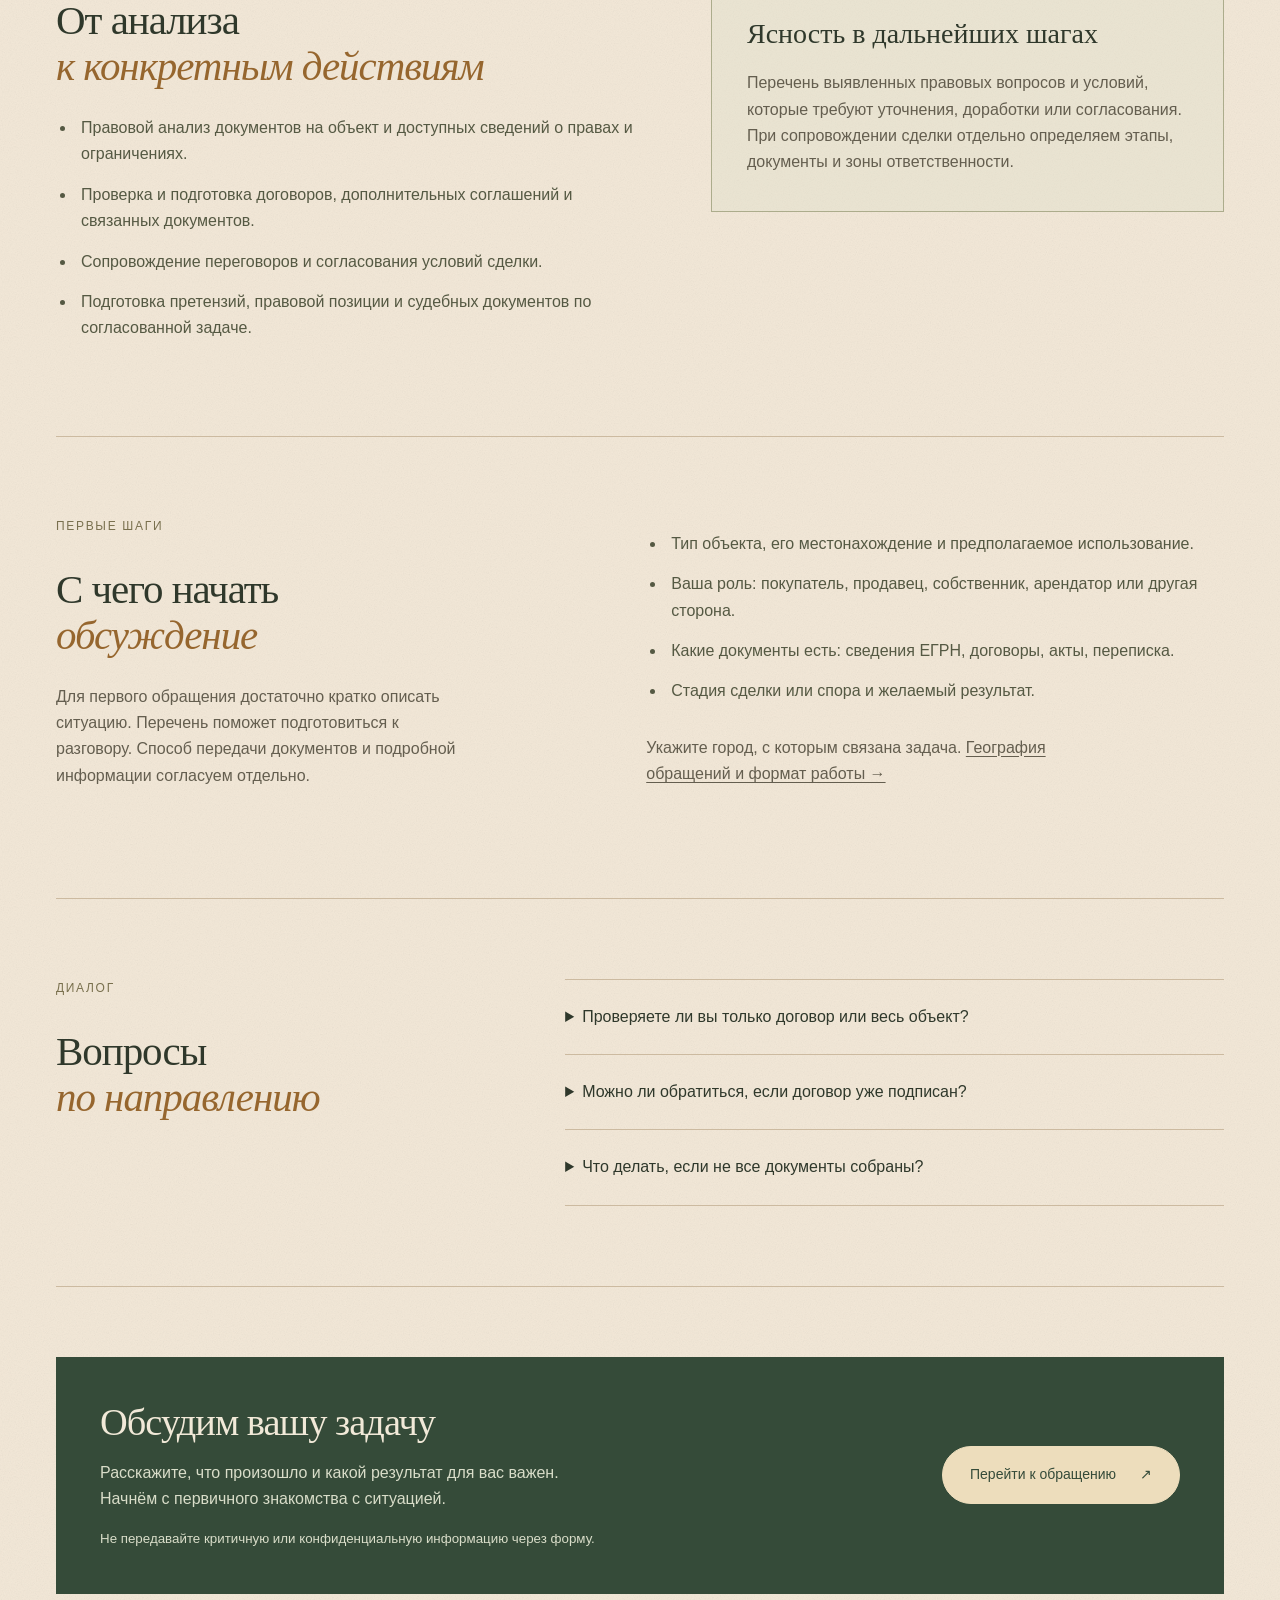
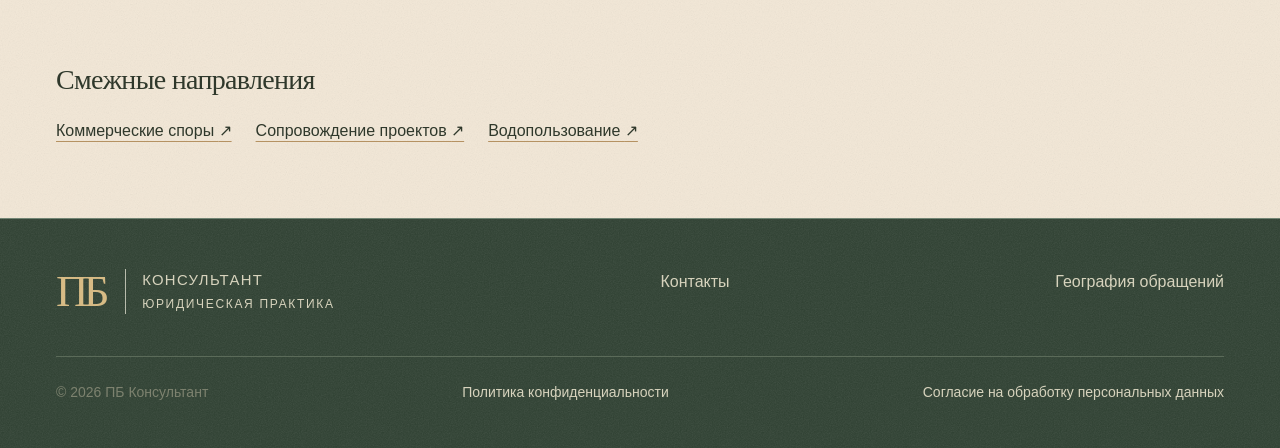
<file: uslugi/nedvizhimost.html>
<!doctype html>
<html lang="ru">
<head>
  <meta charset="utf-8">
  <meta name="viewport" content="width=device-width, initial-scale=1, viewport-fit=cover">
  <meta name="theme-color" content="#f2e7d6">
  <title>Юридическое сопровождение недвижимости — ПБ Консультант</title>
  <meta name="description" content="Проверка недвижимости перед сделкой, анализ договоров, споры о правах и использовании объектов. Юридическое сопровождение недвижимости в ПБ Консультант.">
  <meta property="og:title" content="Юридическое сопровождение недвижимости — ПБ Консультант">
  <meta property="og:description" content="Проверка недвижимости перед сделкой, анализ договоров, споры о правах и использовании объектов. Юридическое сопровождение недвижимости в ПБ Консультант.">
  <meta property="og:type" content="website">
  <meta property="og:locale" content="ru_RU">
  <link rel="icon" href="../favicon.svg" type="image/svg+xml">
  <link rel="stylesheet" href="../css/styles.css">
  <link rel="stylesheet" href="../css/responsive.css">
  <link rel="stylesheet" href="../css/v3.css">
  <link rel="stylesheet" href="../css/completion.css">
  <link rel="stylesheet" href="../css/editorial-motion.css">
  <link rel="stylesheet" href="../css/service-pages.css">
  <script src="../js/main.js" defer></script>
  <script src="../js/editorial-motion.js" defer></script>
</head>
<body id="top" class="service-page">
  <a class="skip-link" href="#main">Перейти к содержанию</a>
  <header class="header">
            <a class="brand" href="../index.html#top" aria-label="ПБ Консультант — главная">
                <span class="monogram">
                    ПБ
                </span>
                <span>
                    КОНСУЛЬТАНТ
                    <small>
                        ПРАВОВОЕ БЮРО
                    </small>
                </span>
            </a>
            <nav class="desktop-nav" aria-label="Основная навигация">
                <a href="../index.html#services">
                    Услуги
                </a>
                <a href="../index.html#approach">
                    Подход
                </a>
                <a href="../index.html#about">
                    О компании
                </a>
                <a href="../index.html#cases">Практика</a>
                <a href="../index.html#contacts">
                    Контакты
                </a>
            </nav>
            <div class="header-actions">
                <a class="button" href="../index.html#request">
                    Обсудить задачу
                    <span aria-hidden="true">
                        ↗
                    </span>
                </a>
                <button class="menu-button" type="button" aria-label="Открыть меню" aria-expanded="false" aria-controls="mobile-nav" hidden>
                    ☰
                </button>
            </div>
            <nav class="mobile-nav" id="mobile-nav" aria-label="Мобильная навигация" hidden>
                <a href="../index.html#services">
                    Услуги
                </a>
                <a href="../index.html#approach">
                    Подход
                </a>
                <a href="../index.html#about">
                    О компании
                </a>
                <a href="../index.html#cases">Практика</a>
                <a href="../index.html#contacts">
                    Контакты
                </a>
            </nav>
        </header>
  <main id="main">
    <nav class="service-breadcrumbs wrap" aria-label="Хлебные крошки"><ol><li><a href="../index.html">Главная</a></li><li><a href="../index.html#services">Услуги</a></li><li aria-current="page">Недвижимость</li></ol></nav>
    <section class="service-hero wrap" aria-labelledby="service-title">
      <div><p class="eyebrow">ПБ КОНСУЛЬТАНТ · ЮРИДИЧЕСКАЯ ПРАКТИКА</p><h1 id="service-title">Юридическое сопровождение недвижимости</h1><p class="service-lead">Помогаем разобраться в правовом состоянии объекта, условиях сделки и разногласиях, связанных с владением и использованием недвижимости.</p><div class="service-hero-actions"><a class="button" href="../index.html#request">Обсудить задачу <span aria-hidden="true">↗</span></a><a class="text-link" href="#scope">Что входит в работу <span aria-hidden="true">↓</span></a></div></div>
      <div class="service-illustration"><small>НАПРАВЛЕНИЕ / 02</small><svg class="practice-symbol" viewBox="0 0 80 80" fill="none" stroke="currentColor" stroke-width="1.2" aria-hidden="true"><path d="M18 64V32a22 22 0 0 1 44 0v32M10 64h60M29 64V36a11 11 0 0 1 22 0v28"/></svg><p>Объект, документы и ваши планы — в одном анализе</p></div>
    </section>
    <nav class="service-toc wrap" aria-label="На этой странице"><a href="#situations">Ситуации</a><a href="#scope">Состав помощи</a><a href="#preparation">Первое обращение</a><a href="#questions">Вопросы</a></nav>
    <section id="situations" class="service-section wrap"><div class="service-section-heading"><div><p class="eyebrow">С ЧЕМ ОБРАЩАЮТСЯ</p><h2>Когда нужна<br><em>юридическая помощь</em></h2></div><p>Одинаковый по виду объект может иметь разные правовые ограничения и историю. Для покупателя, собственника или арендатора важны не только документы на недвижимость, но и то, как он собирается ею пользоваться. Рассматриваем эти вопросы вместе.</p></div><div class="service-situations"><article class="service-situation"><h3>Покупка или продажа объекта</h3><p>Анализируем представленные документы, условия расчётов, передачи объекта и распределения ответственности. Помогаем выделить вопросы, которые стоит урегулировать до подписания договора.</p></article>
<article class="service-situation"><h3>Аренда и использование</h3><p>Изучаем условия пользования помещением, оплаты, ремонта, возврата и прекращения отношений. Сопоставляем договор с фактической ситуацией и интересами клиента.</p></article>
<article class="service-situation"><h3>Спор о недвижимости</h3><p>Разбираемся в основаниях прав и истории разногласий. Проверяем документы и переписку, определяем предмет спора и возможные способы его разрешения.</p></article></div></section>
    <section id="scope" class="service-section service-scope wrap"><div><p class="eyebrow">СОДЕРЖАНИЕ РАБОТЫ</p><h2>От анализа<br><em>к конкретным действиям</em></h2><ul><li>Правовой анализ документов на объект и доступных сведений о правах и ограничениях.</li><li>Проверка и подготовка договоров, дополнительных соглашений и связанных документов.</li><li>Сопровождение переговоров и согласования условий сделки.</li><li>Подготовка претензий, правовой позиции и судебных документов по согласованной задаче.</li></ul></div><aside class="service-result"><p class="eyebrow">ЧТО ПОЛУЧАЕТ КЛИЕНТ</p><h3>Ясность в дальнейших шагах</h3><p>Перечень выявленных правовых вопросов и условий, которые требуют уточнения, доработки или согласования. При сопровождении сделки отдельно определяем этапы, документы и зоны ответственности.</p></aside></section>
    <section id="preparation" class="service-section service-preparation wrap"><div><p class="eyebrow">ПЕРВЫЕ ШАГИ</p><h2>С чего начать<br><em>обсуждение</em></h2><p>Для первого обращения достаточно кратко описать ситуацию. Перечень поможет подготовиться к разговору. Способ передачи документов и подробной информации согласуем отдельно.</p></div><div><ul><li>Тип объекта, его местонахождение и предполагаемое использование.</li><li>Ваша роль: покупатель, продавец, собственник, арендатор или другая сторона.</li><li>Какие документы есть: сведения ЕГРН, договоры, акты, переписка.</li><li>Стадия сделки или спора и желаемый результат.</li></ul><p class="service-region-note">Укажите город, с которым связана задача. <a href="../index.html#regions">География обращений и формат работы →</a></p></div></section>
    <section id="questions" class="service-section service-faq wrap"><div><p class="eyebrow">ДИАЛОГ</p><h2>Вопросы<br><em>по направлению</em></h2></div><div><details class="faq-item"><summary>Проверяете ли вы только договор или весь объект?</summary><p>Объём зависит от задачи. Можно заказать анализ отдельных условий договора либо согласовать более широкую проверку документов на объект и обстоятельств сделки.</p></details>
<details class="faq-item"><summary>Можно ли обратиться, если договор уже подписан?</summary><p>Да. Изучим договор, исполнение обязательств и возникшие разногласия. Дальнейшая работа может включать переговоры, изменение условий или подготовку позиции по спору.</p></details>
<details class="faq-item"><summary>Что делать, если не все документы собраны?</summary><p>Для начала сообщите, какой объект и вопрос вас интересуют. После первичного обсуждения составим перечень материалов, необходимых именно для вашей задачи.</p></details></div></section>
    <section class="service-next wrap"><div><h2>Обсудим вашу задачу</h2><p>Расскажите, что произошло и какой результат для вас важен. Начнём с первичного знакомства с ситуацией.</p><small>Не передавайте критичную или конфиденциальную информацию через форму.</small></div><a class="button" href="../index.html#request">Перейти к обращению <span aria-hidden="true">↗</span></a></section>
    <nav class="service-related wrap" aria-label="Связанные услуги"><h2>Смежные направления</h2><div class="service-link-list"><a href="kommercheskie-spory.html">Коммерческие споры <span aria-hidden="true">↗</span></a><a href="soprovozhdenie-proektov.html">Сопровождение проектов <span aria-hidden="true">↗</span></a><a href="vodopolzovanie.html">Водопользование <span aria-hidden="true">↗</span></a></div></nav>
  </main>
  <footer class="footer service-footer"><div class="wrap"><div class="footer-top"><a class="brand" href="../index.html" aria-label="ПБ Консультант — главная"><span class="monogram">ПБ</span><span>КОНСУЛЬТАНТ<small>ЮРИДИЧЕСКАЯ ПРАКТИКА</small></span></a><a href="../index.html#contacts">Контакты</a><a href="../index.html#regions">География обращений</a></div><div class="footer-bottom"><span>© 2026 ПБ Консультант</span><a href="../legal/privacy.html">Политика конфиденциальности</a><a href="../legal/consent.html">Согласие на обработку персональных данных</a></div></div></footer><div class="mobile-cta"><a class="button" href="../index.html#request">Обсудить задачу <span aria-hidden="true">↗</span></a></div>
</body>
</html>
</file>
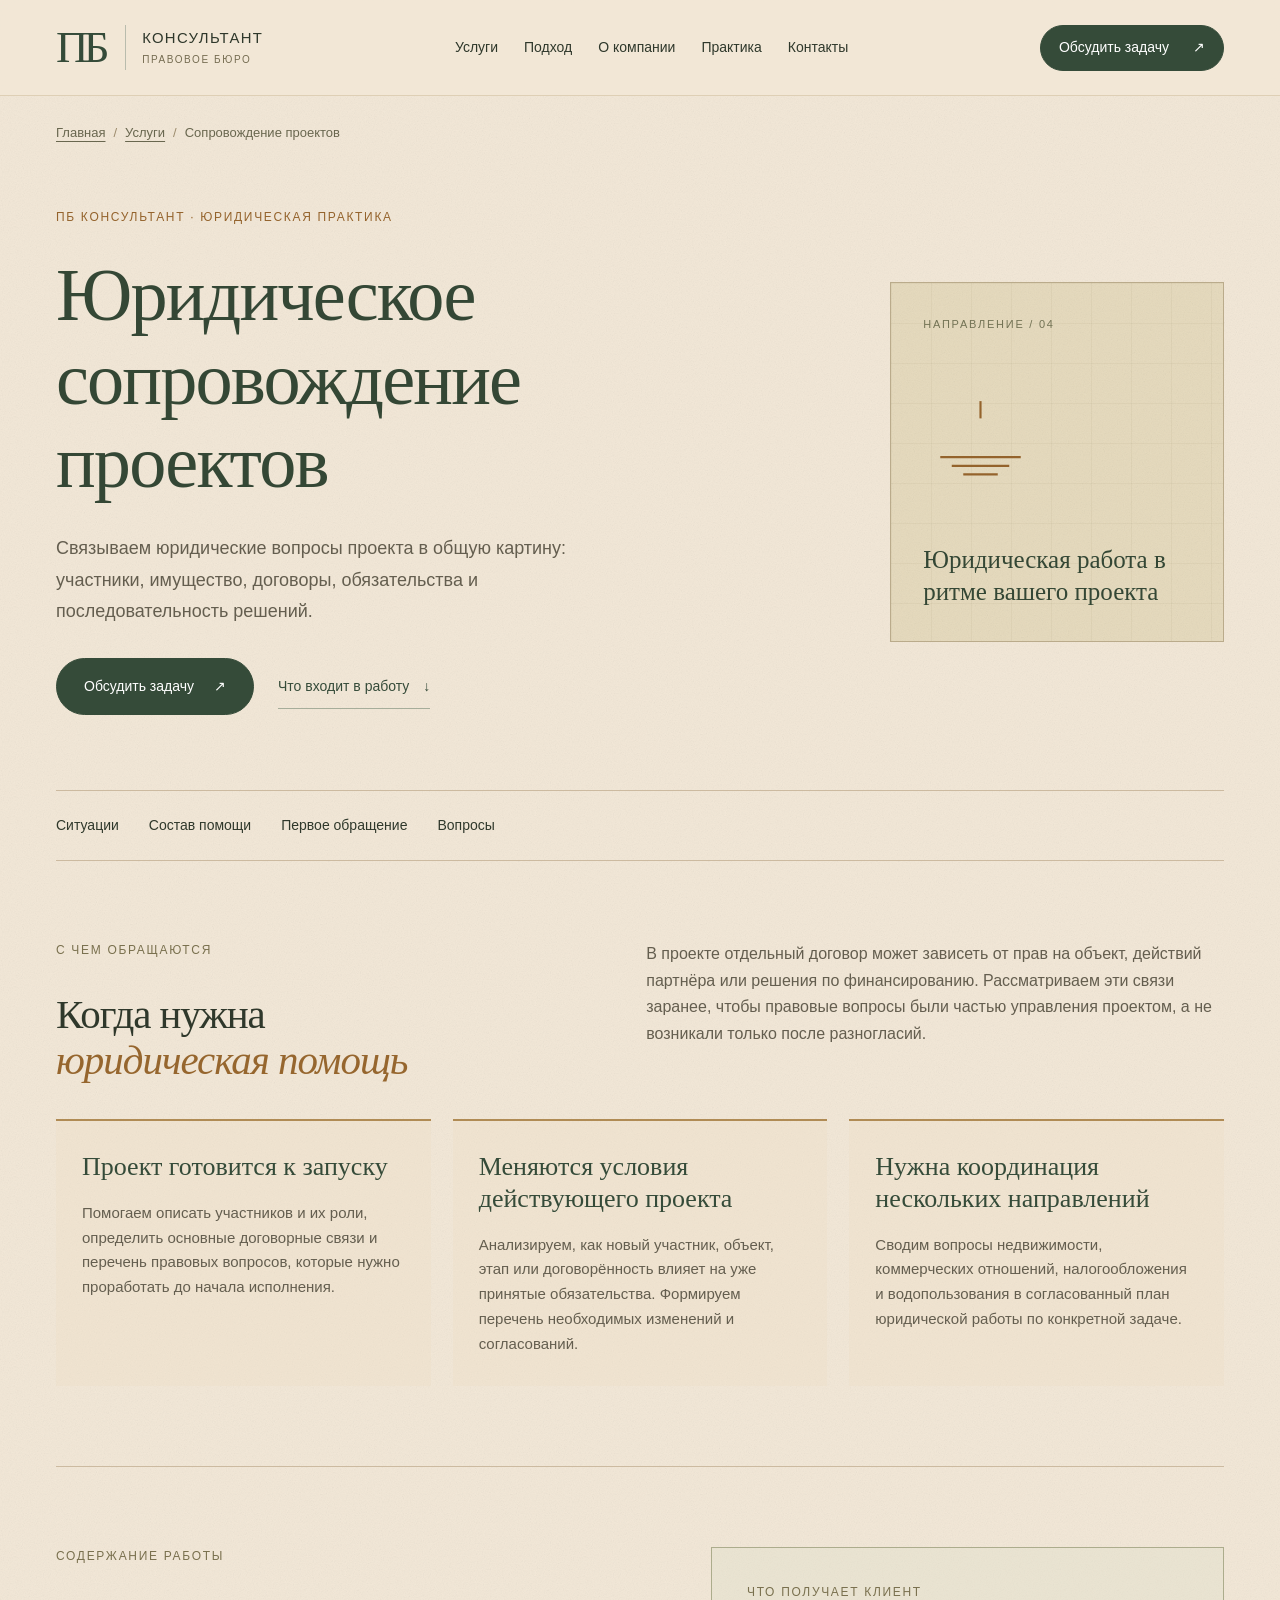
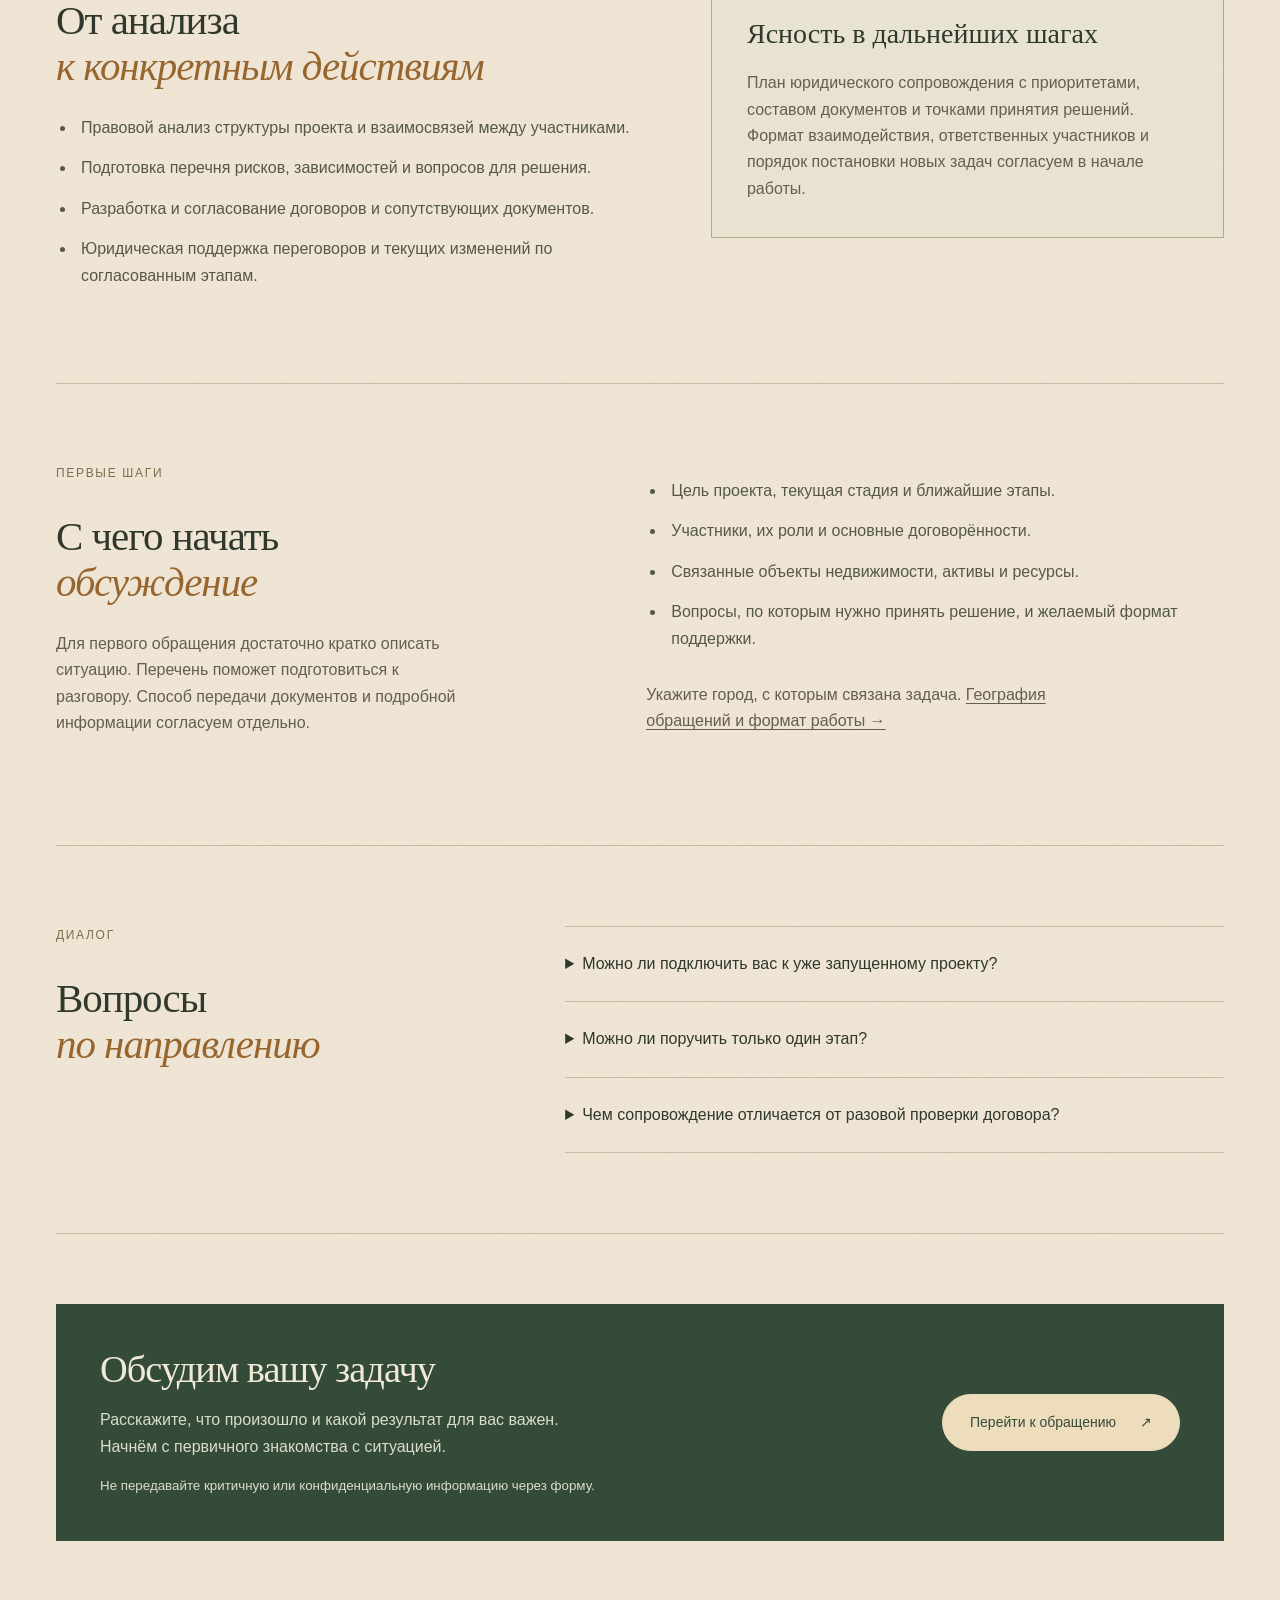
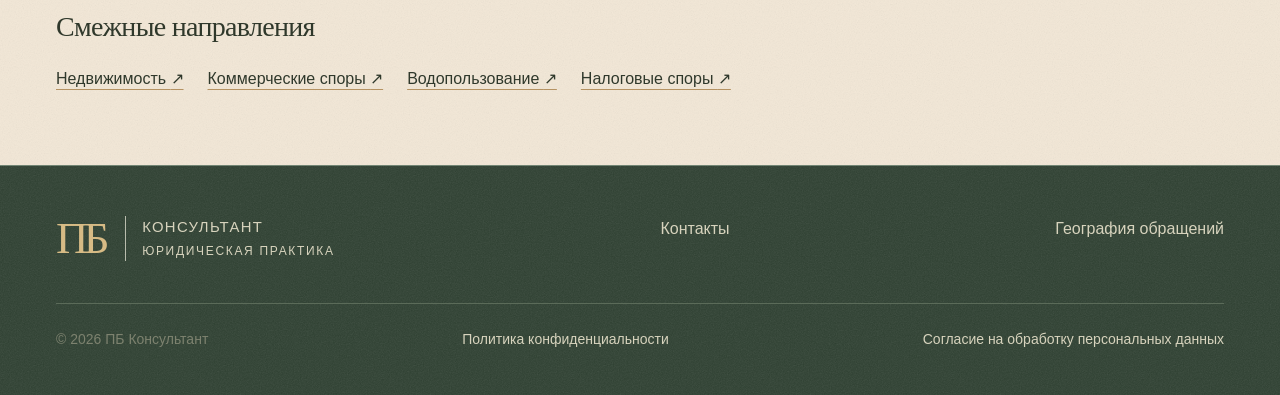
<file: uslugi/soprovozhdenie-proektov.html>
<!doctype html>
<html lang="ru">
<head>
  <meta charset="utf-8">
  <meta name="viewport" content="width=device-width, initial-scale=1, viewport-fit=cover">
  <meta name="theme-color" content="#f2e7d6">
  <title>Юридическое сопровождение проектов — ПБ Консультант</title>
  <meta name="description" content="Юридическое сопровождение проектов: анализ структуры, договоров, рисков и взаимодействия участников. Подключение к запуску или действующему проекту.">
  <meta property="og:title" content="Юридическое сопровождение проектов — ПБ Консультант">
  <meta property="og:description" content="Юридическое сопровождение проектов: анализ структуры, договоров, рисков и взаимодействия участников. Подключение к запуску или действующему проекту.">
  <meta property="og:type" content="website">
  <meta property="og:locale" content="ru_RU">
  <link rel="icon" href="../favicon.svg" type="image/svg+xml">
  <link rel="stylesheet" href="../css/styles.css">
  <link rel="stylesheet" href="../css/responsive.css">
  <link rel="stylesheet" href="../css/v3.css">
  <link rel="stylesheet" href="../css/completion.css">
  <link rel="stylesheet" href="../css/editorial-motion.css">
  <link rel="stylesheet" href="../css/service-pages.css">
  <script src="../js/main.js" defer></script>
  <script src="../js/editorial-motion.js" defer></script>
</head>
<body id="top" class="service-page">
  <a class="skip-link" href="#main">Перейти к содержанию</a>
  <header class="header">
            <a class="brand" href="../index.html#top" aria-label="ПБ Консультант — главная">
                <span class="monogram">
                    ПБ
                </span>
                <span>
                    КОНСУЛЬТАНТ
                    <small>
                        ПРАВОВОЕ БЮРО
                    </small>
                </span>
            </a>
            <nav class="desktop-nav" aria-label="Основная навигация">
                <a href="../index.html#services">
                    Услуги
                </a>
                <a href="../index.html#approach">
                    Подход
                </a>
                <a href="../index.html#about">
                    О компании
                </a>
                <a href="../index.html#cases">Практика</a>
                <a href="../index.html#contacts">
                    Контакты
                </a>
            </nav>
            <div class="header-actions">
                <a class="button" href="../index.html#request">
                    Обсудить задачу
                    <span aria-hidden="true">
                        ↗
                    </span>
                </a>
                <button class="menu-button" type="button" aria-label="Открыть меню" aria-expanded="false" aria-controls="mobile-nav" hidden>
                    ☰
                </button>
            </div>
            <nav class="mobile-nav" id="mobile-nav" aria-label="Мобильная навигация" hidden>
                <a href="../index.html#services">
                    Услуги
                </a>
                <a href="../index.html#approach">
                    Подход
                </a>
                <a href="../index.html#about">
                    О компании
                </a>
                <a href="../index.html#cases">Практика</a>
                <a href="../index.html#contacts">
                    Контакты
                </a>
            </nav>
        </header>
  <main id="main">
    <nav class="service-breadcrumbs wrap" aria-label="Хлебные крошки"><ol><li><a href="../index.html">Главная</a></li><li><a href="../index.html#services">Услуги</a></li><li aria-current="page">Сопровождение проектов</li></ol></nav>
    <section class="service-hero wrap" aria-labelledby="service-title">
      <div><p class="eyebrow">ПБ КОНСУЛЬТАНТ · ЮРИДИЧЕСКАЯ ПРАКТИКА</p><h1 id="service-title">Юридическое сопровождение проектов</h1><p class="service-lead">Связываем юридические вопросы проекта в общую картину: участники, имущество, договоры, обязательства и последовательность решений.</p><div class="service-hero-actions"><a class="button" href="../index.html#request">Обсудить задачу <span aria-hidden="true">↗</span></a><a class="text-link" href="#scope">Что входит в работу <span aria-hidden="true">↓</span></a></div></div>
      <div class="service-illustration"><small>НАПРАВЛЕНИЕ / 04</small><svg class="practice-symbol practice-symbol--motion" viewBox="0 0 80 80" fill="none" stroke="currentColor" stroke-width="1.5" aria-hidden="true" focusable="false">
                          <path data-motion-part="arch-outer" d="M12 53H68"/>
                          <path data-motion-part="arch-middle" d="M20 59H60"/>
                          <path data-motion-part="arch-inner" d="M28 65H52"/>
                          <path data-motion-part="lead" d="M40 14v12"/>
                        </svg><p>Юридическая работа в ритме вашего проекта</p></div>
    </section>
    <nav class="service-toc wrap" aria-label="На этой странице"><a href="#situations">Ситуации</a><a href="#scope">Состав помощи</a><a href="#preparation">Первое обращение</a><a href="#questions">Вопросы</a></nav>
    <section id="situations" class="service-section wrap"><div class="service-section-heading"><div><p class="eyebrow">С ЧЕМ ОБРАЩАЮТСЯ</p><h2>Когда нужна<br><em>юридическая помощь</em></h2></div><p>В проекте отдельный договор может зависеть от прав на объект, действий партнёра или решения по финансированию. Рассматриваем эти связи заранее, чтобы правовые вопросы были частью управления проектом, а не возникали только после разногласий.</p></div><div class="service-situations"><article class="service-situation"><h3>Проект готовится к запуску</h3><p>Помогаем описать участников и их роли, определить основные договорные связи и перечень правовых вопросов, которые нужно проработать до начала исполнения.</p></article>
<article class="service-situation"><h3>Меняются условия действующего проекта</h3><p>Анализируем, как новый участник, объект, этап или договорённость влияет на уже принятые обязательства. Формируем перечень необходимых изменений и согласований.</p></article>
<article class="service-situation"><h3>Нужна координация нескольких направлений</h3><p>Сводим вопросы недвижимости, коммерческих отношений, налогообложения и водопользования в согласованный план юридической работы по конкретной задаче.</p></article></div></section>
    <section id="scope" class="service-section service-scope wrap"><div><p class="eyebrow">СОДЕРЖАНИЕ РАБОТЫ</p><h2>От анализа<br><em>к конкретным действиям</em></h2><ul><li>Правовой анализ структуры проекта и взаимосвязей между участниками.</li><li>Подготовка перечня рисков, зависимостей и вопросов для решения.</li><li>Разработка и согласование договоров и сопутствующих документов.</li><li>Юридическая поддержка переговоров и текущих изменений по согласованным этапам.</li></ul></div><aside class="service-result"><p class="eyebrow">ЧТО ПОЛУЧАЕТ КЛИЕНТ</p><h3>Ясность в дальнейших шагах</h3><p>План юридического сопровождения с приоритетами, составом документов и точками принятия решений. Формат взаимодействия, ответственных участников и порядок постановки новых задач согласуем в начале работы.</p></aside></section>
    <section id="preparation" class="service-section service-preparation wrap"><div><p class="eyebrow">ПЕРВЫЕ ШАГИ</p><h2>С чего начать<br><em>обсуждение</em></h2><p>Для первого обращения достаточно кратко описать ситуацию. Перечень поможет подготовиться к разговору. Способ передачи документов и подробной информации согласуем отдельно.</p></div><div><ul><li>Цель проекта, текущая стадия и ближайшие этапы.</li><li>Участники, их роли и основные договорённости.</li><li>Связанные объекты недвижимости, активы и ресурсы.</li><li>Вопросы, по которым нужно принять решение, и желаемый формат поддержки.</li></ul><p class="service-region-note">Укажите город, с которым связана задача. <a href="../index.html#regions">География обращений и формат работы →</a></p></div></section>
    <section id="questions" class="service-section service-faq wrap"><div><p class="eyebrow">ДИАЛОГ</p><h2>Вопросы<br><em>по направлению</em></h2></div><div><details class="faq-item"><summary>Можно ли подключить вас к уже запущенному проекту?</summary><p>Да. Начнём с текущей структуры, действующих договоров и нерешённых вопросов. Это поможет определить приоритеты без повторного прохождения уже завершённых этапов.</p></details>
<details class="faq-item"><summary>Можно ли поручить только один этап?</summary><p>Да. Можно согласовать анализ отдельного вопроса, подготовку документов для конкретного этапа или более длительное сопровождение. Границы поручения определяем заранее.</p></details>
<details class="faq-item"><summary>Чем сопровождение отличается от разовой проверки договора?</summary><p>Проверка договора сосредоточена на конкретном документе. При сопровождении рассматриваем связи между несколькими задачами, участниками и этапами, а также изменения, возникающие в ходе проекта.</p></details></div></section>
    <section class="service-next wrap"><div><h2>Обсудим вашу задачу</h2><p>Расскажите, что произошло и какой результат для вас важен. Начнём с первичного знакомства с ситуацией.</p><small>Не передавайте критичную или конфиденциальную информацию через форму.</small></div><a class="button" href="../index.html#request">Перейти к обращению <span aria-hidden="true">↗</span></a></section>
    <nav class="service-related wrap" aria-label="Связанные услуги"><h2>Смежные направления</h2><div class="service-link-list"><a href="nedvizhimost.html">Недвижимость <span aria-hidden="true">↗</span></a><a href="kommercheskie-spory.html">Коммерческие споры <span aria-hidden="true">↗</span></a><a href="vodopolzovanie.html">Водопользование <span aria-hidden="true">↗</span></a><a href="nalogovye-spory.html">Налоговые споры <span aria-hidden="true">↗</span></a></div></nav>
  </main>
  <footer class="footer service-footer"><div class="wrap"><div class="footer-top"><a class="brand" href="../index.html" aria-label="ПБ Консультант — главная"><span class="monogram">ПБ</span><span>КОНСУЛЬТАНТ<small>ЮРИДИЧЕСКАЯ ПРАКТИКА</small></span></a><a href="../index.html#contacts">Контакты</a><a href="../index.html#regions">География обращений</a></div><div class="footer-bottom"><span>© 2026 ПБ Консультант</span><a href="../legal/privacy.html">Политика конфиденциальности</a><a href="../legal/consent.html">Согласие на обработку персональных данных</a></div></div></footer><div class="mobile-cta"><a class="button" href="../index.html#request">Обсудить задачу <span aria-hidden="true">↗</span></a></div>
</body>
</html>
</file>
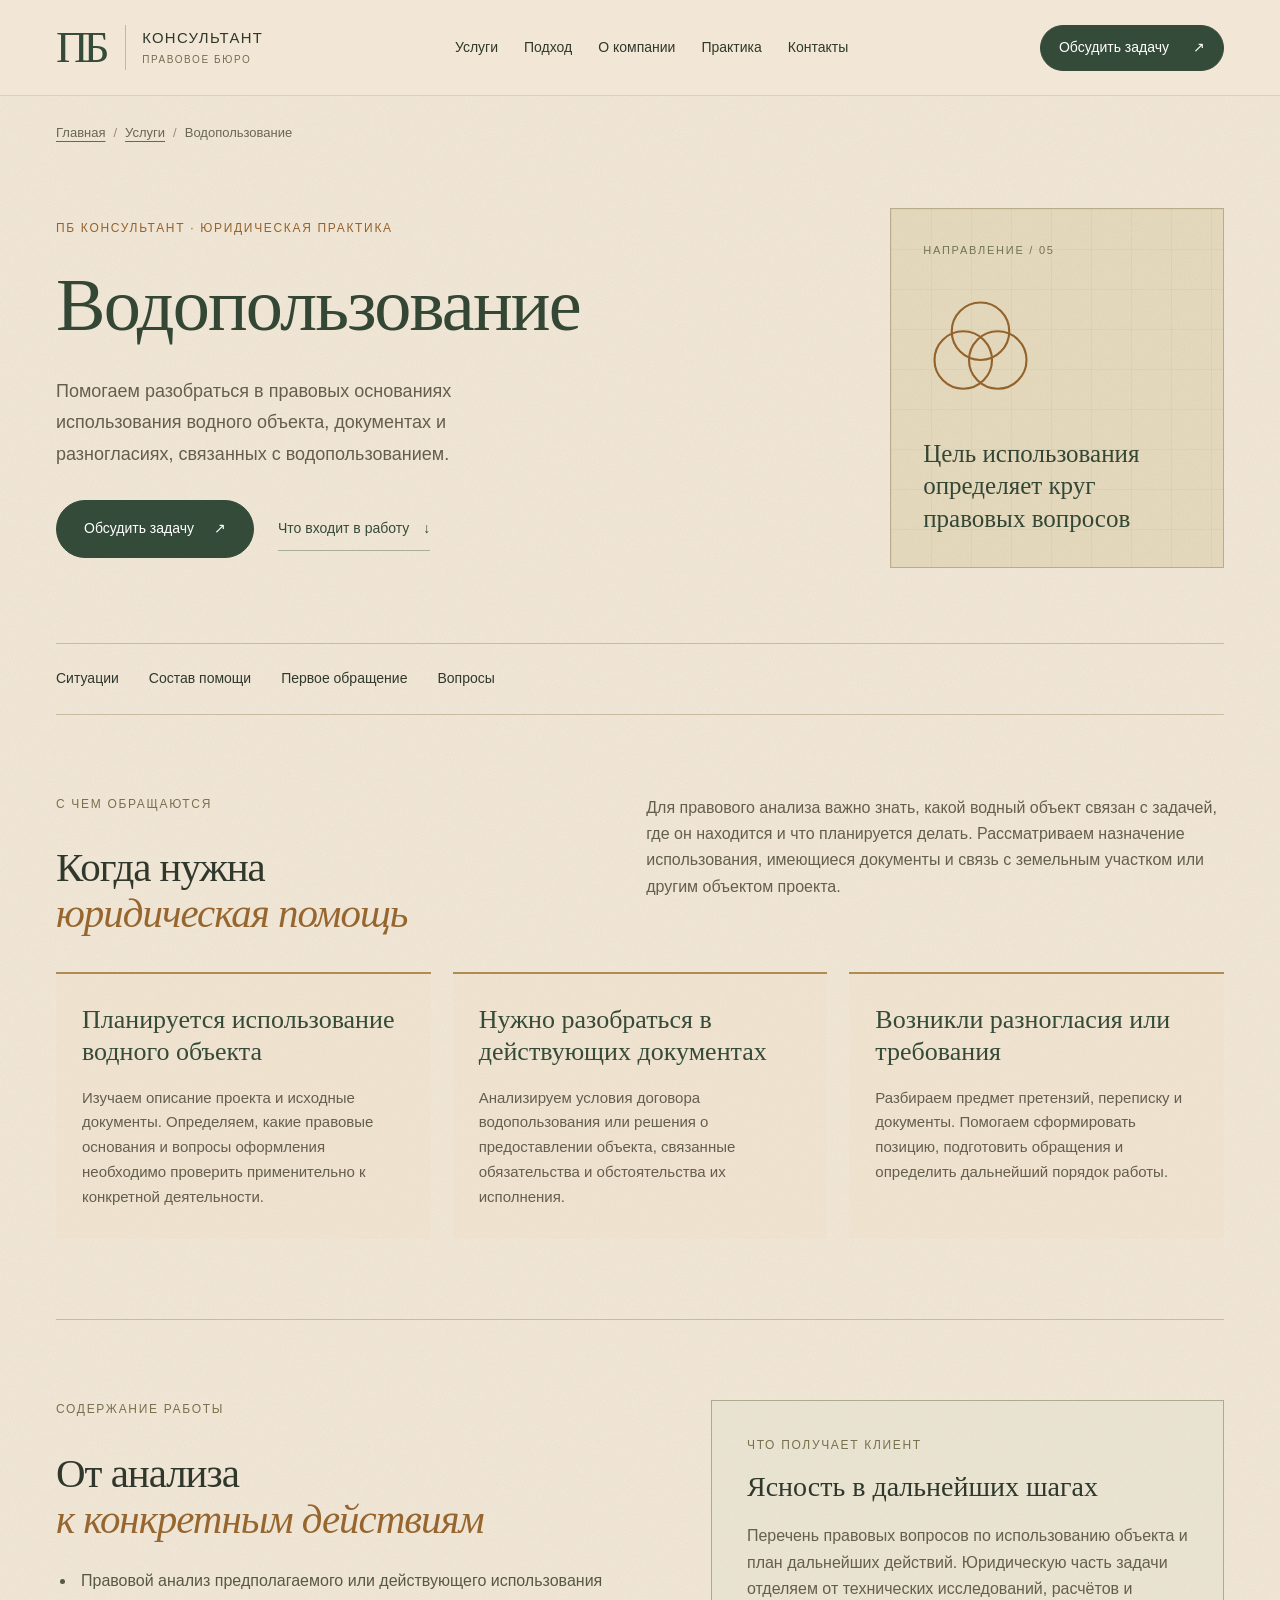
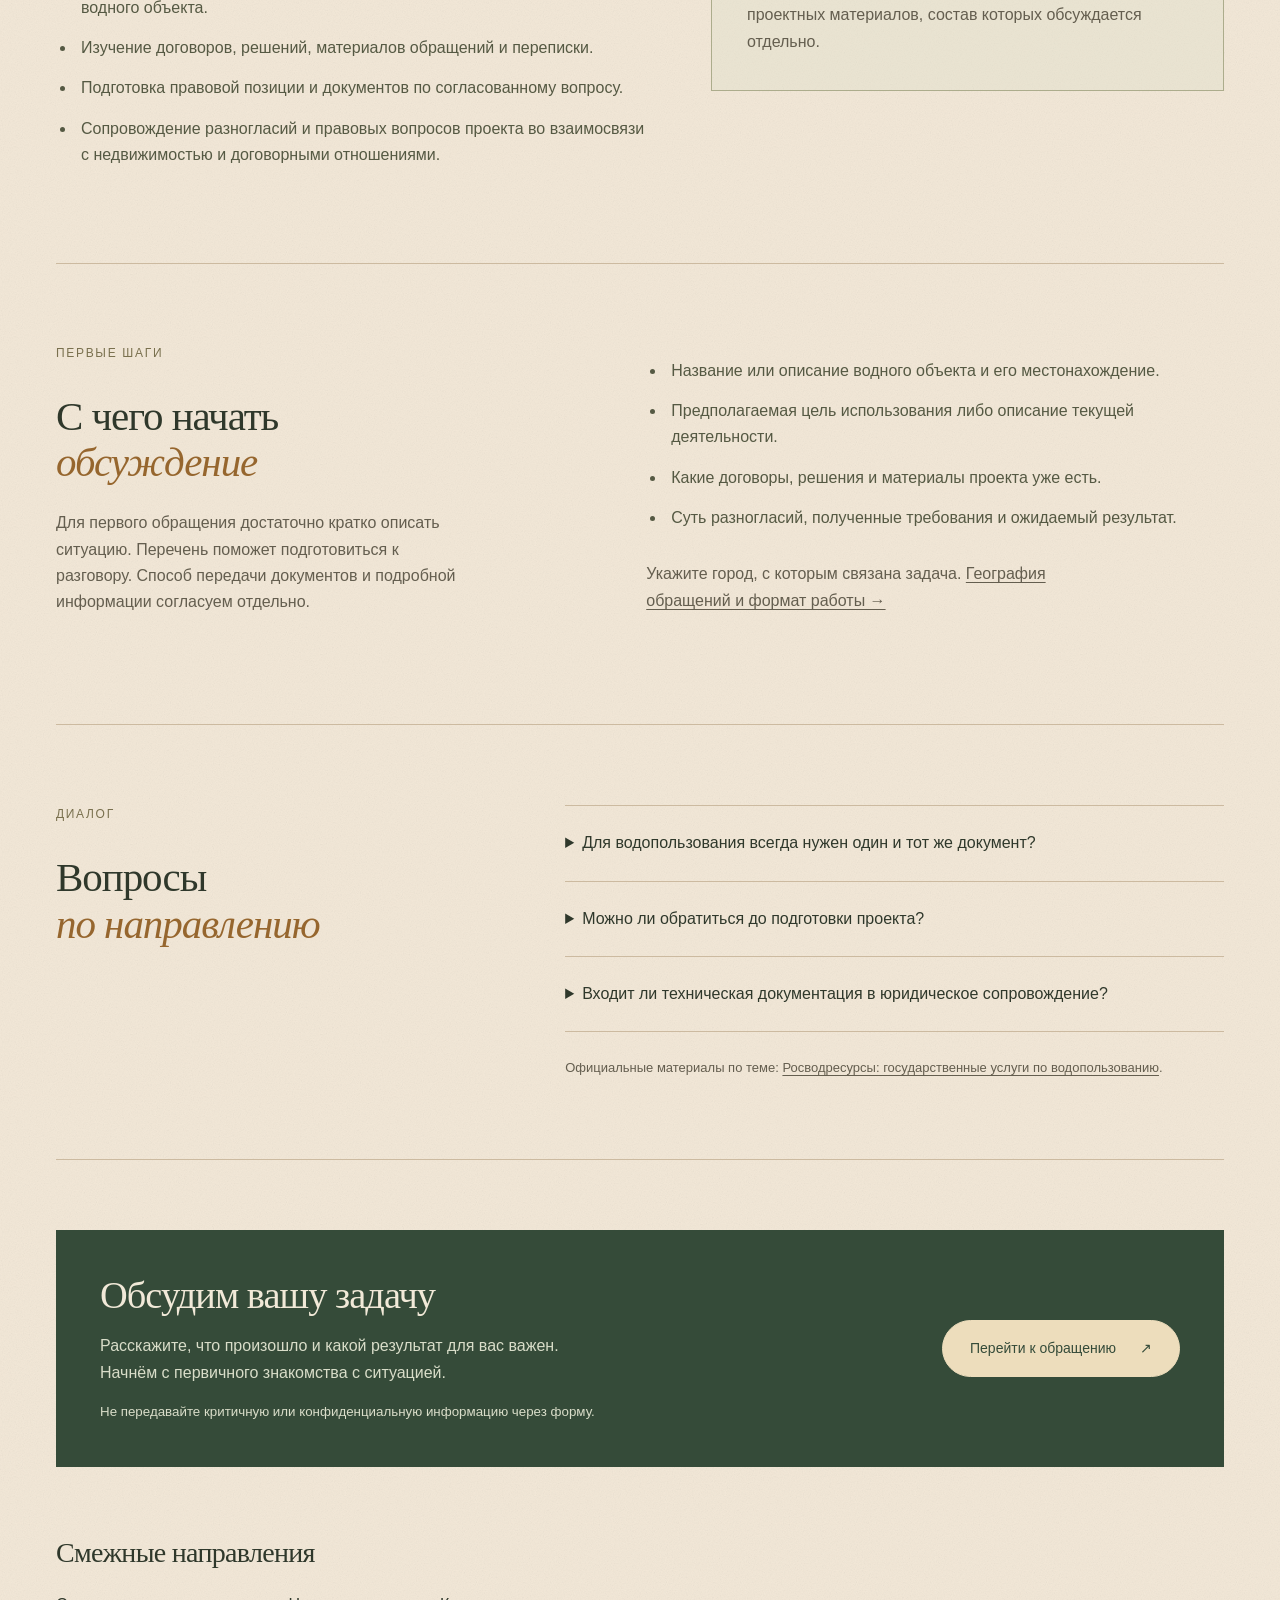
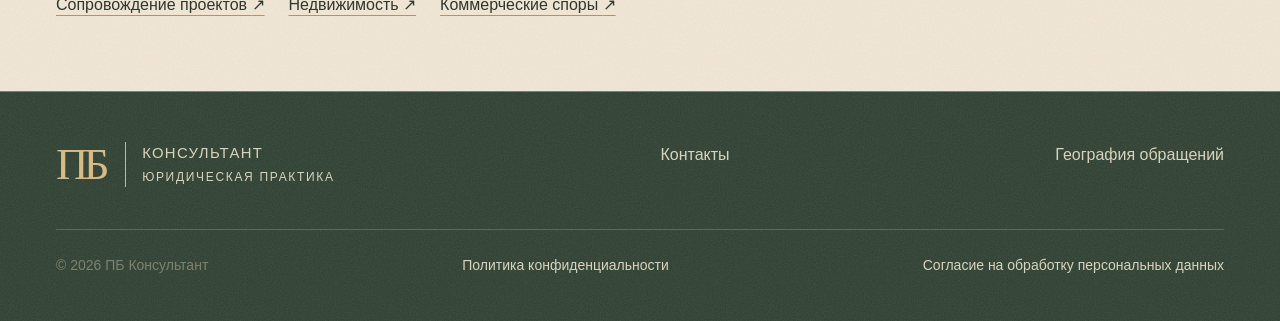
<file: uslugi/vodopolzovanie.html>
<!doctype html>
<html lang="ru">
<head>
  <meta charset="utf-8">
  <meta name="viewport" content="width=device-width, initial-scale=1, viewport-fit=cover">
  <meta name="theme-color" content="#f2e7d6">
  <title>Юридическая помощь по водопользованию — ПБ Консультант</title>
  <meta name="description" content="Правовой анализ водопользования: документы на использование водного объекта, условия договоров, разногласия и сопровождение связанных проектов.">
  <meta property="og:title" content="Юридическая помощь по водопользованию — ПБ Консультант">
  <meta property="og:description" content="Правовой анализ водопользования: документы на использование водного объекта, условия договоров, разногласия и сопровождение связанных проектов.">
  <meta property="og:type" content="website">
  <meta property="og:locale" content="ru_RU">
  <link rel="icon" href="../favicon.svg" type="image/svg+xml">
  <link rel="stylesheet" href="../css/styles.css">
  <link rel="stylesheet" href="../css/responsive.css">
  <link rel="stylesheet" href="../css/v3.css">
  <link rel="stylesheet" href="../css/completion.css">
  <link rel="stylesheet" href="../css/editorial-motion.css">
  <link rel="stylesheet" href="../css/service-pages.css">
  <script src="../js/main.js" defer></script>
  <script src="../js/editorial-motion.js" defer></script>
</head>
<body id="top" class="service-page">
  <a class="skip-link" href="#main">Перейти к содержанию</a>
  <header class="header">
            <a class="brand" href="../index.html#top" aria-label="ПБ Консультант — главная">
                <span class="monogram">
                    ПБ
                </span>
                <span>
                    КОНСУЛЬТАНТ
                    <small>
                        ПРАВОВОЕ БЮРО
                    </small>
                </span>
            </a>
            <nav class="desktop-nav" aria-label="Основная навигация">
                <a href="../index.html#services">
                    Услуги
                </a>
                <a href="../index.html#approach">
                    Подход
                </a>
                <a href="../index.html#about">
                    О компании
                </a>
                <a href="../index.html#cases">Практика</a>
                <a href="../index.html#contacts">
                    Контакты
                </a>
            </nav>
            <div class="header-actions">
                <a class="button" href="../index.html#request">
                    Обсудить задачу
                    <span aria-hidden="true">
                        ↗
                    </span>
                </a>
                <button class="menu-button" type="button" aria-label="Открыть меню" aria-expanded="false" aria-controls="mobile-nav" hidden>
                    ☰
                </button>
            </div>
            <nav class="mobile-nav" id="mobile-nav" aria-label="Мобильная навигация" hidden>
                <a href="../index.html#services">
                    Услуги
                </a>
                <a href="../index.html#approach">
                    Подход
                </a>
                <a href="../index.html#about">
                    О компании
                </a>
                <a href="../index.html#cases">Практика</a>
                <a href="../index.html#contacts">
                    Контакты
                </a>
            </nav>
        </header>
  <main id="main">
    <nav class="service-breadcrumbs wrap" aria-label="Хлебные крошки"><ol><li><a href="../index.html">Главная</a></li><li><a href="../index.html#services">Услуги</a></li><li aria-current="page">Водопользование</li></ol></nav>
    <section class="service-hero wrap" aria-labelledby="service-title">
      <div><p class="eyebrow">ПБ КОНСУЛЬТАНТ · ЮРИДИЧЕСКАЯ ПРАКТИКА</p><h1 id="service-title">Водопользование</h1><p class="service-lead">Помогаем разобраться в правовых основаниях использования водного объекта, документах и разногласиях, связанных с водопользованием.</p><div class="service-hero-actions"><a class="button" href="../index.html#request">Обсудить задачу <span aria-hidden="true">↗</span></a><a class="text-link" href="#scope">Что входит в работу <span aria-hidden="true">↓</span></a></div></div>
      <div class="service-illustration"><small>НАПРАВЛЕНИЕ / 05</small><svg class="practice-symbol practice-symbol--motion" viewBox="0 0 80 80" fill="none" stroke="currentColor" stroke-width="1.5" aria-hidden="true" focusable="false">
                          <circle data-motion-part="bubble-top" cx="40" cy="28" r="20"/>
                          <circle data-motion-part="bubble-left" cx="28" cy="48" r="20"/>
                          <circle data-motion-part="bubble-right" cx="52" cy="48" r="20"/>
                        </svg><p>Цель использования определяет круг правовых вопросов</p></div>
    </section>
    <nav class="service-toc wrap" aria-label="На этой странице"><a href="#situations">Ситуации</a><a href="#scope">Состав помощи</a><a href="#preparation">Первое обращение</a><a href="#questions">Вопросы</a></nav>
    <section id="situations" class="service-section wrap"><div class="service-section-heading"><div><p class="eyebrow">С ЧЕМ ОБРАЩАЮТСЯ</p><h2>Когда нужна<br><em>юридическая помощь</em></h2></div><p>Для правового анализа важно знать, какой водный объект связан с задачей, где он находится и что планируется делать. Рассматриваем назначение использования, имеющиеся документы и связь с земельным участком или другим объектом проекта.</p></div><div class="service-situations"><article class="service-situation"><h3>Планируется использование водного объекта</h3><p>Изучаем описание проекта и исходные документы. Определяем, какие правовые основания и вопросы оформления необходимо проверить применительно к конкретной деятельности.</p></article>
<article class="service-situation"><h3>Нужно разобраться в действующих документах</h3><p>Анализируем условия договора водопользования или решения о предоставлении объекта, связанные обязательства и обстоятельства их исполнения.</p></article>
<article class="service-situation"><h3>Возникли разногласия или требования</h3><p>Разбираем предмет претензий, переписку и документы. Помогаем сформировать позицию, подготовить обращения и определить дальнейший порядок работы.</p></article></div></section>
    <section id="scope" class="service-section service-scope wrap"><div><p class="eyebrow">СОДЕРЖАНИЕ РАБОТЫ</p><h2>От анализа<br><em>к конкретным действиям</em></h2><ul><li>Правовой анализ предполагаемого или действующего использования водного объекта.</li><li>Изучение договоров, решений, материалов обращений и переписки.</li><li>Подготовка правовой позиции и документов по согласованному вопросу.</li><li>Сопровождение разногласий и правовых вопросов проекта во взаимосвязи с недвижимостью и договорными отношениями.</li></ul></div><aside class="service-result"><p class="eyebrow">ЧТО ПОЛУЧАЕТ КЛИЕНТ</p><h3>Ясность в дальнейших шагах</h3><p>Перечень правовых вопросов по использованию объекта и план дальнейших действий. Юридическую часть задачи отделяем от технических исследований, расчётов и проектных материалов, состав которых обсуждается отдельно.</p></aside></section>
    <section id="preparation" class="service-section service-preparation wrap"><div><p class="eyebrow">ПЕРВЫЕ ШАГИ</p><h2>С чего начать<br><em>обсуждение</em></h2><p>Для первого обращения достаточно кратко описать ситуацию. Перечень поможет подготовиться к разговору. Способ передачи документов и подробной информации согласуем отдельно.</p></div><div><ul><li>Название или описание водного объекта и его местонахождение.</li><li>Предполагаемая цель использования либо описание текущей деятельности.</li><li>Какие договоры, решения и материалы проекта уже есть.</li><li>Суть разногласий, полученные требования и ожидаемый результат.</li></ul><p class="service-region-note">Укажите город, с которым связана задача. <a href="../index.html#regions">География обращений и формат работы →</a></p></div></section>
    <section id="questions" class="service-section service-faq wrap"><div><p class="eyebrow">ДИАЛОГ</p><h2>Вопросы<br><em>по направлению</em></h2></div><div><details class="faq-item"><summary>Для водопользования всегда нужен один и тот же документ?</summary><p>Нет единого решения для любого проекта. У Росводресурсов предусмотрены процедуры предоставления водных объектов на основании договоров и решений. Применимое основание нужно определять по конкретным обстоятельствам использования.</p></details>
<details class="faq-item"><summary>Можно ли обратиться до подготовки проекта?</summary><p>Да. На начальном этапе можно разобрать замысел и определить, какие правовые вопросы требуют уточнения. Для предметного анализа затем понадобятся сведения об объекте и предполагаемой деятельности.</p></details>
<details class="faq-item"><summary>Входит ли техническая документация в юридическое сопровождение?</summary><p>На этой странице описана юридическая помощь. Если для задачи нужны технические исследования, расчёты или проектирование, их состав и исполнителей следует согласовать отдельно.</p></details><p class="service-reference">Официальные материалы по теме: <a href="https://voda.gov.ru/gosuslugi/">Росводресурсы: государственные услуги по водопользованию</a>.</p></div></section>
    <section class="service-next wrap"><div><h2>Обсудим вашу задачу</h2><p>Расскажите, что произошло и какой результат для вас важен. Начнём с первичного знакомства с ситуацией.</p><small>Не передавайте критичную или конфиденциальную информацию через форму.</small></div><a class="button" href="../index.html#request">Перейти к обращению <span aria-hidden="true">↗</span></a></section>
    <nav class="service-related wrap" aria-label="Связанные услуги"><h2>Смежные направления</h2><div class="service-link-list"><a href="soprovozhdenie-proektov.html">Сопровождение проектов <span aria-hidden="true">↗</span></a><a href="nedvizhimost.html">Недвижимость <span aria-hidden="true">↗</span></a><a href="kommercheskie-spory.html">Коммерческие споры <span aria-hidden="true">↗</span></a></div></nav>
  </main>
  <footer class="footer service-footer"><div class="wrap"><div class="footer-top"><a class="brand" href="../index.html" aria-label="ПБ Консультант — главная"><span class="monogram">ПБ</span><span>КОНСУЛЬТАНТ<small>ЮРИДИЧЕСКАЯ ПРАКТИКА</small></span></a><a href="../index.html#contacts">Контакты</a><a href="../index.html#regions">География обращений</a></div><div class="footer-bottom"><span>© 2026 ПБ Консультант</span><a href="../legal/privacy.html">Политика конфиденциальности</a><a href="../legal/consent.html">Согласие на обработку персональных данных</a></div></div></footer><div class="mobile-cta"><a class="button" href="../index.html#request">Обсудить задачу <span aria-hidden="true">↗</span></a></div>
</body>
</html>
</file>
<file: css/responsive.css>
/* Планшеты, телефоны и доступность. Основные стили — в styles.css. */

@media (max-width: 1150px) {
    .wrap {
        width: calc(100% - 64px);
    }

    .header {
        gap: 20px;
        padding-inline: 32px;
    }

    .desktop-nav {
        gap: 15px;
    }

    .header .brand > span:last-child {
        font-size: 0.75rem;
    }

    .hero {
        gap: 30px;
    }

    .hero h1 {
        font-size: 5rem;
    }

    .split, .about, .process, .faq {
        gap: 50px;
    }

    .principles {
        gap: 28px;
    }
}

@media (max-width: 950px) {
    .desktop-nav {
        display: none;
    }

    .menu-button:not([hidden]) {
        display: block;
    }

    /* Без JavaScript основная навигация остается доступной. */
    html:not(.js-enabled) .header {
        position: relative;
        height: auto;
        flex-wrap: wrap;
        padding-block: 20px;
    }

    html:not(.js-enabled) .desktop-nav {
        display: flex;
        flex-wrap: wrap;
    }

    .hero h1 {
        font-size: 4.1rem;
    }

    .hero-image {
        height: 540px;
    }

    .trust, .advantage-grid {
        grid-template-columns: repeat(2, minmax(0, 1fr));
        gap: 24px;
    }

    .trust > span {
        padding: 0;
        border: 0;
        text-align: left;
    }

    .intro {
        grid-template-columns: 1fr;
        gap: 0;
    }

    .principle-title {
        font-size: clamp(1.5rem, 3vw, 2.1rem);
    }

    .footer-top, .footer-bottom {
        flex-wrap: wrap;
    }
}

@media (max-width: 700px) {
    html {
        scroll-padding-top: 90px;
    }

    body:not(.legal-page) {
        padding-bottom: calc(82px + env(safe-area-inset-bottom, 0px));
    }

    .wrap {
        width: calc(100% - 40px);
    }

    .section {
        padding-block: 65px;
    }

    .header, .header.scrolled {
        height: 80px;
        gap: 8px;
        padding-left: max(16px, env(safe-area-inset-left));
        padding-right: max(16px, env(safe-area-inset-right));
    }

    .header .brand {
        flex-shrink: 1;
        min-width: 0;
        gap: 10px;
    }

    .monogram {
        padding-right: 12px;
        font-size: 2.1rem;
    }

    .header .brand > span:last-child {
        font-size: 0.75rem;
        letter-spacing: 0.04em;
    }

    .header .brand small {
        font-size: 0.5rem;
    }

    .header-actions > .button {
        display: none;
    }

    .hero, .split, .about, .process, .faq, .contacts {
        grid-template-columns: minmax(0, 1fr);
        gap: 38px;
    }

    .hero {
        padding-top: 35px;
    }

    .hero-copy {
        padding-top: 0;
    }

    .hero h1 {
        margin-bottom: 25px;
        font-size: clamp(2.85rem, 12vw, 5.1rem);
    }

    .hero-lead {
        font-size: 1rem;
    }

    .hero-actions {
        align-items: stretch;
        gap: 16px;
        margin-top: 27px;
    }

    .hero-caption {
        padding-top: 32px;
    }

    .hero-image {
        height: auto;
        aspect-ratio: 1.1;
    }

    .hero-image .image-placeholder {
        position: absolute;
        inset: 0;
    }

    .hero-image figcaption {
        padding-inline: 16px;
    }

    .eyebrow {
        margin-bottom: 22px;
        font-size: 0.75rem;
        letter-spacing: 0.08em;
    }

    .intro h2 {
        font-size: 2rem;
    }

    .section-heading {
        display: block;
        margin-bottom: 35px;
    }

    .section-heading > p {
        margin-top: 22px;
    }

    .practice-row {
        grid-template-columns: minmax(0, 1fr) 20px;
        gap: 12px;
        padding-block: 22px;
    }

    .practice-row h3 {
        font-size: 1.5rem;
    }

    .practice-row p {
        grid-column: 1;
        grid-row: 2;
    }

    .practice-arrow {
        grid-column: 2;
        grid-row: 1;
    }

    .principles, .case-grid, .review-grid, .form-pair {
        grid-template-columns: minmax(0, 1fr);
    }

    .principles {
        margin-top: 40px;
    }

    .principle-title {
        margin-bottom: 16px;
        font-size: 1.7rem;
    }

    .about-mark, .about-brand {
        min-height: 330px;
    }

    .about h2 {
        font-size: 2.2rem;
    }

    .about-monogram {
        font-size: 6rem;
    }

    .case-grid, .review-grid {
        gap: 34px;
    }

    .case .eyebrow {
        margin-bottom: 22px;
    }

    .case-dialog {
        padding: 35px 24px;
    }

    .advantage-grid {
        gap: 30px 23px;
        margin-top: 37px;
    }

    .advantage-grid h3 {
        font-size: 0.875rem;
        letter-spacing: 0.02em;
    }

    .contacts dl > div {
        grid-template-columns: minmax(90px, 0.8fr) minmax(0, 1.2fr);
    }

    .footer-top, .footer-bottom {
        flex-direction: column;
        gap: 20px;
    }

    .mobile-cta {
        position: fixed;
        right: 0;
        bottom: 0;
        left: 0;
        z-index: 35;
        display: flex;
        padding: 12px max(20px, env(safe-area-inset-right)) calc(12px + env(safe-area-inset-bottom, 0px)) max(20px, env(safe-area-inset-left));
        border-top: 1px solid var(--border);
        background: #f8f7f3f5;
        backdrop-filter: blur(12px);
    }

    .mobile-cta .button {
        width: 100%;
        min-height: 48px;
        font-size: 1rem;
    }
}

@media (max-width: 360px) {
    .wrap {
        width: calc(100% - 32px);
    }

    .header .brand > span:last-child {
        font-size: 0.6875rem;
    }

    .hero-image figcaption span:first-child {
        max-width: 175px;
    }
}

@media (max-height: 500px) and (orientation: landscape) {
    .mobile-cta {
        position: static;
    }

    body:not(.legal-page) {
        padding-bottom: 0;
    }
}

@media (prefers-reduced-motion: reduce) {
    html {
        scroll-behavior: auto;
    }

    *, *::before, *::after {
        animation: none !important;
        transition: none !important;
    }
}
</file>
<file: css/v3.css>
/* ПБ V3. Палитра, композиция и геометрия новой версии. */
:root {
    --background: #f5eedf;
    --foreground: #253b31;
    --text-muted: #655e50;
    --accent: #294b3d;
    --accent-hover: #3c6050;
    --heading-muted: #96662e;
    --principle-color: #8b6333;
    --surface: #eae0c9;
    --border: #cbbd9e;
    --ochre: #94632c;
    --orange: #d5a071;
    --olive: #747850;
    --page-width: 1320px;
}
body { background: var(--background); }
.header { background: #f5eedff5; height: 96px; }
.brand small, .header .brand small { font-size: 12px; letter-spacing: .16em; color: #777457; }
.monogram { color: var(--accent); }
.button { border-radius: 3px 18px 3px 3px; padding: 18px 24px; }
.header .button { border-radius: 2px 14px 2px 2px; }
.eyebrow { color: #79704e; font-size: 12px; }
.hero { gap: 6%; padding-block: 52px 48px; align-items: center; }
.hero-copy { padding-top: 0; }
.hero h1 { font-size: clamp(3.7rem,6.7vw,6.2rem); line-height: 1.05; }
.hero h1 em { color: var(--ochre); }
.hero-lead { max-width: 470px; color: var(--foreground); }
.hero-note { max-width: 465px; }
.hero-caption { padding-top: 44px; color: var(--olive); }
.hero-actions { gap: 20px; }
.tree-composition { position: relative; height: auto; overflow: visible; background: none; padding: 16px 20px 0; }
.tree-frame { position: relative; padding: 20px 12px 12px; border: 1px solid var(--border); border-radius: 48% 48% 3px 3px; }
.tree-frame::before { content: ''; position: absolute; inset: -13px 10px 12px -13px; border: 1px solid #b9915755; border-radius: 48% 48% 2px 2px; pointer-events: none; }
.tree-frame img { width: 100%; height: 480px; object-fit: cover; border-radius: 46% 46% 0 0; mix-blend-mode: multiply; }
.tree-seal { position: absolute; right: -17px; bottom: 36px; display: grid; place-items: center; width: 62px; height: 62px; border: 1px solid #99783f; border-radius: 50%; background: #e5d2ac; font-family: Georgia, serif; font-size: 22px; }
.tree-composition figcaption { position: static; display: block; padding: 24px 0 0; color: var(--ochre); font: italic 18px/1.5 Georgia,serif; text-align: center; letter-spacing: 0; }
.trust { background: #e9e1cb; border-color: #bfb797; padding-block: 24px; }
.trust > span { font-size: 12px; letter-spacing: .06em; color: #515941; }
.intro { position: relative; }
.intro::before { content: ''; position: absolute; top: 80px; left: 5%; width: 100px; height: 100px; border: 1px solid #b5a67b55; border-radius: 50%; z-index: -1; }
.practice-list { display: grid; grid-template-columns: repeat(2,minmax(0,1fr)); border-top: 1px solid var(--border); border-left: 1px solid var(--border); }
.practice-row { position: relative; display: grid; grid-template-columns: 80px minmax(0,1fr) 20px; align-content: start; align-items: start; gap: 16px 22px; padding: 34px 28px; border: 0; border-right: 1px solid var(--border); border-bottom: 1px solid var(--border); min-height: 222px; background: #eee5d3; transition: background .2s; }
.practice-row:nth-child(4n+2), .practice-row:nth-child(4n+3) { background: #e8dfc5; }
.practice-row:nth-child(5n) { background: #edd6bb; }
.practice-row:hover { background: #dec9a9; }
.practice-symbol { grid-column: 1; grid-row: 1 / 3; width: 72px; height: 72px; color: #8d7440; }
.practice-row h3 { grid-column: 2; font-size: 1.55rem; margin-top: 8px; }
.practice-row p { grid-column: 2; grid-row: 2; font-size: 16px; line-height: 1.65; }
.practice-arrow { grid-column: 3; grid-row: 1; color: #657049; }
.expertise { background: #2c4638; color: #f5eedf; }
.expertise p, .expertise .eyebrow { color: #d6d2bb; }
.expertise h2 em { color: #d6b77f; }
.expertise .tags span { border-color: #74806a; }
.principles article { border-top: 1px solid #a4946e; padding: 28px 22px; background: #e9dfc8; }
.principles article:nth-child(2) { border-radius: 40px 0 0 0; background: #e8d2b8; }
.principle-title { color: var(--ochre); }
.about-mark { background: #e9dfc8; border: 1px solid #a39b73; border-radius: 46% 46% 2px 2px; overflow: hidden; position: relative; }
.about-brand::before { border-radius: 46% 46% 2px 2px; border-color: #b5aa80; }
.about-pattern { opacity: .3; }
.about-monogram { color: #536343; }
.bureau-sign { display: block; padding-top: 22px; color: #85805f; font: 12px Arial,sans-serif; letter-spacing: .22em; }
.case { padding: 32px; background: #ead8bf; border: 1px solid var(--border); border-radius: 0 40px 0 0; }
.advantages { background: #d8c8a5; }
.advantages h2 em { color: #6c6e45; }
.advantage-grid article { border-top-color: #a69670; }
.review-grid figure { padding: 28px; border: 1px solid var(--border); background: #eee5d3; }
.quote-mark { color: #ae8850; }
.cta { position: relative; background: #e3cfad; border-top: 1px solid #b9a17a; }
.cta h2 em { color: #835722; }
.contact-form { background: #f7f0e2; border: 1px solid #bbab87; border-radius: 36px 0 0 0; padding: 32px; }
.contact-form input:not([type=checkbox]):not([type=file]), .contact-form textarea { background: #fffaf0; border-color: #bdaf91; color: #253b31; }
.field-help, .form-notice { color: #68604f; font-size: 14px; }
.honey { position: absolute; left: -10000px; width: 1px; height: 1px; overflow: hidden; }
.footer { background: #253c31; color: #f1e8d5; }
.footer p, .footer small, .footer a { color: #d7d3bd; }
.footer .monogram { color: #d7bb85; }
.mobile-cta { background: #f5eedff5; }
@media (max-width: 1100px) {
    .practice-row { padding: 26px 20px; grid-template-columns: 54px minmax(0,1fr) 16px; gap: 15px; }
    .practice-symbol { width: 50px; height: 60px; }
    .tree-frame img { height: 440px; }
}
@media (max-width: 700px) {
    .hero { padding-top: 36px; gap: 34px; }
    .hero h1 { font-size: clamp(3rem,13vw,5rem); }
    .hero-caption { padding-top: 28px; }
    .tree-composition { aspect-ratio: auto; width: min(100%,420px); margin-inline: auto; }
    .tree-frame img { height: auto; aspect-ratio: 4 / 5; }
    .tree-composition figcaption { font-size: 17px; }
    .trust { padding: 24px 18px; gap: 18px; }
    .trust > span { font-size: 12px; }
    .practice-list { grid-template-columns: minmax(0,1fr); }
    .practice-row { min-height: 0; padding: 26px 18px; }
    .practice-row h3 { grid-column: 2; font-size: 1.5rem; }
    .practice-row p { grid-column: 2; grid-row: 2; }
    .practice-arrow { grid-column: 3; }
    .practice-symbol { grid-row: 1 / 3; }
    .contact-form { padding: 26px 20px; }
    .brand small, .header .brand small { font-size: 12px; letter-spacing: .04em; }
    .section-heading > p { font-size: 16px; }
}

/* Уточнения V3: контраст принципов и самостоятельный блок обращения. */
.advantages { background: #d8c8a5; color: #253b31; }
.advantages .eyebrow { color: #51573d; }
.advantages h2 em { color: #585e38; }
.advantage-grid p { color: #414b38; }
.practice-symbol { color: #785d2d; stroke-width: 1.5; }

.cta { background: #263f34; border: 0; padding-block: 100px; }
.cta > .split { grid-template-columns: minmax(0,.8fr) minmax(0,1.3fr); gap: 64px; align-items: start; }
.cta > .split > div:first-child { padding-top: 38px; }
.cta h2 { color: #faf3e5; font-size: clamp(2.5rem,4.3vw,4rem); }
.cta h2 em { color: #ddbd86; }
.cta > .split > div > .eyebrow { color: #d4c29b; }
.cta > .split > div > p:not(.eyebrow) { color: #e0e3d7; margin-top: 28px; max-width: 420px; }
.cta-contacts { color: #d9d4bd; padding-top: 26px; border-top: 1px solid #728474; }
.contact-form { padding: 44px; border: 1px solid #e3d9c4; border-radius: 22px; background: #faf5ea; box-shadow: 0 24px 64px #10261d33; }
.form-heading { padding-bottom: 28px; margin-bottom: 30px; border-bottom: 1px solid #d8cdb6; }
.form-heading .eyebrow { margin-bottom: 10px; color: #715932; }
.form-heading h3 { font: 400 clamp(1.9rem,3vw,2.6rem)/1.15 Georgia,serif; color: #253b31; }
.form-heading > p:last-child { margin-top: 12px; color: #555e50; font-size: 16px; }
.contact-form label { color: #354739; font-size: 14px; font-weight: 500; }
.contact-form .form-pair { gap: 20px; margin-bottom: 26px; }
.contact-form input:not([type=checkbox]):not([type=file]):not([type=hidden]), .contact-form textarea {
    padding: 16px 18px;
    margin-top: 9px;
    border: 1px solid #b5b59e;
    border-radius: 10px;
    background: #fffdf7;
    color: #253b31;
    font-size: 16px;
    line-height: 1.6;
    transition: border-color .2s, box-shadow .2s;
}
.contact-form textarea { min-height: 190px; }
.contact-form input::placeholder, .contact-form textarea::placeholder { color: #656d5e; font-weight: 400; opacity: 1; }
.contact-form textarea::placeholder { font-family: Georgia,serif; font-style: italic; font-size: 18px; line-height: 1.6; }
.contact-form input:focus, .contact-form textarea:focus { outline: 2px solid #557359; outline-offset: 3px; border-color: #557359; box-shadow: 0 0 0 5px #55735910; }
.contact-form .field-help { color: #59614f; }
.contact-form .attachment { padding: 18px; margin-top: 26px; border: 1px dashed #a2aa91; border-radius: 10px; background: #eeeedd; }
.contact-form .attachment small { color: #56614e; }
.contact-form input[type=file] { border: 0; font-size: 14px; padding-bottom: 0; }
.contact-form input[type=file]::file-selector-button { border-radius: 7px; background: #fffdf7; border-color: #9aa58e; padding: 10px 14px; }
.contact-form #submit-request { width: 100%; border-radius: 10px; min-height: 58px; justify-content: center; margin-top: 12px; font-size: 16px; }
.contact-form .form-notice { border-left: 2px solid #a78045; padding-left: 14px; color: #625641; }
.contact-form .consent { align-items: start; }
@media (max-width: 1050px) {
    .cta > .split { gap: 32px; grid-template-columns: minmax(0,.8fr) minmax(0,1.3fr); }
    .contact-form { padding: 30px; }
    .contact-form .form-pair { grid-template-columns: minmax(0,1fr); }
}
@media (max-width: 700px) {
    .cta { padding-block: 60px; }
    .cta > .split { grid-template-columns: minmax(0,1fr); gap: 34px; }
    .cta > .split > div:first-child { padding-top: 0; }
    .contact-form { padding: 26px 20px; border-radius: 16px; }
    .form-heading { margin-bottom: 24px; padding-bottom: 22px; }
    .contact-form textarea { min-height: 210px; }
    .contact-form .attachment { padding: 14px; }
}
</file>
<file: css/completion.css>
/*
 * Финальные пожелания заказчика к V3.
 * Загружается после v3.css: тёплый камень, орнаменты, анимации и форма.
 */

/* Свободная кириллица; палитра уточнена по последнему мудборду ниже. */
:root { --background: #fff; }
.header { background: #fffffff5; }
h1, h2 { letter-spacing: -.025em; font-kerning: normal; }
.hero h1 { letter-spacing: -.03em; }
.cta h2 { letter-spacing: -.012em; }
.inline-link { text-decoration: underline; text-decoration-color: #bfa77d; text-underline-offset: .2em; }
.inline-link:hover { text-decoration-color: var(--accent); }
.tree-frame { background: #fff; }
.tree-frame img { object-fit: contain; mix-blend-mode: normal; height: 500px; }
.tree-composition { animation: arrive 800ms ease-out both; }
.hero-copy { animation: arrive 650ms ease-out both; }
@keyframes arrive { from { opacity: 0; transform: translateY(14px); } to { opacity: 1; transform: translateY(0); } }

/* Спокойные фоновые мотивы в «Подходе» — без реакции на наведение. */
.principles { gap: 24px; }
.principles article { position: relative; isolation: isolate; overflow: hidden; min-height: 260px; padding: 32px 28px 68px; }
.principles article::after {
    content: ""; position: absolute; z-index: -1; pointer-events: none;
    right: -10px; bottom: -75px; width: 200px; height: 260px;
    background: url("../images/ornament-tile.svg") center / cover; opacity: .19;
}
.principles article:nth-child(2)::after { background-image: url("../images/ornament-arc.svg"); opacity: .13; }
.principles article:nth-child(3)::after { background-image: url("../images/ornament-flower.svg"); opacity: .19; }
.principles p { color: #4f5544; position: relative; }
.principle-title { font-size: clamp(1.6rem, 2.4vw, 2.1rem); letter-spacing: -.015em; }
.about-brand .bureau-sign { display: none; }

/* Три панели у контактов. SVG можно редактировать как обычный текст. */
.ornament-triptych { display: grid; grid-template-columns: repeat(3, minmax(0, 1fr)); gap: 16px; align-self: center; }
.ornament-panel { min-height: 330px; background-position: center; background-size: cover; border: 1px solid #c8b998; }
.ornament-tile { background-image: url("../images/ornament-tile.svg"); }
.ornament-arc { background-image: url("../images/ornament-arc.svg"); }
.ornament-flower { background-image: url("../images/ornament-flower.svg"); }
.footer { width: 100%; max-width: none; border-top: 1px solid #728574; }
.footer .wrap { padding-block: 0; }
.footer-bottom { border-color: #5b6b59; }
.footer small { letter-spacing: .14em; }

/* Шесть неброских реакций: кнопки, меню, ссылки, направления, кейсы, FAQ. */
.button { transition: background .2s, box-shadow .2s, transform .2s; }
.button span, .practice-arrow, .case-button span { transition: transform .25s; }
.desktop-nav a { position: relative; padding-block: 8px; }
.desktop-nav a::after { content: ""; position: absolute; inset: auto 0 3px; height: 1px; background: var(--accent); transform: scaleX(0); transform-origin: left; transition: transform .25s; }
.text-link, .text-button { color: var(--accent); transition: border-color .2s, gap .25s; }
.practice-row { overflow: hidden; transition: background .25s, box-shadow .25s; }
.practice-symbol { transform-origin: center; transform-box: fill-box; }
.practice-symbol > * { transform-origin: center; transform-box: fill-box; }
.case { transition: border-color .25s, box-shadow .25s; }
.faq-item summary { transition: color .2s, padding-left .2s; }

@media (hover: hover) {
    .button:hover:not(:disabled) { transform: translateY(-2px); box-shadow: 0 5px 14px #1d3b3020; }
    .button:hover span { transform: translate(2px, -2px); }
    .desktop-nav a:hover::after { transform: scaleX(1); }
    .desktop-nav a:hover { color: var(--accent); }
    .text-link:hover, .text-button:hover { border-color: var(--accent); gap: 20px; }
    .practice-row:hover { box-shadow: inset 3px 0 var(--accent); background: #e7dbc1; }
    .practice-row:hover .practice-arrow { transform: translate(2px, -3px); }
    .case:hover { border-color: #747850; box-shadow: 0 6px 18px #253b310b; }
    .case:hover .case-button span { transform: rotate(90deg); }
    .faq-item summary:hover { color: var(--ochre); padding-left: 6px; }
}
.desktop-nav a:focus-visible::after { transform: scaleX(1); }

/* Своя короткая анимация у каждого направления. Не зацикливается. */
.practice-row:is(:hover, :focus-visible) .practice-symbol { animation: var(--symbol-animation) 1s ease-in-out both; }
[data-practice="real-estate"] { --symbol-animation: build-arch; }
[data-practice="customs"] { --symbol-animation: open-border; }
[data-practice="commercial"] { --symbol-animation: find-agreement; }
[data-practice="contracts"] { --symbol-animation: align-terms; }
[data-practice="litigation"] { --symbol-animation: turn-page; }
[data-practice="legal-analysis"] { --symbol-animation: inspect; }
[data-practice="projects"] { --symbol-animation: unfold-project; }
[data-practice="land"] { --symbol-animation: mark-boundary; }
[data-practice="water"] { --symbol-animation: water-ripple; }
[data-practice="tax"] { --symbol-animation: balance; }
@keyframes build-arch { 40% { transform: translateY(-5px) scaleY(1.06); } }
@keyframes open-border { 40% { transform: scaleX(1.13); } 70% { transform: scaleX(.97); } }
@keyframes find-agreement { 30% { transform: translateX(-4px); } 65% { transform: translateX(4px); } }
@keyframes align-terms { 50% { transform: rotate(90deg); } 100% { transform: rotate(90deg); } }
@keyframes turn-page { 50% { transform: skewY(-7deg) translateY(-3px); } }
@keyframes inspect { 50% { transform: rotate(45deg) scale(1.08); } }
@keyframes unfold-project { 45% { transform: scale(1.12) translateY(-3px); } }
@keyframes mark-boundary { 35% { transform: translate(-3px, -3px); } 70% { transform: translate(3px, 3px); } }
@keyframes water-ripple { 30% { transform: scale(.94) rotate(-5deg); } 70% { transform: scale(1.08) rotate(5deg); } }
@keyframes balance { 25% { transform: rotate(-6deg); } 60% { transform: rotate(6deg); } }

/* Обращение: общая рамка полей, ошибки рядом с полем, различимые статусы. */
.contact-form { padding: 36px; min-width: 0; }
.form-heading { margin-bottom: 24px; }
.form-fields { min-width: 0; margin: 0; padding: 22px; border: 1px solid #b5b59e; border-radius: 12px; }
.form-fields legend { padding-inline: 8px; color: #4a5743; font-size: 14px; }
.required-note { margin: 0 0 20px; font-size: 12px; color: #606755; }
.form-fields .form-pair { grid-template-columns: minmax(0, 1fr); margin-bottom: 22px; gap: 18px; }
.contact-form .field-error { margin: 8px 0 0; color: #923b2c; font-size: 14px; line-height: 1.5; }
.contact-form [aria-invalid="true"] { border-color: #a34b3c !important; outline-color: #a34b3c; background: #fff8f4 !important; }
.contact-form [type="checkbox"][aria-invalid="true"] { outline: 2px solid #a34b3c; outline-offset: 2px; }
.consent { margin-bottom: 8px; }
.contact-form #submit-request { margin-top: 24px; }
.form-status:empty { display: none; }
.form-status { padding: 16px; border: 1px solid #c4c7b1; border-radius: 8px; color: #354d39; background: #f0f0e4; font-size: 14px; }
.form-status[data-state="success"] { border-color: #6f8867; background: #e7efdf; color: #2b4b30; }
.form-status[data-state="error"] { border-color: #d6aa98; background: #fff0e7; color: #8a382a; }
.form-status[data-state="pending"]::before {
    content: ""; display: inline-block; width: 12px; height: 12px; margin-right: 9px;
    border: 2px solid #acb79e; border-top-color: #2b4b30; border-radius: 50%; animation: waiting 1s linear infinite;
}
@keyframes waiting { to { transform: rotate(360deg); } }
.form-status:focus { outline: 2px solid #64805a; outline-offset: 3px; }
.contact-form .form-notice { font-size: 12px; margin-top: 20px; }
.send-warning {
    width: min(610px, calc(100% - 32px)); max-height: calc(100dvh - 32px);
    padding: 40px; overflow: auto; border: 1px solid #a5ad94; border-radius: 20px;
    background: #fffaf0; color: #253b31; box-shadow: 0 30px 90px #15251b55;
}
.send-warning::backdrop { background: #182c23b8; backdrop-filter: blur(4px); }
.send-warning .eyebrow { margin-bottom: 18px; }
.send-warning h2 { font-size: clamp(1.8rem, 3vw, 2.4rem); margin-bottom: 24px; }
.send-warning > p:not(.eyebrow) { color: #45513e; line-height: 1.75; }
.developer-note { display: block; margin-top: 18px; font-size: 12px; color: #6b705d; }
.warning-actions { display: flex; flex-wrap: wrap; gap: 12px; margin-top: 30px; }
.warning-actions .button { flex: 1 1 210px; justify-content: center; border-radius: 8px; padding: 15px 18px; }
.button-outline { background: transparent; color: var(--accent); }
.button-outline:hover:not(:disabled) { background: #e3e9db; }
body:has(dialog[open]) { overflow: hidden; }
.mobile-cta { background: #fffffff5; }

@media (max-width: 1150px) {
    .header { gap: 15px; }
    .header .brand { gap: 12px; }
    .header .button { padding-inline: 14px; gap: 12px; }
    .tree-frame img { height: 440px; }
    .principles article { padding-inline: 20px; }
    .contacts { gap: 35px; }
    .ornament-triptych { gap: 10px; }
}
@media (max-width: 950px) {
    .hero h1 { font-size: clamp(3rem, 6.3vw, 4.5rem); }
    .hero .eyebrow { letter-spacing: .07em; }
    .principle-title { font-size: 1.6rem; }
    .ornament-panel { min-height: 280px; }
}
@media (max-width: 700px) {
    .header { height: 80px; }
    .hero h1 { font-size: clamp(2.7rem, 11.5vw, 4.5rem); }
    .tree-composition { padding-inline: 10px; }
    .tree-frame img { height: auto; aspect-ratio: 4 / 5; }
    .principles article { min-height: 215px; padding: 28px 24px 60px; }
    .principle-title { font-size: 1.9rem; }
    .practice-row { grid-template-columns: 42px minmax(0, 1fr) 16px; gap: 12px; }
    .practice-symbol { width: 40px; height: 50px; }
    .practice-row h3 { font-size: 1.35rem; overflow-wrap: break-word; }
    .practice-row p { font-size: 15px; }
    .contact-form { padding: 24px 16px; }
    .form-fields { padding: 18px 12px; }
    .contact-form input:not([type=checkbox]):not([type=hidden]), .contact-form textarea { padding: 13px 12px; }
    .cta h2 { font-size: clamp(2.5rem, 10.5vw, 3.6rem); }
    .send-warning { padding: 28px 22px; }
    .warning-actions { gap: 10px; }
    .ornament-panel { min-height: 250px; }
    .ornament-triptych { margin-top: 12px; }
}
@media (max-width: 360px) {
    .ornament-triptych { gap: 7px; }
    .ornament-panel { min-height: 205px; }
    .contact-form { padding-inline: 12px; }
    .form-fields { padding-inline: 10px; }
    .contact-form textarea::placeholder { font-size: 16px; }
}
/* Уважение системной настройки: никакого движения, включая индикатор ожидания. */
@media (prefers-reduced-motion: reduce) {
    html { scroll-behavior: auto; }
    *, *::before, *::after { animation: none !important; transition: none !important; }
    .button:hover { transform: none !important; }
}

/* Последний референс: камень, оливковый, терракота и мягкие арки. */
:root {
    --background: #f2e7d6;
    --foreground: #2f382b;
    --text-muted: #645e4f;
    --accent: #354b39;
    --accent-hover: #496045;
    --border: #ccbaa0;
    --ochre: #95622f;
}
body {
    background-color: var(--background);
    background-image: url("../images/paper-grain.svg");
    background-size: 190px;
}
.header {
    background: #f2e7d6f2;
    border-bottom-color: #c9b59480;
    backdrop-filter: blur(16px);
}
.header .brand small { color: #756c51; font-size: 10px; letter-spacing: .16em; }
.hero { padding-block: 48px 50px; gap: 7%; }
.hero .eyebrow { letter-spacing: .17em; color: #746b50; }
.hero h1 { font-size: clamp(3.7rem, 6.6vw, 6.2rem); }
.hero-note { color: #655d4a; }
.hero-caption { color: #73704d; }
.hero-lead .inline-link { text-decoration-color: #ad855950; }
.button, .header .button, .contact-form #submit-request { border-radius: 999px; }
.button { padding-inline: 27px; }
.tree-composition { padding: 0 30px 0 0; isolation: isolate; }
.tree-composition::before {
    content: ""; position: absolute; z-index: -1; top: 68px; bottom: 76px; right: 0; width: 72%;
    background: #c38251 url("../images/paper-grain.svg"); border-radius: 50% 50% 0 0;
}
.tree-composition::after {
    content: ""; position: absolute; z-index: -1; width: 150px; height: 190px; right: -12px; bottom: 74px;
    border: 1px solid #b79563; border-radius: 100% 0 0 0; background: #e5d3b5 url("../images/paper-grain.svg");
}
.tree-frame {
    padding: 0; margin-right: 12px; border: 0; border-radius: 50% 50% 0 0; background: #c9a171;
}
.tree-frame::before { inset: -12px 10px 10px -12px; border-color: #b1986b99; z-index: -1; }
.tree-frame img {
    width: 100%; height: 560px; object-fit: cover; object-position: center;
    border-radius: 50% 50% 0 0; mix-blend-mode: normal;
}
.tree-composition figcaption { font-size: 17px; padding-top: 24px; text-align: left; max-width: 330px; }
.trust { background: #e7d7ba66; border-color: #b69c7270; }
.trust > span { color: #625f43; border-color: #b69c7270; }
.intro::before { opacity: .5; }
.practice-list { border: 0; gap: 16px; }
#services .practice-row {
    background: #eadbc3 url("../images/paper-grain.svg");
    border: 1px solid #c4aa8080; border-radius: 0 44px 0 0; min-height: 232px;
}
#services .practice-row:nth-child(3n) { background-color: #e0d0b0; }
#services .practice-row:nth-child(4n) { background-color: #edd5b9; }
.practice-symbol { color: #a46536; }
.practice-row h3 { color: #313b2b; }
.practice-row p { color: #615c49; }
.expertise { background: #344735 url("../images/paper-grain.svg"); }
.expertise .tags span { border-radius: 999px; color: #e9dec4; }
.principles article { border-color: #af926780; background: #e6d7ba url("../images/paper-grain.svg"); }
.principles article:nth-child(2) { background: #e9cdb1 url("../images/paper-grain.svg"); }
.principles article:nth-child(3) { background: #ded3b5 url("../images/paper-grain.svg"); }
.about-mark { background: #e7d7ba url("../images/paper-grain.svg"); }
.about-brand::before { border-color: #a99b7170; }
.case { background: #e7d5b7 url("../images/paper-grain.svg"); }
.advantages { background: #ddc7a1 url("../images/paper-grain.svg"); }
.cta { background: #344735 url("../images/paper-grain.svg"); }
.contact-form { background: #f4ead8 url("../images/paper-grain.svg"); border-color: #dfcaab; border-radius: 0 36px 0 0; }
.contact-form input:not([type=checkbox]):not([type=hidden]), .contact-form textarea { background: #fcf6eb; border-color: #b7af94; }
.form-fields { border-color: #b7a580; }
.form-fields legend { color: #645b43; }
.form-heading { border-color: #cbb99a; }
.ornament-panel { position: relative; overflow: hidden; border-color: #baa17d60; border-radius: 2px; }
.ornament-panel::after { content: ""; position: absolute; inset: 0; background: url("../images/paper-grain.svg"); pointer-events: none; }
.footer { background: #2e4031 url("../images/paper-grain.svg"); }
.mobile-cta { background: #f2e7d6f5; }
.send-warning { background: #f8eddb; border-radius: 0 30px 0 0; }
.warning-actions .button { border-radius: 999px; }
@media (hover: hover) {
    #services .practice-row:hover { background-color: #344b37; box-shadow: inset 3px 0 #cca36b; }
    #services .practice-row:hover h3, #services .practice-row:hover p { color: #f2e8d2; }
    #services .practice-row:hover .practice-symbol, #services .practice-row:hover .practice-arrow { color: #debd88; }
}
#services .practice-row:focus-visible { background-color: #344b37; }
#services .practice-row:focus-visible h3, #services .practice-row:focus-visible p { color: #f2e8d2; }
#services .practice-row:focus-visible .practice-symbol, #services .practice-row:focus-visible .practice-arrow { color: #debd88; }
@media (max-width: 1100px) {
    .tree-frame img { height: 490px; }
    .tree-composition { padding-right: 20px; }
    .tree-frame { margin-right: 8px; }
    .hero h1 { font-size: clamp(3rem, 6.3vw, 5rem); }
}
@media (max-width: 700px) {
    .header { height: 80px; }
    .hero { gap: 44px; padding-top: 36px; }
    .hero h1 { font-size: clamp(2.7rem, 11.5vw, 4.5rem); }
    .tree-composition { width: min(100%, 420px); padding-right: 24px; }
    .tree-frame img { height: auto; aspect-ratio: 4 / 5; }
    .tree-composition figcaption { font-size: 16px; }
    #services .practice-row { min-height: 0; border-radius: 0 30px 0 0; }
    .contact-form { border-radius: 0 24px 0 0; }
    .button { padding-inline: 22px; }
}

/* На широком экране короткие поля помещаются рядом. */
@media (min-width: 1051px) {
    .form-fields .form-pair { grid-template-columns: repeat(2, minmax(0, 1fr)); }
}

/* Отдельное подтверждение предупреждения; не связано с согласием на обработку данных. */
.warning-acknowledgement { display: flex; align-items: flex-start; gap: 12px; margin-top: 24px; padding: 17px; border: 1px solid #b6ac8e; border-radius: 10px; color: #354b39; font-size: 14px; line-height: 1.55; cursor: pointer; }
.warning-acknowledgement input { flex: 0 0 21px; width: 21px; height: 21px; margin: 2px 0 0; accent-color: var(--accent); }
.warning-acknowledgement:has(input:checked) { border-color: #6e805b; background: #e2e8d666; }
.send-warning .warning-actions { margin-top: 22px; }
@media (max-width: 420px) { .warning-acknowledgement { padding: 13px; } }

/* Narrow screens: read the warning from its title, with no sideways scroll. */
.send-warning h2, .about h2 { overflow-wrap: anywhere; }
.send-warning h2:focus { outline: none; }
.warning-acknowledgement span { min-width: 0; overflow-wrap: anywhere; }
@media (max-width: 360px) { .send-warning h2 { font-size: 1.35rem; } }

/* September update: consistent arrows and the supplied architectural photography. */
.button-arrow {
    display: block;
    width: 20px;
    height: 20px;
    flex: 0 0 20px;
    overflow: visible;
    transition: transform .25s;
}
@media (hover: hover) and (prefers-reduced-motion: no-preference) {
    .button:hover .button-arrow, .text-link:hover .button-arrow { transform: translate(2px, -2px); }
}
/* Center the final pair in the five-card practice grid. */
.contacts { display: block; }
@media (min-width: 701px) {
    .case-grid { grid-template-columns: repeat(6, minmax(0, 1fr)); }
    .case-grid > .case { grid-column: span 2; }
    .case-grid > .case:nth-child(4):nth-last-child(2) { grid-column: 2 / span 2; }
    .case-grid > .case:nth-child(5):last-child { grid-column: 4 / span 2; }
    .contacts > div { display: grid; grid-template-columns: minmax(0, 1.2fr) minmax(0, 1fr); column-gap: 80px; }
    .contacts .eyebrow, .contacts h2 { grid-column: 1; }
    .contacts dl { grid-column: 2; grid-row: 1 / span 2; margin-top: 0; }
}
.hero .tree-composition { padding: 12px 14px 14px 0; }
.hero .tree-composition::before, .hero .tree-composition::after { content: none; }
.hero .tree-frame {
    margin: 0;
    padding: 12px;
    border: 1px solid #b9ac93;
    border-radius: 0;
    background: #e8e1d3 url("../images/paper-grain.svg");
    box-shadow: 0 12px 26px #29392f0d;
}
.hero .tree-frame::before {
    inset: -12px -14px 12px 14px;
    border: 1px solid #9b9c8570;
    border-radius: 0;
    z-index: -1;
}
.hero .tree-frame img {
    display: block;
    height: auto;
    aspect-ratio: 4 / 5;
    object-fit: cover;
    object-position: 50% 30%;
    border-radius: 0;
}
@media (max-width: 700px) {
    .contact-photo { width: 130px; }
    .hero .tree-composition { width: min(100%, 420px); padding: 10px 10px 10px 0; }
    .hero .tree-frame { padding: 8px; }
    .hero .tree-frame::before { inset: -10px -10px 10px 10px; }
    .mobile-cta .button { align-items: center; }
}
</file>
<file: css/practice-motion.css>
/* Component motion is driven by SVG attributes in practice-motion.js.
 * Load after completion.css. Only the five revised icons opt in. */
#services .practice-row .practice-symbol--motion {
    animation: none;
    transform: none;
    overflow: visible;
    stroke-linecap: round;
    stroke-linejoin: round;
}

/* SVG coordinates are absolute: avoid the legacy fill-box transform origin. */
#services .practice-symbol--motion > *,
#services .practice-symbol--motion [data-motion-part] {
    transform-box: view-box;
    transform-origin: 0 0;
    animation: none;
    transition: none;
}
</file>
<file: css/editorial-motion.css>
/* Identity and editorial motion. Load after completion.css. */
/* Plain rectangular geometry replaces the former arched identity plaque. */
.about { align-items: center; }
.about-mark.identity-panel {
    position: relative;
    display: flex;
    flex-direction: column;
    align-self: stretch;
    justify-content: space-between;
    min-height: 420px;
    padding: clamp(24px, 3vw, 42px);
    overflow: hidden;
    isolation: isolate;
    border: 1px solid #ac9c7970;
    border-radius: 0;
    background: #e6d8bb url('../images/paper-grain.svg');
    color: #344735;
}
.identity-panel::before {
    content: '';
    position: absolute;
    z-index: -2;
    inset: 0;
    pointer-events: none;
    background: linear-gradient(90deg, #887c5914 1px, transparent 1px),
        linear-gradient(#887c5914 1px, transparent 1px);
    background-size: 48px 48px;
}
.identity-panel::after {
    content: '';
    position: absolute;
    z-index: -1;
    top: -18%;
    right: -36%;
    width: 78%;
    height: 108%;
    border: 1px solid #8f966b70;
    transform: rotate(-27deg);
    pointer-events: none;
}
.identity-topline {
    display: flex;
    justify-content: space-between;
    align-items: center;
    gap: 16px;
    color: #5f624b;
    font: 10px/1.6 var(--font-body, Arial, sans-serif);
    letter-spacing: .19em;
}
.identity-coordinate { font-size: 22px; font-weight: 300; line-height: 1; color: #5f624b; }
.identity-wordmark { position: relative; padding-block: 32px 26px; }
/* Expanded bureau name */
.identity-panel { container-type: inline-size; }
.identity-full-name, .identity-name {
    display: block;
    font: 500 clamp(20px, 9cqw, 46px)/1.32 var(--font-body, Arial, sans-serif);
    letter-spacing: .018em;
    white-space: nowrap;
}
.identity-full-name { color: #344735; }
.identity-name { margin-top: .2em; color: #986443; }
@supports ((background-clip: text) or (-webkit-background-clip: text)) {
    .identity-name {
        width: fit-content;
        background: linear-gradient(115deg, #354b39 0 31%, #986443 31% 48%, #697348 48% 72%, #a46237 72% 100%);
        background-clip: text;
        -webkit-background-clip: text;
        color: transparent;
    }
}
.identity-tagline {
    display: flex;
    flex-wrap: wrap;
    gap: .15em .3em;
    margin: 0;
    padding-top: 20px;
    border-top: 1px solid #9b937568;
    font-family: var(--font-heading);
    font-size: clamp(20px, 2vw, 26px);
    line-height: 1.45;
    letter-spacing: -.025em;
}
.identity-tagline span { color: #5f624b; }
.identity-axis {
    position: absolute;
    z-index: -1;
    right: 22%;
    top: 13%;
    bottom: 20%;
    width: 1px;
    background: #8f966b70;
    transform-origin: center top;
    pointer-events: none;
}
.identity-axis::before, .identity-axis::after {
    content: '';
    position: absolute;
    left: -5px;
    width: 11px;
    height: 1px;
    background: #8f966b;
}
.identity-axis::before { top: 0; }
.identity-axis::after { bottom: 0; }
.identity-block {
    position: absolute;
    z-index: -1;
    right: -18px;
    top: 43%;
    width: 95px;
    height: 95px;
    background: #8f966b22;
    transform: rotate(-27deg);
    pointer-events: none;
}
.identity-accessible-name {
    position: absolute;
    width: 1px;
    height: 1px;
    padding: 0;
    margin: -1px;
    overflow: hidden;
    clip: rect(0, 0, 0, 0);
    white-space: nowrap;
    border: 0;
}
/* Analysis: intersecting construction lines, with no floral ornament. */
#approach .principles article:first-child::after {
    right: -20px;
    bottom: -25px;
    width: 240px;
    height: 230px;
    background: url('../images/analysis-grid.svg') center / contain no-repeat;
    opacity: .33;
}
/* The final, readable identity is the default state, including without JS. */
@media (min-width: 901px) and (hover: hover) and (pointer: fine) and (prefers-reduced-motion: no-preference) {
    .identity-in-view .identity-full-name { animation: identity-caption 800ms 120ms ease-out both; }
    .identity-in-view .identity-name { animation: identity-caption 720ms 470ms ease-out both; }
    .identity-in-view .identity-tagline span { animation: identity-caption 750ms ease-out both; }
    .identity-in-view .identity-tagline span:nth-child(1) { animation-delay: 780ms; }
    .identity-in-view .identity-tagline span:nth-child(2) { animation-delay: 940ms; }
    .identity-in-view .identity-tagline span:nth-child(3) { animation-delay: 1100ms; }
    .identity-in-view .identity-axis { animation: identity-axis 900ms 80ms ease-out both; }
    .identity-in-view .identity-block { animation: identity-block 1300ms ease-out both; }
}
@keyframes identity-assemble {
    from { opacity: 0; transform: translate(var(--piece-x, 0px), var(--piece-y, 0px)) rotate(var(--piece-turn, 0deg)); }
    28% { opacity: 1; }
    to { opacity: 1; transform: translate(0, 0) rotate(0deg); }
}
@keyframes identity-caption {
    from { opacity: 0; transform: translateY(8px); }
    to { opacity: 1; transform: translateY(0); }
}
@keyframes identity-axis { from { opacity: 0; transform: scaleY(.4); } to { opacity: 1; transform: scaleY(1); } }
@keyframes identity-block { from { opacity: 0; transform: translate(35px, 25px) rotate(-12deg); } to { opacity: 1; transform: translate(0, 0) rotate(-27deg); } }
/* Keep native details/summary behavior. Words are one accessible text copy. */
.faq-word { display: inline-block; }
@media (prefers-reduced-motion: no-preference) {
    .faq-item[open] > p { animation: faq-answer-in 440ms ease-out both; }
    .faq-item.faq-enhanced[open] > p { animation: none; }
    .faq-item.faq-enhanced[open] .faq-word {
        animation: faq-answer-in 440ms cubic-bezier(.2,.65,.25,1) both;
        animation-delay: var(--faq-delay, 0ms);
    }
}
@keyframes faq-answer-in { from { opacity: 0; transform: translateY(5px); } to { opacity: 1; transform: translateY(0); } }
@media (max-width: 1100px) {
    .about-mark.identity-panel { min-height: 390px; }
}
@media (max-width: 700px) {
    .about-mark.identity-panel { min-height: 0; padding: 24px; }
    .identity-wordmark { padding-block: 25px; }
    .identity-monogram { width: min(67%, 210px); }
    .identity-tagline { font-size: clamp(20px, 5.7vw, 25px); }
    .identity-axis { right: 18%; }
}
@media (prefers-reduced-motion: reduce) {
    .identity-panel *, .faq-item .faq-word, .faq-item[open] > p { animation: none !important; }
}
</file>
<file: css/service-pages.css>
/* Shared editorial layout for service pages and the homepage service links. */
.service-links { margin-top: 32px; padding-top: 25px; border-top: 1px solid var(--border); }
.service-links > p { margin-bottom: 14px; font-size: 14px; }
.service-link-list { display: flex; flex-wrap: wrap; gap: 10px 24px; }
.service-link-list a { padding: 8px 0; text-decoration: underline; text-decoration-color: #b59262; text-underline-offset: 5px; }
.service-link-list a:hover { color: #925b32; }
.regional-coverage { display: grid; grid-template-columns: minmax(0, 1fr) minmax(0, 1.25fr); gap: 70px; }
.regional-coverage h2 { font-size: clamp(2rem, 3.5vw, 3.2rem); }
.regional-coverage p:not(.eyebrow) { margin-top: 24px; max-width: 50ch; }
.coverage-cities { display: flex; flex-wrap: wrap; align-content: center; gap: 12px; margin: 0; padding: 0; list-style: none; }
.coverage-cities li { padding: 9px 16px; border: 1px solid #bdab89; border-radius: 30px; color: #42513e; font-size: 15px; }
.service-breadcrumbs { padding-block: 26px 0; font-size: 13px; color: #69674f; }
.service-breadcrumbs ol { display: flex; flex-wrap: wrap; gap: 8px; list-style: none; margin: 0; padding: 0; }
.service-breadcrumbs li + li::before { content: '/'; margin-right: 8px; color: #9c8b6c; }
.service-breadcrumbs a { text-decoration: underline; text-underline-offset: 4px; }
.service-hero { display: grid; grid-template-columns: minmax(0, 1.45fr) minmax(230px, .65fr); gap: clamp(35px, 7vw, 100px); align-items: center; padding-block: 65px 75px; }
.service-hero h1 { font-size: clamp(2.6rem, 5.8vw, 5.3rem); color: #344735; overflow-wrap: anywhere; }
.service-hero .eyebrow { color: #94632c; margin-bottom: 26px; }
.service-hero .service-lead { max-width: 51ch; font-size: 18px; line-height: 1.75; margin-block: 28px 30px; }
.service-hero-actions { display: flex; flex-wrap: wrap; align-items: center; gap: 20px 24px; }
.service-hero-actions .button { gap: 20px; }
.service-illustration { position: relative; display: flex; flex-direction: column; justify-content: space-between; min-height: 360px; padding: 32px; border: 1px solid #baab8b; background: #e5d9bb url('../images/paper-grain.svg'); overflow: hidden; }
.service-illustration::before { content: ''; position: absolute; inset: 0; background: linear-gradient(90deg,#9b8d6b17 1px,transparent 1px),linear-gradient(#9b8d6b17 1px,transparent 1px); background-size: 40px 40px; pointer-events: none; }
.service-illustration > * { position: relative; }
.service-illustration .practice-symbol { width: 115px; height: 115px; color: #94632c; margin-block: 24px; animation: none; }
.service-illustration small { color: #737355; font-size: 11px; letter-spacing: .16em; }
.service-illustration p { color: #344735; font: 25px/1.3 var(--font-heading); max-width: 20ch; }
.service-toc { display: flex; flex-wrap: wrap; gap: 8px 30px; padding-block: 18px; border-block: 1px solid var(--border); font-size: 14px; }
.service-toc a { padding-block: 5px; }
.service-toc a:hover { color: #925b32; }
.service-section { padding-block: 80px; border-bottom: 1px solid var(--border); }
.service-section-heading { display: grid; grid-template-columns: minmax(0, 1fr) minmax(0, 1.1fr); align-items: start; gap: 65px; margin-bottom: 36px; }
.service-section-heading h2, .service-faq h2 { font-size: clamp(2rem, 3.2vw, 3rem); }
.service-situations { display: grid; grid-template-columns: repeat(3, minmax(0, 1fr)); gap: 22px; }
.service-situation { padding: 30px 26px; background: #eaddc350; border-top: 2px solid #b08b54; }
.service-situation h3 { font: 26px/1.22 var(--font-heading); color: #354b39; margin-bottom: 18px; overflow-wrap: anywhere; }
.service-situation p { font-size: 15px; }
.service-scope { display: grid; grid-template-columns: minmax(0, 1.15fr) minmax(0, 1fr); gap: 65px; align-items: start; }
.service-scope h2 { font-size: clamp(2rem, 3.2vw, 3rem); margin-bottom: 26px; }
.service-scope ul, .service-preparation ul { padding-left: 20px; margin: 0; }
.service-scope li, .service-preparation li { margin-block: 14px; color: #555943; padding-left: 5px; }
.service-result { padding: 35px; border: 1px solid #acac8c; background: #d8ddc752; }
.service-result h3 { font: 28px/1.2 var(--font-heading); margin-bottom: 20px; }
.service-result .eyebrow { margin-bottom: 14px; }
.service-preparation { display: grid; grid-template-columns: minmax(0, 1fr) minmax(0, 1.1fr); gap: 65px; }
.service-preparation h2 { font-size: clamp(2rem, 3.2vw, 3rem); margin-bottom: 25px; }
.service-preparation p { max-width: 45ch; }
.service-faq { display: grid; grid-template-columns: minmax(0, .8fr) minmax(0, 1.2fr); gap: 70px; }
.service-faq h2 { max-width: 15ch; }
.service-faq .faq-item:first-child { border-top: 1px solid var(--border); }
.service-faq .faq-item p { font-size: 16px; }
.service-reference { margin-top: 25px; font-size: 13px; }
.service-reference a { text-decoration: underline; text-underline-offset: 3px; }
.service-next { margin-block: 70px; display: grid; grid-template-columns: minmax(0,1.3fr) minmax(0,1fr); gap: 40px; align-items: center; padding: 44px; background: #354b39; color: #f1e9d8; }
.service-next h2 { font-size: clamp(2rem,3vw,2.8rem); margin-bottom: 16px; }
.service-next p { color: #d9ddc9; max-width: 54ch; }
.service-next .button { justify-self: end; color: #354b39; background: #edddbc; border-color: #edddbc; }
.service-next small { display: block; color: #d9ddc9; margin-top: 15px; }
.service-region-note { margin-block: 30px; max-width: 77ch; }
.service-region-note a { text-decoration: underline; text-underline-offset: 3px; }
.service-footer .footer-bottom { margin-top: 30px; }
.service-related { margin-bottom: 65px; }
.service-related h2 { font-size: 28px; margin-bottom: 15px; }
.service-page h2, .service-page p, .service-page a { overflow-wrap: break-word; }
@media (max-width: 950px) {
  .service-hero { gap: 35px; }
  .service-situations { grid-template-columns: 1fr; }
  .service-situation { padding: 25px; }
  .service-section-heading, .service-scope, .service-preparation, .service-faq, .regional-coverage { gap: 35px; }
}
@media (max-width: 700px) {
  .service-hero, .service-section-heading, .service-scope, .service-preparation, .service-faq, .regional-coverage, .service-next { grid-template-columns: minmax(0, 1fr); }
  .service-hero { padding-block: 40px 45px; gap: 32px; }
  .service-hero h1 { font-size: clamp(2.3rem, 10vw, 3.4rem); }
  .service-hero .service-lead { font-size: 17px; margin-top: 22px; }
  .service-illustration { min-height: 0; padding: 24px; display: grid; grid-template-columns: 72px minmax(0,1fr); gap: 12px 20px; align-items: center; }
  .service-illustration small { grid-column: 1/-1; }
  .service-illustration .practice-symbol { width: 72px; height: 72px; margin: 0; }
  .service-illustration p { font-size: 21px; }
  .service-section { padding-block: 50px; }
  .service-section-heading { margin-bottom: 25px; gap: 22px; }
  .service-toc { gap: 8px 20px; }
  .service-result { padding: 26px; }
  .service-next { padding: 28px 23px; margin-block: 45px; gap: 25px; }
  .service-next .button { justify-self: start; }
  .service-breadcrumbs { padding-top: 20px; font-size: 12px; }
  .coverage-cities { gap: 9px; }
  .coverage-cities li { font-size: 14px; padding: 8px 13px; }
  .service-link-list { gap: 6px 18px; }
}
</file>
<file: css/styles.css>
/*
 * ПБ КОНСУЛЬТАНТ — основные стили.
 * Цвета меняйте в :root. Мобильные правила находятся в responsive.css.
 * Здесь нет Tailwind, сборки, внешних шрифтов или минифицированного кода.
 */

/* Палитра и общие размеры */
:root {
    --background: #f8f7f3;
    --foreground: #30342d;
    --text-muted: #686c61;
    --accent: #373d32;
    --accent-hover: #525b45;
    --heading-muted: #777c6c;
    --principle-color: #939a85;
    --surface: #eeeee6;
    --border: #d9dad1;
    --error: #963b2e;
    --font-body: Arial, Helvetica, sans-serif;
    --font-heading: Georgia, "Times New Roman", serif;
    --page-width: 1376px;
}

/* Базовые элементы */
* {
    box-sizing: border-box;
}

html {
    scroll-behavior: smooth;
    scroll-padding-top: 105px;
    -webkit-text-size-adjust: 100%;
    text-size-adjust: 100%;
}

body {
    margin: 0;
    background: var(--background);
    color: var(--foreground);
    font-family: var(--font-body);
    font-size: 16px;
    line-height: 1.65;
}

h1, h2, h3, p, figure {
    margin: 0;
}

h1, h2, h3 {
    font-weight: 400;
}

h1, h2 {
    font-family: var(--font-heading);
    letter-spacing: -0.045em;
    line-height: 1.13;
}

h2 {
    font-size: clamp(2.25rem, 3.9vw, 3.55rem);
}

h1 em, h2 em {
    color: var(--heading-muted);
    font-weight: 400;
}

p {
    color: var(--text-muted);
}

a {
    color: inherit;
    text-decoration: none;
}

button, input, textarea {
    font: inherit;
}

button, a {
    touch-action: manipulation;
    -webkit-tap-highlight-color: transparent;
}

button {
    cursor: pointer;
}

button:disabled {
    cursor: not-allowed;
    opacity: 0.6;
}

img {
    display: block;
    max-width: 100%;
}

[hidden] {
    display: none !important;
}

:focus-visible {
    outline: 2px solid #667154;
    outline-offset: 5px;
}

/* Сетка и общие компоненты */
.wrap {
    width: calc(100% - 112px);
    max-width: var(--page-width);
    margin-inline: auto;
}

.section {
    padding-block: 112px;
    border-bottom: 1px solid var(--border);
}

.eyebrow {
    margin-bottom: 30px;
    color: #626859;
    font-size: 0.75rem;
    line-height: 1.6;
    letter-spacing: 0.14em;
}

.split {
    display: grid;
    grid-template-columns: minmax(0, 1fr) minmax(0, 1.25fr);
    gap: 90px;
}

.section-heading {
    display: flex;
    align-items: flex-end;
    justify-content: space-between;
    gap: 40px;
    margin-bottom: 52px;
}

.section-heading > p {
    max-width: 340px;
    font-size: 0.875rem;
}

.button {
    display: inline-flex;
    align-items: center;
    justify-content: space-between;
    gap: 24px;
    min-height: 52px;
    padding: 16px 23px;
    border: 1px solid var(--accent);
    background: var(--accent);
    color: white;
    font-size: 0.875rem;
    line-height: 1.4;
    transition: background 0.2s;
}

.button:hover:not(:disabled) {
    background: var(--accent-hover);
}

.text-link, .text-button {
    display: inline-flex;
    align-items: center;
    gap: 14px;
    min-height: 44px;
    padding: 10px 0;
    border: 0;
    border-bottom: 1px solid #a6ad9a;
    background: none;
    color: var(--foreground);
    font-size: 0.875rem;
    line-height: 1.5;
    text-align: left;
}

.placeholder {
    color: #818475;
    font-size: 0.875rem;
}

/* Шапка и меню */
.header {
    position: sticky;
    top: 0;
    z-index: 30;
    display: flex;
    align-items: center;
    justify-content: space-between;
    gap: 32px;
    height: 99px;
    padding-inline: 56px;
    border-bottom: 1px solid var(--border);
    background: #f8f7f3ef;
    backdrop-filter: blur(15px);
    transition: height 0.25s, box-shadow 0.25s;
}

.header.scrolled {
    height: 80px;
    box-shadow: 0 5px 15px #30342d05;
}

.brand {
    display: flex;
    flex-shrink: 0;
    align-items: center;
    gap: 16px;
}

.monogram {
    padding-right: 20px;
    border-right: 1px solid #b9bcad;
    font-family: var(--font-heading);
    font-size: 2.8rem;
    letter-spacing: -0.1em;
    line-height: 1;
}

.brand > span:last-child {
    font-size: 0.93rem;
    letter-spacing: 0.09em;
    line-height: 1.4;
}

.brand small {
    display: block;
    margin-top: 5px;
    font-size: 0.625rem;
    letter-spacing: 0.1em;
}

.desktop-nav, .header-actions {
    display: flex;
    align-items: center;
    gap: 26px;
}

.desktop-nav {
    font-size: 0.875rem;
}

.desktop-nav a:hover {
    color: #89917c;
}

.header .button {
    min-height: 46px;
    padding: 12px 18px;
}

.menu-button {
    display: none;
    min-width: 44px;
    min-height: 44px;
    padding: 8px;
    border: 0;
    background: none;
    font-size: 1.5rem;
}

.mobile-nav {
    position: absolute;
    top: 100%;
    right: 0;
    left: 0;
    max-height: calc(100dvh - 80px);
    padding: 20px 24px;
    overflow-y: auto;
    overscroll-behavior: contain;
    background: var(--background);
    box-shadow: 0 20px 25px #353c3310;
}

.mobile-nav a {
    display: block;
    min-height: 48px;
    padding: 15px 0;
    border-bottom: 1px solid var(--border);
}

/* Первый экран */
.hero {
    display: grid;
    grid-template-columns: minmax(0, 1.23fr) minmax(0, 1fr);
    gap: 50px;
    padding-block: 58px 44px;
}

.hero-copy {
    display: flex;
    flex-direction: column;
    align-items: flex-start;
    padding-top: 37px;
}

.hero h1 {
    margin-bottom: 28px;
    font-size: clamp(4rem, 6.5vw, 6rem);
    line-height: 1.04;
    letter-spacing: -0.055em;
}

.hero-lead {
    max-width: 410px;
    color: #444a3e;
    font-size: 1.1rem;
}

.hero-note {
    max-width: 385px;
    margin-top: 17px;
    font-size: 1rem;
    line-height: 1.8;
}

.hero-actions {
    display: flex;
    align-items: center;
    flex-wrap: wrap;
    gap: 27px;
    margin-top: 32px;
}

.hero-caption {
    margin-top: auto;
    padding-top: 52px;
    color: #7b8174;
    font-size: 0.75rem;
    letter-spacing: 0.025em;
}

/* Фотографии: положение кадра меняется через object-position. */
.image-slot {
    position: relative;
    overflow: hidden;
    background: var(--surface);
}

.image-slot > img {
    position: absolute;
    inset: 0;
    width: 100%;
    height: 100%;
    object-fit: cover;
    object-position: center;
}

.hero-image {
    height: 584px;
}

.image-placeholder {
    display: flex;
    flex-direction: column;
    align-items: center;
    justify-content: center;
    gap: 12px;
    min-height: 100%;
    padding: 30px;
    text-align: center;
}

.image-placeholder small {
    color: var(--text-muted);
    font-size: 0.875rem;
    overflow-wrap: anywhere;
}

.hero-image figcaption {
    position: absolute;
    bottom: 0;
    display: flex;
    justify-content: space-between;
    gap: 15px;
    width: 100%;
    padding: 17px 24px;
    color: var(--foreground);
    font-size: 0.75rem;
    letter-spacing: 0.025em;
}

.hero-image.has-image figcaption {
    background: linear-gradient(transparent, #242a2499);
    color: white;
}

.trust {
    display: grid;
    grid-template-columns: repeat(4, minmax(0, 1fr));
    padding-block: 29px;
    border-block: 1px solid var(--border);
}

.trust > span {
    padding-inline: 15px;
    border-right: 1px solid var(--border);
    font-size: 0.75rem;
    text-align: center;
    text-transform: uppercase;
}

.trust > span:last-child {
    border: 0;
}

/* Введение и направления практики */
.intro {
    display: grid;
    grid-template-columns: minmax(0, 1fr) minmax(0, 2.25fr);
    gap: 50px;
}

.intro h2 {
    max-width: 900px;
    font-size: clamp(2.1rem, 3.15vw, 3rem);
    line-height: 1.25;
}

.intro p:not(.eyebrow) {
    max-width: 570px;
    margin-top: 32px;
}

.practice-row {
    display: grid;
    grid-template-columns: minmax(0, 1fr) minmax(0, 1.08fr) 24px;
    align-items: center;
    gap: 24px;
    padding: 28px 0;
    border-top: 1px solid var(--border);
    transition: background 0.25s;
}

.practice-row:hover {
    background: var(--surface);
}

.practice-row h3 {
    font-family: var(--font-heading);
    font-size: 1.65rem;
    line-height: 1.2;
}

.practice-row p {
    max-width: 440px;
    font-size: 1rem;
}

.practice-arrow {
    color: #828c72;
    font-size: 1.5rem;
}

/* Экспертиза и подход */
.expertise, .cta {
    background: var(--surface);
}

.large-copy {
    margin-bottom: 22px;
    color: #404839;
    font-size: 1.4rem;
    line-height: 1.5;
}

.tags {
    display: flex;
    flex-wrap: wrap;
    gap: 10px;
    margin-top: 35px;
}

.tags span {
    padding: 9px 15px;
    border: 1px solid #cbd0c0;
    font-size: 0.875rem;
}

.measure {
    max-width: 590px;
    margin-top: 26px;
}

.principles {
    display: grid;
    grid-template-columns: repeat(3, minmax(0, 1fr));
    gap: 52px;
    margin-top: 70px;
}

.principles article {
    padding-top: 24px;
    border-top: 1px solid var(--border);
}

.principle-title {
    margin-bottom: 24px;
    color: var(--principle-color);
    font-family: var(--font-heading);
    font-size: 2.1rem;
    line-height: 1.2;
    letter-spacing: -0.025em;
    overflow-wrap: anywhere;
}

/* О компании: контурная карточка и легкий узор */
.about {
    display: grid;
    grid-template-columns: minmax(0, 1fr) minmax(0, 1.25fr);
    gap: 90px;
}

.about-mark {
    min-height: 470px;
    border: 1px solid #b7beaa;
}

.about-brand {
    position: relative;
    isolation: isolate;
    height: 100%;
    min-height: 470px;
}

.about-brand::before {
    position: absolute;
    inset: 15px;
    z-index: -1;
    border: 1px solid #cbd0bf;
    content: "";
}

.about-pattern {
    position: absolute;
    inset: 0;
    z-index: -1;
    background: repeating-linear-gradient(135deg, transparent 0 15px, #a4ae901a 15px 16px, transparent 16px 31px);
    -webkit-mask-image: linear-gradient(135deg, #000, transparent 33%, transparent 67%, #000);
    mask-image: linear-gradient(135deg, #000, transparent 33%, transparent 67%, #000);
    pointer-events: none;
}

.about-monogram {
    color: #717b61;
    font-family: var(--font-heading);
    font-size: 8rem;
    letter-spacing: -0.11em;
    line-height: 1;
}

.about-name {
    margin-top: 24px;
    font-size: 0.875rem;
    letter-spacing: 0.25em;
}

.about-brand p {
    margin-top: 40px;
    font-family: var(--font-heading);
    font-size: 1.2rem;
    font-style: italic;
}

.about h2 {
    margin-bottom: 28px;
    font-size: 2.65rem;
}

.facts {
    margin-top: 27px;
}

.facts p {
    padding: 8px 0;
    border-top: 1px solid var(--border);
    font-size: 0.875rem;
    overflow-wrap: anywhere;
}

/* Кейсы и диалоговые окна */
.case-grid, .review-grid {
    display: grid;
    grid-template-columns: repeat(3, minmax(0, 1fr));
    gap: 27px;
}

.case {
    padding-top: 25px;
    border-top: 1px solid #9da58f;
}

.case .eyebrow {
    margin-bottom: 50px;
}

.case h3 {
    margin-bottom: 15px;
    font-family: var(--font-heading);
    font-size: 1.7rem;
    line-height: 1.3;
}

.case-button {
    display: flex;
    justify-content: space-between;
    width: 100%;
    min-height: 48px;
    margin-top: 35px;
    padding: 20px 0 0;
    border: 0;
    border-top: 1px solid var(--border);
    background: none;
    color: var(--foreground);
    text-align: left;
}

.case-dialog {
    position: fixed;
    width: min(560px, calc(100% - 32px));
    max-height: calc(100dvh - 32px);
    padding: 40px;
    overflow: auto;
    border: 1px solid var(--border);
    background: var(--background);
    color: var(--foreground);
}

.case-dialog::backdrop {
    background: #20251dcc;
}

.case-dialog h2 {
    margin: 0 20px 20px 0;
    font-size: 2rem;
}

.case-dialog h3 {
    margin-top: 24px;
}

.dialog-close {
    position: absolute;
    top: 5px;
    right: 5px;
    width: 44px;
    height: 44px;
    border: 0;
    background: none;
    color: inherit;
    font-size: 1.7rem;
}

/* Принципы, процесс и отзывы */
.advantages {
    background: #383f33;
    color: #f5f5ee;
}

.advantages .eyebrow, .advantages h2 em {
    color: #b4bea6;
}

.advantage-grid {
    display: grid;
    grid-template-columns: repeat(4, minmax(0, 1fr));
    gap: 35px;
    margin-top: 65px;
}

.advantage-grid article {
    padding-top: 26px;
    border-top: 1px solid #68735d;
}

.advantage-grid h3 {
    margin-bottom: 17px;
    font-size: 0.875rem;
    letter-spacing: 0.08em;
    text-transform: uppercase;
    overflow-wrap: anywhere;
}

.advantage-grid p {
    color: #c0c7b8;
}

.process, .faq {
    display: grid;
    grid-template-columns: minmax(0, 1fr) minmax(0, 1.6fr);
    gap: 100px;
}

.process .text-link {
    margin-top: 30px;
}

.process ol {
    margin: 0;
    padding: 0;
    list-style: none;
}

.process li {
    padding: 23px 0;
    border-top: 1px solid var(--border);
}

.process h3 {
    margin-bottom: 7px;
    font-size: 1.15rem;
}

.review-grid figure {
    padding-top: 16px;
    border-top: 1px solid var(--border);
}

.quote-mark {
    color: #b2b8a5;
    font-family: var(--font-heading);
    font-size: 3rem;
    line-height: 1;
}

.review-grid blockquote {
    margin: 16px 0 36px;
    color: #787e6c;
    font-family: var(--font-heading);
    font-size: 1.35rem;
}

.review-grid figcaption {
    font-size: 0.875rem;
}

.review-grid small {
    display: block;
    margin-top: 5px;
    color: #7b806f;
}

/* FAQ работает через стандартные HTML details/summary */
.faq-item {
    border-bottom: 1px solid var(--border);
}

.faq-item summary {
    padding-block: 24px;
    cursor: pointer;
}

.faq-item p {
    padding-bottom: 25px;
}

/* Форма обращения */
.cta h2 {
    margin-bottom: 28px;
    font-size: clamp(2.5rem, 4.3vw, 4rem);
}

.cta .split > div > p:not(.eyebrow) {
    max-width: 395px;
}

.cta-contacts {
    display: flex;
    flex-direction: column;
    gap: 10px;
    margin-top: 45px;
    color: #6c735f;
}

.contact-form label {
    display: block;
    color: #454d3c;
    font-size: 0.875rem;
}

.form-pair {
    display: grid;
    grid-template-columns: repeat(2, minmax(0, 1fr));
    gap: 24px;
    margin-bottom: 29px;
}

input:not([type="checkbox"]):not([type="hidden"]), textarea {
    width: 100%;
    min-width: 0;
    min-height: 48px;
    padding: 12px 0;
    border: 0;
    border-bottom: 1px solid #b5bcaa;
    border-radius: 0;
    background: none;
    color: var(--foreground);
    font-size: 1rem;
}

textarea {
    display: block;
    margin-top: 10px;
    resize: vertical;
    line-height: 1.6;
}

input::placeholder, textarea::placeholder {
    color: #7b816f;
    opacity: 1;
}

.field-help, .form-notice {
    margin-top: 12px;
    font-size: 0.875rem;
    line-height: 1.65;
}

.example-preview {
    margin-top: 16px;
    padding: 16px;
    border: 1px solid #cbd0bf;
}

.example-preview summary {
    cursor: pointer;
}

.example-preview pre {
    white-space: pre-wrap;
    overflow-wrap: anywhere;
    font-family: inherit;
    font-size: 1rem;
}

.attachment {
    margin-top: 25px;
    padding-block: 15px;
    border-bottom: 1px solid #cbd0c0;
}

.attachment small {
    display: block;
    margin-block: 8px;
    color: #7b816f;
}

input[type="file"]::file-selector-button {
    min-height: 44px;
    margin-right: 12px;
    padding: 8px 12px;
    border: 1px solid #b5bcaa;
    background: var(--background);
    color: var(--foreground);
    cursor: pointer;
}

.consent {
    display: flex;
    align-items: flex-start;
    gap: 12px;
    margin-block: 24px;
}

.consent input {
    flex-shrink: 0;
    width: 20px;
    height: 20px;
    margin: 2px 0 0;
    accent-color: var(--accent);
}

.consent label {
    min-height: 44px;
}

.consent a {
    text-decoration: underline;
    text-underline-offset: 3px;
}

.form-status {
    margin-top: 16px;
}

.form-status.is-error {
    color: var(--error);
}

/* Контакты и подвал */
.contacts {
    display: grid;
    grid-template-columns: minmax(0, 1.2fr) minmax(0, 1fr);
    gap: 80px;
}

.contacts dl {
    margin-top: 40px;
}

.contacts dl > div {
    display: grid;
    grid-template-columns: 140px minmax(0, 1fr);
    gap: 12px;
    padding: 10px 0;
}

.contacts dt {
    color: #78816b;
}

.contacts dd {
    margin: 0;
    overflow-wrap: anywhere;
}

.map {
    display: flex;
    flex-direction: column;
    align-items: center;
    justify-content: center;
    gap: 10px;
    min-height: 280px;
    padding: 24px;
    border: 1px solid #dadfd0;
    background: var(--surface);
    text-align: center;
}

.map iframe {
    width: 100%;
    min-height: 280px;
    border: 0;
}

.footer {
    padding-block: 50px 23px;
}

.footer-top, .footer-bottom {
    display: flex;
    justify-content: space-between;
    gap: 30px;
}

.footer-top {
    margin-bottom: 42px;
}

.footer-top p {
    font-size: 0.875rem;
    overflow-wrap: anywhere;
}

.footer-bottom {
    padding-top: 24px;
    border-top: 1px solid var(--border);
    color: #7d826f;
    font-size: 0.875rem;
}

.footer-bottom a {
    min-height: 44px;
}

.mobile-cta {
    display: none;
}

.skip-link {
    position: fixed;
    top: -90px;
    left: 20px;
    z-index: 100;
    padding: 12px;
    background: white;
}

.skip-link:focus {
    top: 12px;
}

.legal-page h1 {
    margin-block: 35px;
    font-size: clamp(2rem, 4vw, 3rem);
    overflow-wrap: anywhere;
}

.legal-page p + p {
    margin-top: 20px;
}
</file>
